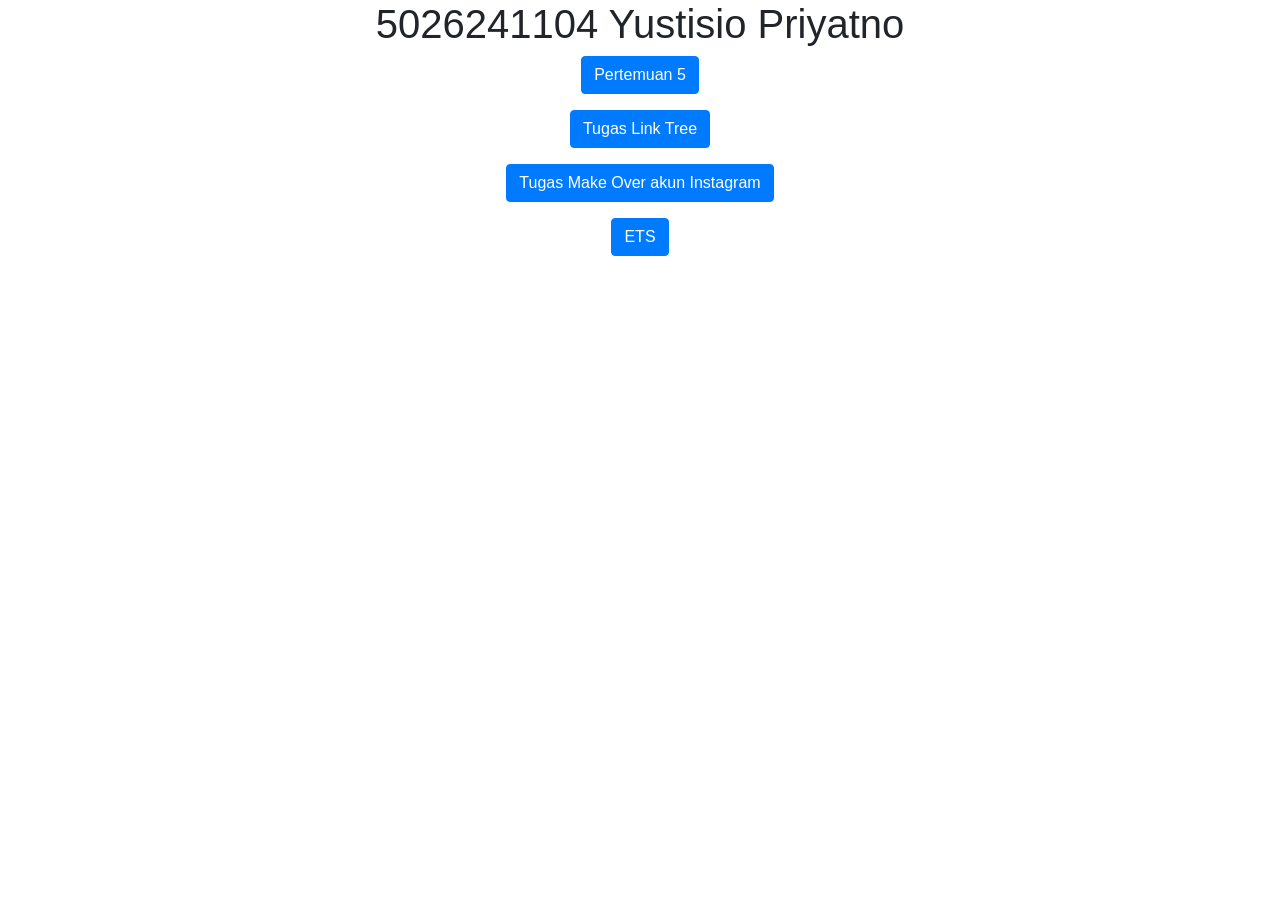
<file: index.html>
<!DOCTYPE html>
<html lang="en">

<head>
    <title>LinkTree PWeb</title>
    <meta charset="utf-8">
    <meta name="viewport" content="width=device-width, initial-scale=1">
    <link rel="stylesheet" href="https://cdn.jsdelivr.net/npm/bootstrap@4.6.2/dist/css/bootstrap.min.css">
    <script src="https://cdn.jsdelivr.net/npm/jquery@3.7.1/dist/jquery.slim.min.js"></script>
    <script src="https://cdn.jsdelivr.net/npm/popper.js@1.16.1/dist/umd/popper.min.js"></script>
    <script src="https://cdn.jsdelivr.net/npm/bootstrap@4.6.2/dist/js/bootstrap.bundle.min.js"></script>
</head>

<body>

    <div class="container">
        <center>
            <h1>5026241104 Yustisio Priyatno</h1>
            <p>
                <a href="pertemuan5.html" target="_blank" class="btn btn-primary">
                    Pertemuan 5
                </a>
            </p>
            <p>
                <a href="linktree.html" target="_blank" class="btn btn-primary">
                    Tugas Link Tree
                </a>
            </p>
            <p>
                <a href="tugas_ets.html" target="_blank" class="btn btn-primary">
                    Tugas Make Over akun Instagram
                </a>
            </p>
            <p>
                <a href="5026241104_YustisioPriyatno.html" target="_blank" class="btn btn-primary">
                    ETS
                </a>
            </p>
        </center>
    </div>

</body>

</html>
</file>
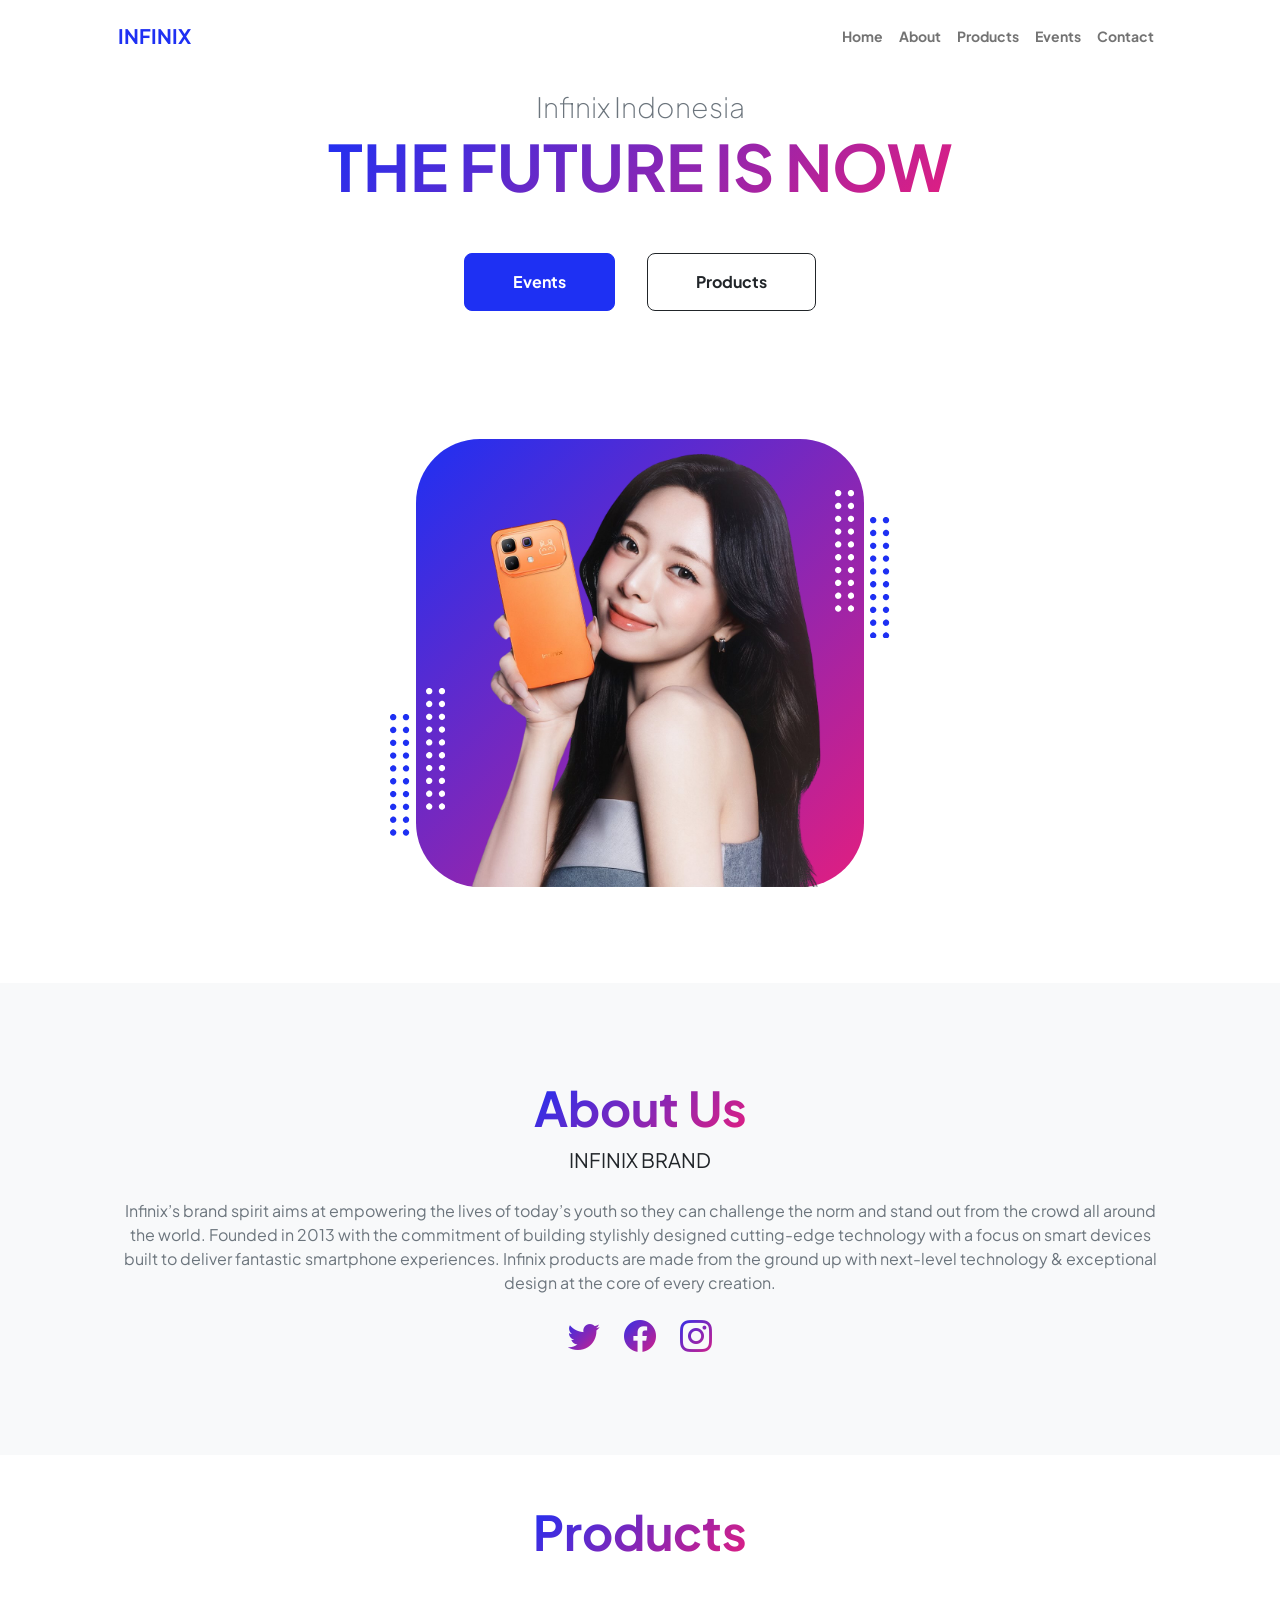
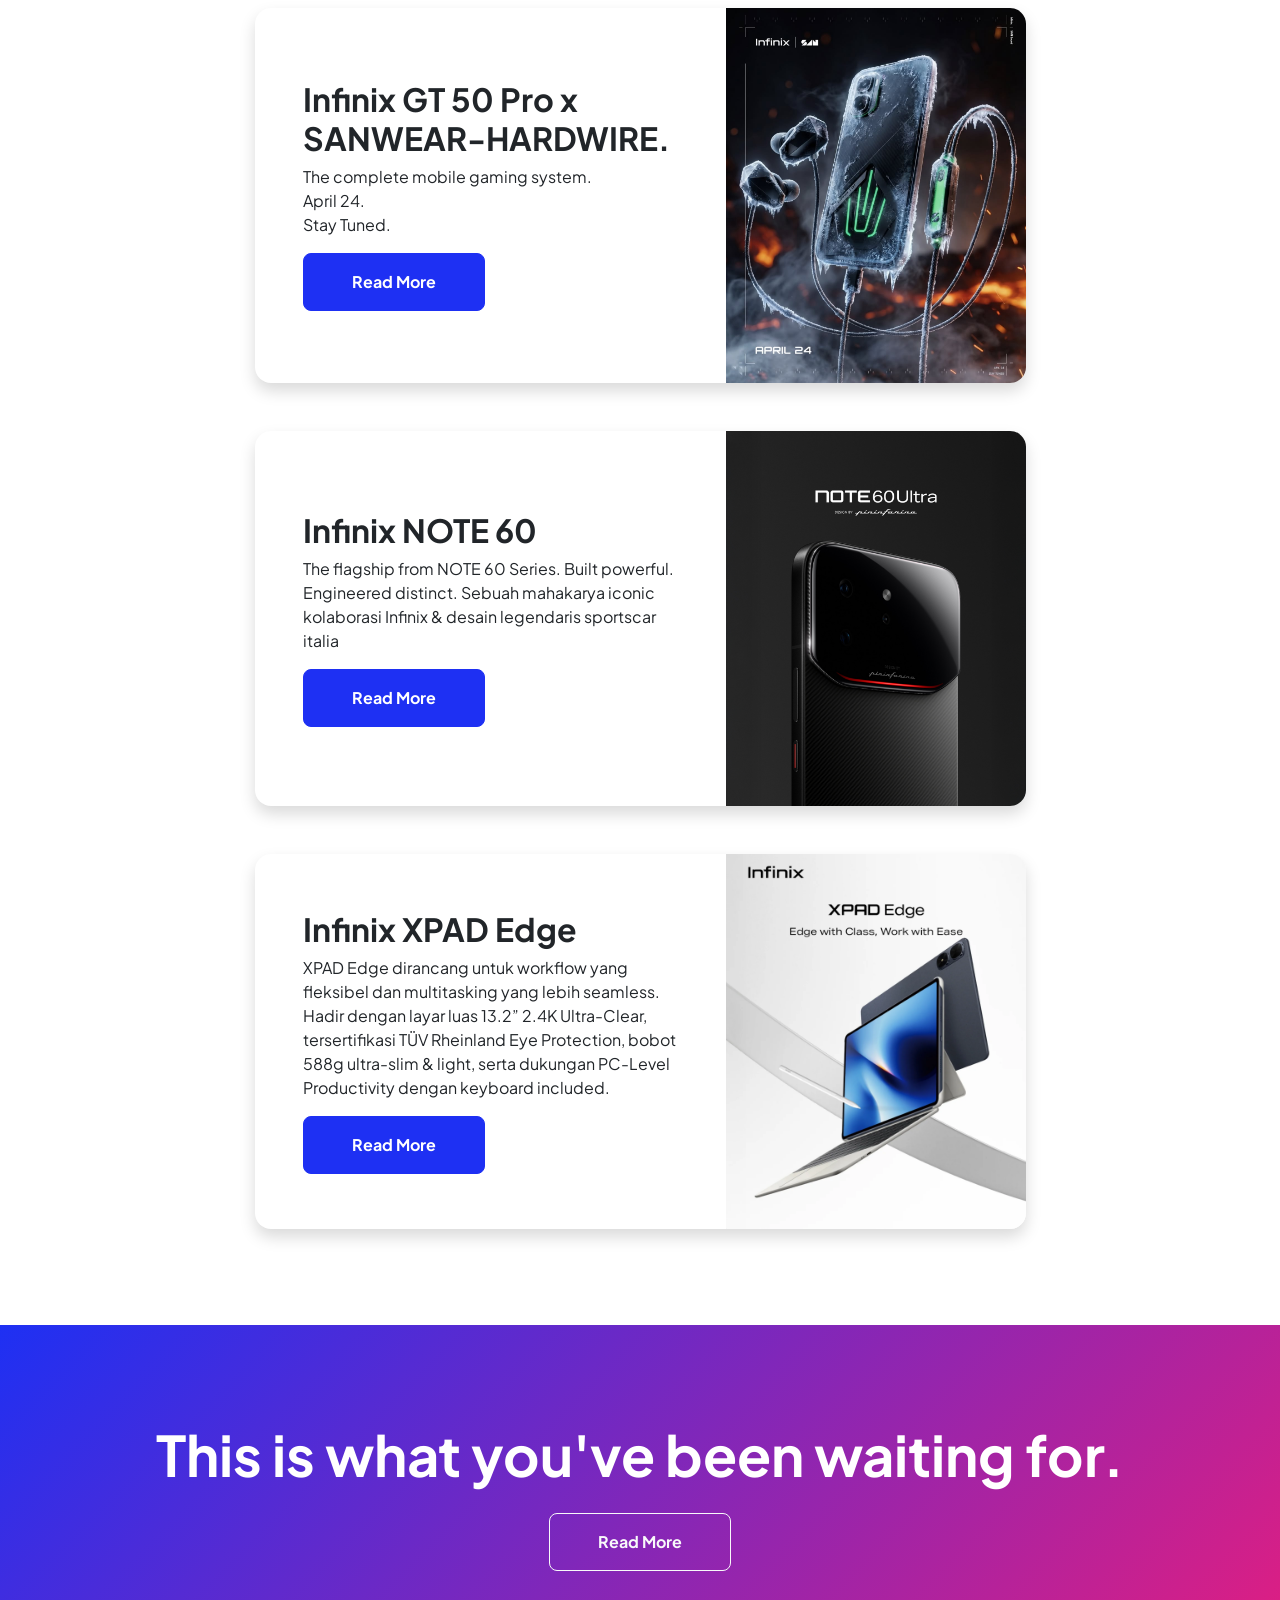
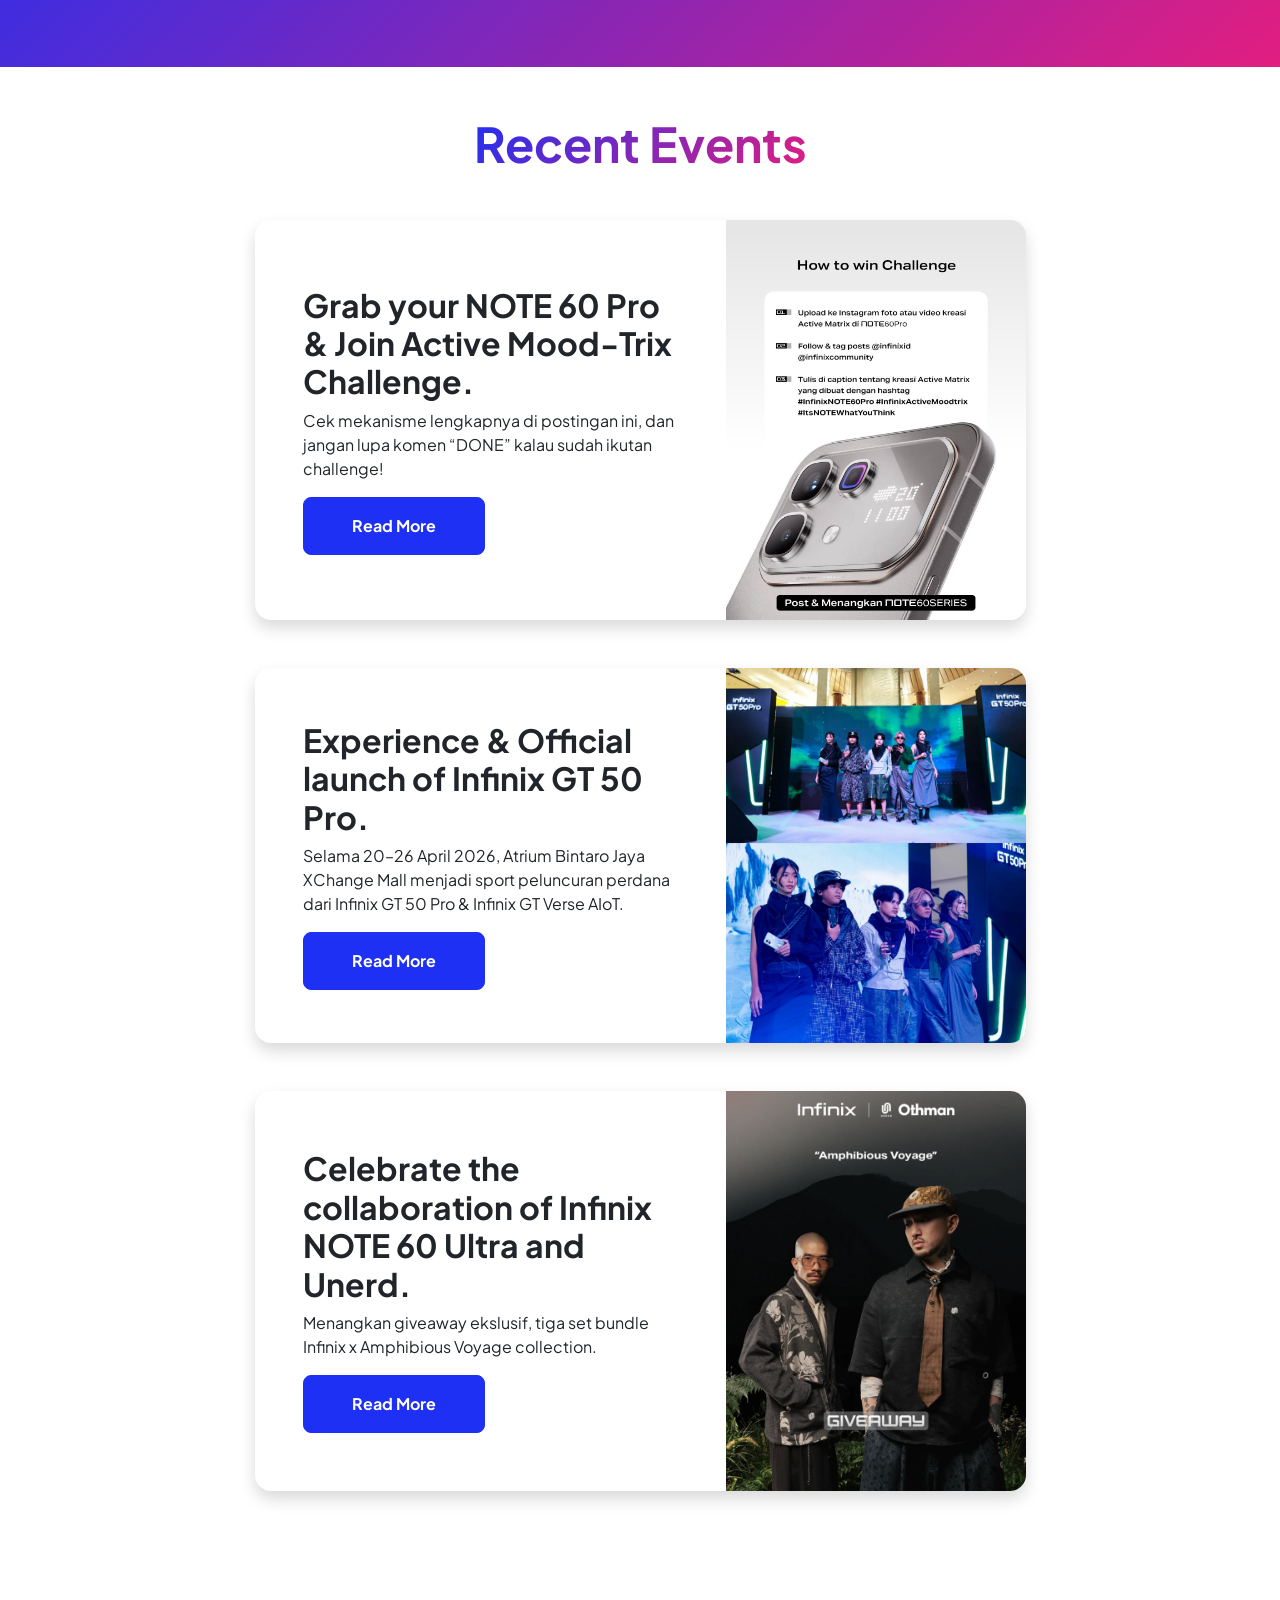
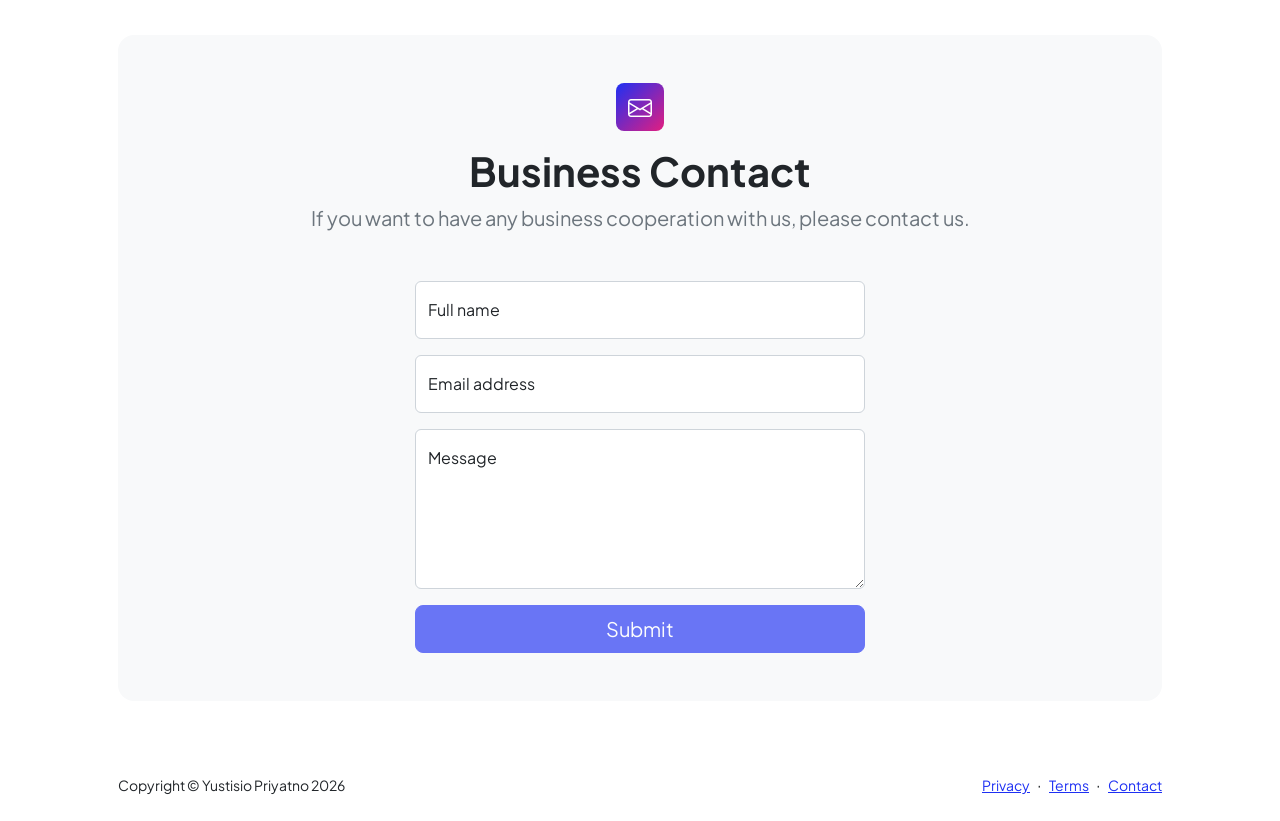
<file: 5026241104_Yustisio Priyatno.html>
<!DOCTYPE html>
<html lang="en">

<head>
    <meta charset="utf-8" />
    <meta name="viewport" content="width=device-width, initial-scale=1, shrink-to-fit=no" />
    <meta name="description" content="" />
    <meta name="author" content="" />
    <title>Infinix</title>
    <!-- Favicon-->
    <link rel="icon" type="image/x-icon" href="assets/img/infinix.webp" />
    <!-- Custom Google font-->
    <link rel="preconnect" href="https://fonts.googleapis.com" />
    <link rel="preconnect" href="https://fonts.gstatic.com" crossorigin />
    <link
        href="https://fonts.googleapis.com/css2?family=Plus+Jakarta+Sans:wght@100;200;300;400;500;600;700;800;900&amp;display=swap"
        rel="stylesheet" />
    <!-- Bootstrap icons-->
    <link href="https://cdn.jsdelivr.net/npm/bootstrap-icons@1.8.1/font/bootstrap-icons.css" rel="stylesheet" />
    <!-- Core theme CSS (includes Bootstrap)-->
    <link href="assets/css/styles_uts.css" rel="stylesheet" />
</head>

<body class="d-flex flex-column h-100 index-page">
    <main class="flex-shrink-0">
        <!-- Navigation-->
        <nav class="navbar navbar-expand-lg navbar-light bg-white py-3 fixed-top">
            <div class="container px-5">
                <a class="navbar-brand" href="https://id.infinixmobility.com/" target="_blank"><span
                        class="fw-bolder text-primary">INFINIX</span></a>
                <button class="navbar-toggler" type="button" data-bs-toggle="collapse"
                    data-bs-target="#navbarSupportedContent" aria-controls="navbarSupportedContent"
                    aria-expanded="false" aria-label="Toggle navigation"><span
                        class="navbar-toggler-icon"></span></button>
                <div class="collapse navbar-collapse" id="navbarSupportedContent">
                    <ul class="navbar-nav ms-auto mb-2 mb-lg-0 small fw-bolder">
                        <li class="nav-item"><a class="nav-link" href="#">Home</a></li>
                        <li class="nav-item"><a class="nav-link" href="#about">About</a></li>
                        <li class="nav-item"><a class="nav-link" href="#products">Products</a></li>
                        <li class="nav-item"><a class="nav-link" href="#events">Events</a></li>
                        <li class="nav-item"><a class="nav-link" href="#contact">Contact</a></li>
                    </ul>
                </div>
            </div>
        </nav>
        <!-- Header-->
        <header class="py-5">
            <div class="container px-5 pb-5">
                <div class="row gx-5 align-items-center">
                    <div class="col-xxl-5">
                        <!-- Header text content-->
                        <div class="text-center text-xxl-start">
                            <div class="badge bg-gradient-primary-to-secondary text-white mb-4">
                            </div>
                            <div class="fs-3 fw-light text-muted">Infinix Indonesia</div>
                            <h1 class="display-3 fw-bolder mb-5"><span class="text-gradient d-inline">THE FUTURE IS
                                    NOW</span></h1>
                            <div
                                class="d-grid gap-3 d-sm-flex justify-content-sm-center justify-content-xxl-start mb-3">
                                <a class="btn btn-primary btn-lg px-5 py-3 me-sm-3 fs-6 fw-bolder"
                                    href="#events">Events</a>
                                <a class="btn btn-outline-dark btn-lg px-5 py-3 fs-6 fw-bolder"
                                    href="#products">Products</a>
                            </div>
                        </div>
                    </div>
                    <div class="col-xxl-7">
                        <!-- Header profile picture-->
                        <div class="d-flex justify-content-center mt-5 mt-xxl-0">
                            <div class="profile bg-gradient-primary-to-secondary">
                                <!-- TIP: For best results, use a photo with a transparent background like the demo example below-->
                                <!-- Watch a tutorial on how to do this on YouTube (link)-->
                                <img class="profile-img" src="assets/img/profile-uts.png" alt="..." />
                                <div class="dots-1">
                                    <!-- SVG Dots-->
                                    <svg version="1.1" xmlns="http://www.w3.org/2000/svg"
                                        xmlns:xlink="http://www.w3.org/1999/xlink" x="0px" y="0px"
                                        viewBox="0 0 191.6 1215.4" style="enable-background: new 0 0 191.6 1215.4"
                                        xml:space="preserve">
                                        <g transform="translate(0.000000,1280.000000) scale(0.100000,-0.100000)">
                                            <path
                                                d="M227.7,12788.6c-105-35-200-141-222-248c-43-206,163-412,369-369c155,32,275,190,260,339c-11,105-90,213-190,262        C383.7,12801.6,289.7,12808.6,227.7,12788.6z">
                                            </path>
                                            <path
                                                d="M1507.7,12788.6c-151-50-253-216-222-362c25-119,136-230,254-255c194-41,395,142,375,339c-11,105-90,213-190,262        C1663.7,12801.6,1569.7,12808.6,1507.7,12788.6z">
                                            </path>
                                            <path
                                                d="M227.7,11508.6c-105-35-200-141-222-248c-43-206,163-412,369-369c155,32,275,190,260,339c-11,105-90,213-190,262        C383.7,11521.6,289.7,11528.6,227.7,11508.6z">
                                            </path>
                                            <path
                                                d="M1507.7,11508.6c-151-50-253-216-222-362c25-119,136-230,254-255c194-41,395,142,375,339c-11,105-90,213-190,262        C1663.7,11521.6,1569.7,11528.6,1507.7,11508.6z">
                                            </path>
                                            <path
                                                d="M227.7,10228.6c-105-35-200-141-222-248c-43-206,163-412,369-369c155,32,275,190,260,339c-11,105-90,213-190,262        C383.7,10241.6,289.7,10248.6,227.7,10228.6z">
                                            </path>
                                            <path
                                                d="M1507.7,10228.6c-105-35-200-141-222-248c-43-206,163-412,369-369c155,32,275,190,260,339c-11,105-90,213-190,262        C1663.7,10241.6,1569.7,10248.6,1507.7,10228.6z">
                                            </path>
                                            <path
                                                d="M227.7,8948.6c-105-35-200-141-222-248c-43-206,163-412,369-369c155,32,275,190,260,339c-11,105-90,213-190,262        C383.7,8961.6,289.7,8968.6,227.7,8948.6z">
                                            </path>
                                            <path
                                                d="M1507.7,8948.6c-105-35-200-141-222-248c-43-206,163-412,369-369c155,32,275,190,260,339c-11,105-90,213-190,262        C1663.7,8961.6,1569.7,8968.6,1507.7,8948.6z">
                                            </path>
                                            <path
                                                d="M227.7,7668.6c-105-35-200-141-222-248c-43-206,163-412,369-369c155,32,275,190,260,339c-11,105-90,213-190,262        C383.7,7681.6,289.7,7688.6,227.7,7668.6z">
                                            </path>
                                            <path
                                                d="M1507.7,7668.6c-105-35-200-141-222-248c-43-206,163-412,369-369c155,32,275,190,260,339c-11,105-90,213-190,262        C1663.7,7681.6,1569.7,7688.6,1507.7,7668.6z">
                                            </path>
                                            <path
                                                d="M227.7,6388.6c-105-35-200-141-222-248c-43-206,163-412,369-369c155,32,275,190,260,339c-11,105-90,213-190,262        C383.7,6401.6,289.7,6408.6,227.7,6388.6z">
                                            </path>
                                            <path
                                                d="M1507.7,6388.6c-105-35-200-141-222-248c-43-206,163-412,369-369c155,32,275,190,260,339c-11,105-90,213-190,262        C1663.7,6401.6,1569.7,6408.6,1507.7,6388.6z">
                                            </path>
                                            <path
                                                d="M227.7,5108.6c-105-35-200-141-222-248c-43-206,163-412,369-369c155,32,275,190,260,339c-11,105-90,213-190,262        C383.7,5121.6,289.7,5128.6,227.7,5108.6z">
                                            </path>
                                            <path
                                                d="M1507.7,5108.6c-105-35-200-141-222-248c-43-206,163-412,369-369c155,32,275,190,260,339c-11,105-90,213-190,262        C1663.7,5121.6,1569.7,5128.6,1507.7,5108.6z">
                                            </path>
                                            <path
                                                d="M227.7,3828.6c-105-35-200-141-222-248c-43-206,163-412,369-369c155,32,275,190,260,339c-11,105-90,213-190,262        C383.7,3841.6,289.7,3848.6,227.7,3828.6z">
                                            </path>
                                            <path
                                                d="M1507.7,3828.6c-105-35-200-141-222-248c-43-206,163-412,369-369c155,32,275,190,260,339c-11,105-90,213-190,262        C1663.7,3841.6,1569.7,3848.6,1507.7,3828.6z">
                                            </path>
                                            <path
                                                d="M227.7,2548.6c-105-35-200-141-222-248c-43-206,163-412,369-369c155,32,275,190,260,339c-11,105-90,213-190,262        C383.7,2561.6,289.7,2568.6,227.7,2548.6z">
                                            </path>
                                            <path
                                                d="M1507.7,2548.6c-105-35-200-141-222-248c-43-206,163-412,369-369c155,32,275,190,260,339c-11,105-90,213-190,262        C1663.7,2561.6,1569.7,2568.6,1507.7,2548.6z">
                                            </path>
                                            <path
                                                d="M227.7,1268.6c-105-35-200-141-222-248c-43-206,163-412,369-369c155,32,275,190,260,339c-11,105-90,213-190,262        C383.7,1281.6,289.7,1288.6,227.7,1268.6z">
                                            </path>
                                            <path
                                                d="M1507.7,1268.6c-105-35-200-141-222-248c-43-206,163-412,369-369c155,32,275,190,260,339c-11,105-90,213-190,262        C1663.7,1281.6,1569.7,1288.6,1507.7,1268.6z">
                                            </path>
                                        </g>
                                    </svg>
                                    <!-- END of SVG dots-->
                                </div>
                                <div class="dots-2">
                                    <!-- SVG Dots-->
                                    <svg version="1.1" xmlns="http://www.w3.org/2000/svg"
                                        xmlns:xlink="http://www.w3.org/1999/xlink" x="0px" y="0px"
                                        viewBox="0 0 191.6 1215.4" style="enable-background: new 0 0 191.6 1215.4"
                                        xml:space="preserve">
                                        <g transform="translate(0.000000,1280.000000) scale(0.100000,-0.100000)">
                                            <path
                                                d="M227.7,12788.6c-105-35-200-141-222-248c-43-206,163-412,369-369c155,32,275,190,260,339c-11,105-90,213-190,262        C383.7,12801.6,289.7,12808.6,227.7,12788.6z">
                                            </path>
                                            <path
                                                d="M1507.7,12788.6c-151-50-253-216-222-362c25-119,136-230,254-255c194-41,395,142,375,339c-11,105-90,213-190,262        C1663.7,12801.6,1569.7,12808.6,1507.7,12788.6z">
                                            </path>
                                            <path
                                                d="M227.7,11508.6c-105-35-200-141-222-248c-43-206,163-412,369-369c155,32,275,190,260,339c-11,105-90,213-190,262        C383.7,11521.6,289.7,11528.6,227.7,11508.6z">
                                            </path>
                                            <path
                                                d="M1507.7,11508.6c-151-50-253-216-222-362c25-119,136-230,254-255c194-41,395,142,375,339c-11,105-90,213-190,262        C1663.7,11521.6,1569.7,11528.6,1507.7,11508.6z">
                                            </path>
                                            <path
                                                d="M227.7,10228.6c-105-35-200-141-222-248c-43-206,163-412,369-369c155,32,275,190,260,339c-11,105-90,213-190,262        C383.7,10241.6,289.7,10248.6,227.7,10228.6z">
                                            </path>
                                            <path
                                                d="M1507.7,10228.6c-105-35-200-141-222-248c-43-206,163-412,369-369c155,32,275,190,260,339c-11,105-90,213-190,262        C1663.7,10241.6,1569.7,10248.6,1507.7,10228.6z">
                                            </path>
                                            <path
                                                d="M227.7,8948.6c-105-35-200-141-222-248c-43-206,163-412,369-369c155,32,275,190,260,339c-11,105-90,213-190,262        C383.7,8961.6,289.7,8968.6,227.7,8948.6z">
                                            </path>
                                            <path
                                                d="M1507.7,8948.6c-105-35-200-141-222-248c-43-206,163-412,369-369c155,32,275,190,260,339c-11,105-90,213-190,262        C1663.7,8961.6,1569.7,8968.6,1507.7,8948.6z">
                                            </path>
                                            <path
                                                d="M227.7,7668.6c-105-35-200-141-222-248c-43-206,163-412,369-369c155,32,275,190,260,339c-11,105-90,213-190,262        C383.7,7681.6,289.7,7688.6,227.7,7668.6z">
                                            </path>
                                            <path
                                                d="M1507.7,7668.6c-105-35-200-141-222-248c-43-206,163-412,369-369c155,32,275,190,260,339c-11,105-90,213-190,262        C1663.7,7681.6,1569.7,7688.6,1507.7,7668.6z">
                                            </path>
                                            <path
                                                d="M227.7,6388.6c-105-35-200-141-222-248c-43-206,163-412,369-369c155,32,275,190,260,339c-11,105-90,213-190,262        C383.7,6401.6,289.7,6408.6,227.7,6388.6z">
                                            </path>
                                            <path
                                                d="M1507.7,6388.6c-105-35-200-141-222-248c-43-206,163-412,369-369c155,32,275,190,260,339c-11,105-90,213-190,262        C1663.7,6401.6,1569.7,6408.6,1507.7,6388.6z">
                                            </path>
                                            <path
                                                d="M227.7,5108.6c-105-35-200-141-222-248c-43-206,163-412,369-369c155,32,275,190,260,339c-11,105-90,213-190,262        C383.7,5121.6,289.7,5128.6,227.7,5108.6z">
                                            </path>
                                            <path
                                                d="M1507.7,5108.6c-105-35-200-141-222-248c-43-206,163-412,369-369c155,32,275,190,260,339c-11,105-90,213-190,262        C1663.7,5121.6,1569.7,5128.6,1507.7,5108.6z">
                                            </path>
                                            <path
                                                d="M227.7,3828.6c-105-35-200-141-222-248c-43-206,163-412,369-369c155,32,275,190,260,339c-11,105-90,213-190,262        C383.7,3841.6,289.7,3848.6,227.7,3828.6z">
                                            </path>
                                            <path
                                                d="M1507.7,3828.6c-105-35-200-141-222-248c-43-206,163-412,369-369c155,32,275,190,260,339c-11,105-90,213-190,262        C1663.7,3841.6,1569.7,3848.6,1507.7,3828.6z">
                                            </path>
                                            <path
                                                d="M227.7,2548.6c-105-35-200-141-222-248c-43-206,163-412,369-369c155,32,275,190,260,339c-11,105-90,213-190,262        C383.7,2561.6,289.7,2568.6,227.7,2548.6z">
                                            </path>
                                            <path
                                                d="M1507.7,2548.6c-105-35-200-141-222-248c-43-206,163-412,369-369c155,32,275,190,260,339c-11,105-90,213-190,262        C1663.7,2561.6,1569.7,2568.6,1507.7,2548.6z">
                                            </path>
                                            <path
                                                d="M227.7,1268.6c-105-35-200-141-222-248c-43-206,163-412,369-369c155,32,275,190,260,339c-11,105-90,213-190,262        C383.7,1281.6,289.7,1288.6,227.7,1268.6z">
                                            </path>
                                            <path
                                                d="M1507.7,1268.6c-105-35-200-141-222-248c-43-206,163-412,369-369c155,32,275,190,260,339c-11,105-90,213-190,262        C1663.7,1281.6,1569.7,1288.6,1507.7,1268.6z">
                                            </path>
                                        </g>
                                    </svg>
                                    <!-- END of SVG dots-->
                                </div>
                                <div class="dots-3">
                                    <!-- SVG Dots-->
                                    <svg version="1.1" xmlns="http://www.w3.org/2000/svg"
                                        xmlns:xlink="http://www.w3.org/1999/xlink" x="0px" y="0px"
                                        viewBox="0 0 191.6 1215.4" style="enable-background: new 0 0 191.6 1215.4"
                                        xml:space="preserve">
                                        <g transform="translate(0.000000,1280.000000) scale(0.100000,-0.100000)">
                                            <path
                                                d="M227.7,12788.6c-105-35-200-141-222-248c-43-206,163-412,369-369c155,32,275,190,260,339c-11,105-90,213-190,262        C383.7,12801.6,289.7,12808.6,227.7,12788.6z">
                                            </path>
                                            <path
                                                d="M1507.7,12788.6c-151-50-253-216-222-362c25-119,136-230,254-255c194-41,395,142,375,339c-11,105-90,213-190,262        C1663.7,12801.6,1569.7,12808.6,1507.7,12788.6z">
                                            </path>
                                            <path
                                                d="M227.7,11508.6c-105-35-200-141-222-248c-43-206,163-412,369-369c155,32,275,190,260,339c-11,105-90,213-190,262        C383.7,11521.6,289.7,11528.6,227.7,11508.6z">
                                            </path>
                                            <path
                                                d="M1507.7,11508.6c-151-50-253-216-222-362c25-119,136-230,254-255c194-41,395,142,375,339c-11,105-90,213-190,262        C1663.7,11521.6,1569.7,11528.6,1507.7,11508.6z">
                                            </path>
                                            <path
                                                d="M227.7,10228.6c-105-35-200-141-222-248c-43-206,163-412,369-369c155,32,275,190,260,339c-11,105-90,213-190,262        C383.7,10241.6,289.7,10248.6,227.7,10228.6z">
                                            </path>
                                            <path
                                                d="M1507.7,10228.6c-105-35-200-141-222-248c-43-206,163-412,369-369c155,32,275,190,260,339c-11,105-90,213-190,262        C1663.7,10241.6,1569.7,10248.6,1507.7,10228.6z">
                                            </path>
                                            <path
                                                d="M227.7,8948.6c-105-35-200-141-222-248c-43-206,163-412,369-369c155,32,275,190,260,339c-11,105-90,213-190,262        C383.7,8961.6,289.7,8968.6,227.7,8948.6z">
                                            </path>
                                            <path
                                                d="M1507.7,8948.6c-105-35-200-141-222-248c-43-206,163-412,369-369c155,32,275,190,260,339c-11,105-90,213-190,262        C1663.7,8961.6,1569.7,8968.6,1507.7,8948.6z">
                                            </path>
                                            <path
                                                d="M227.7,7668.6c-105-35-200-141-222-248c-43-206,163-412,369-369c155,32,275,190,260,339c-11,105-90,213-190,262        C383.7,7681.6,289.7,7688.6,227.7,7668.6z">
                                            </path>
                                            <path
                                                d="M1507.7,7668.6c-105-35-200-141-222-248c-43-206,163-412,369-369c155,32,275,190,260,339c-11,105-90,213-190,262        C1663.7,7681.6,1569.7,7688.6,1507.7,7668.6z">
                                            </path>
                                            <path
                                                d="M227.7,6388.6c-105-35-200-141-222-248c-43-206,163-412,369-369c155,32,275,190,260,339c-11,105-90,213-190,262        C383.7,6401.6,289.7,6408.6,227.7,6388.6z">
                                            </path>
                                            <path
                                                d="M1507.7,6388.6c-105-35-200-141-222-248c-43-206,163-412,369-369c155,32,275,190,260,339c-11,105-90,213-190,262        C1663.7,6401.6,1569.7,6408.6,1507.7,6388.6z">
                                            </path>
                                            <path
                                                d="M227.7,5108.6c-105-35-200-141-222-248c-43-206,163-412,369-369c155,32,275,190,260,339c-11,105-90,213-190,262        C383.7,5121.6,289.7,5128.6,227.7,5108.6z">
                                            </path>
                                            <path
                                                d="M1507.7,5108.6c-105-35-200-141-222-248c-43-206,163-412,369-369c155,32,275,190,260,339c-11,105-90,213-190,262        C1663.7,5121.6,1569.7,5128.6,1507.7,5108.6z">
                                            </path>
                                            <path
                                                d="M227.7,3828.6c-105-35-200-141-222-248c-43-206,163-412,369-369c155,32,275,190,260,339c-11,105-90,213-190,262        C383.7,3841.6,289.7,3848.6,227.7,3828.6z">
                                            </path>
                                            <path
                                                d="M1507.7,3828.6c-105-35-200-141-222-248c-43-206,163-412,369-369c155,32,275,190,260,339c-11,105-90,213-190,262        C1663.7,3841.6,1569.7,3848.6,1507.7,3828.6z">
                                            </path>
                                            <path
                                                d="M227.7,2548.6c-105-35-200-141-222-248c-43-206,163-412,369-369c155,32,275,190,260,339c-11,105-90,213-190,262        C383.7,2561.6,289.7,2568.6,227.7,2548.6z">
                                            </path>
                                            <path
                                                d="M1507.7,2548.6c-105-35-200-141-222-248c-43-206,163-412,369-369c155,32,275,190,260,339c-11,105-90,213-190,262        C1663.7,2561.6,1569.7,2568.6,1507.7,2548.6z">
                                            </path>
                                            <path
                                                d="M227.7,1268.6c-105-35-200-141-222-248c-43-206,163-412,369-369c155,32,275,190,260,339c-11,105-90,213-190,262        C383.7,1281.6,289.7,1288.6,227.7,1268.6z">
                                            </path>
                                            <path
                                                d="M1507.7,1268.6c-105-35-200-141-222-248c-43-206,163-412,369-369c155,32,275,190,260,339c-11,105-90,213-190,262        C1663.7,1281.6,1569.7,1288.6,1507.7,1268.6z">
                                            </path>
                                        </g>
                                    </svg>
                                    <!-- END of SVG dots-->
                                </div>
                                <div class="dots-4">
                                    <!-- SVG Dots-->
                                    <svg version="1.1" xmlns="http://www.w3.org/2000/svg"
                                        xmlns:xlink="http://www.w3.org/1999/xlink" x="0px" y="0px"
                                        viewBox="0 0 191.6 1215.4" style="enable-background: new 0 0 191.6 1215.4"
                                        xml:space="preserve">
                                        <g transform="translate(0.000000,1280.000000) scale(0.100000,-0.100000)">
                                            <path
                                                d="M227.7,12788.6c-105-35-200-141-222-248c-43-206,163-412,369-369c155,32,275,190,260,339c-11,105-90,213-190,262        C383.7,12801.6,289.7,12808.6,227.7,12788.6z">
                                            </path>
                                            <path
                                                d="M1507.7,12788.6c-151-50-253-216-222-362c25-119,136-230,254-255c194-41,395,142,375,339c-11,105-90,213-190,262        C1663.7,12801.6,1569.7,12808.6,1507.7,12788.6z">
                                            </path>
                                            <path
                                                d="M227.7,11508.6c-105-35-200-141-222-248c-43-206,163-412,369-369c155,32,275,190,260,339c-11,105-90,213-190,262        C383.7,11521.6,289.7,11528.6,227.7,11508.6z">
                                            </path>
                                            <path
                                                d="M1507.7,11508.6c-151-50-253-216-222-362c25-119,136-230,254-255c194-41,395,142,375,339c-11,105-90,213-190,262        C1663.7,11521.6,1569.7,11528.6,1507.7,11508.6z">
                                            </path>
                                            <path
                                                d="M227.7,10228.6c-105-35-200-141-222-248c-43-206,163-412,369-369c155,32,275,190,260,339c-11,105-90,213-190,262        C383.7,10241.6,289.7,10248.6,227.7,10228.6z">
                                            </path>
                                            <path
                                                d="M1507.7,10228.6c-105-35-200-141-222-248c-43-206,163-412,369-369c155,32,275,190,260,339c-11,105-90,213-190,262        C1663.7,10241.6,1569.7,10248.6,1507.7,10228.6z">
                                            </path>
                                            <path
                                                d="M227.7,8948.6c-105-35-200-141-222-248c-43-206,163-412,369-369c155,32,275,190,260,339c-11,105-90,213-190,262        C383.7,8961.6,289.7,8968.6,227.7,8948.6z">
                                            </path>
                                            <path
                                                d="M1507.7,8948.6c-105-35-200-141-222-248c-43-206,163-412,369-369c155,32,275,190,260,339c-11,105-90,213-190,262        C1663.7,8961.6,1569.7,8968.6,1507.7,8948.6z">
                                            </path>
                                            <path
                                                d="M227.7,7668.6c-105-35-200-141-222-248c-43-206,163-412,369-369c155,32,275,190,260,339c-11,105-90,213-190,262        C383.7,7681.6,289.7,7688.6,227.7,7668.6z">
                                            </path>
                                            <path
                                                d="M1507.7,7668.6c-105-35-200-141-222-248c-43-206,163-412,369-369c155,32,275,190,260,339c-11,105-90,213-190,262        C1663.7,7681.6,1569.7,7688.6,1507.7,7668.6z">
                                            </path>
                                            <path
                                                d="M227.7,6388.6c-105-35-200-141-222-248c-43-206,163-412,369-369c155,32,275,190,260,339c-11,105-90,213-190,262        C383.7,6401.6,289.7,6408.6,227.7,6388.6z">
                                            </path>
                                            <path
                                                d="M1507.7,6388.6c-105-35-200-141-222-248c-43-206,163-412,369-369c155,32,275,190,260,339c-11,105-90,213-190,262        C1663.7,6401.6,1569.7,6408.6,1507.7,6388.6z">
                                            </path>
                                            <path
                                                d="M227.7,5108.6c-105-35-200-141-222-248c-43-206,163-412,369-369c155,32,275,190,260,339c-11,105-90,213-190,262        C383.7,5121.6,289.7,5128.6,227.7,5108.6z">
                                            </path>
                                            <path
                                                d="M1507.7,5108.6c-105-35-200-141-222-248c-43-206,163-412,369-369c155,32,275,190,260,339c-11,105-90,213-190,262        C1663.7,5121.6,1569.7,5128.6,1507.7,5108.6z">
                                            </path>
                                            <path
                                                d="M227.7,3828.6c-105-35-200-141-222-248c-43-206,163-412,369-369c155,32,275,190,260,339c-11,105-90,213-190,262        C383.7,3841.6,289.7,3848.6,227.7,3828.6z">
                                            </path>
                                            <path
                                                d="M1507.7,3828.6c-105-35-200-141-222-248c-43-206,163-412,369-369c155,32,275,190,260,339c-11,105-90,213-190,262        C1663.7,3841.6,1569.7,3848.6,1507.7,3828.6z">
                                            </path>
                                            <path
                                                d="M227.7,2548.6c-105-35-200-141-222-248c-43-206,163-412,369-369c155,32,275,190,260,339c-11,105-90,213-190,262        C383.7,2561.6,289.7,2568.6,227.7,2548.6z">
                                            </path>
                                            <path
                                                d="M1507.7,2548.6c-105-35-200-141-222-248c-43-206,163-412,369-369c155,32,275,190,260,339c-11,105-90,213-190,262        C1663.7,2561.6,1569.7,2568.6,1507.7,2548.6z">
                                            </path>
                                            <path
                                                d="M227.7,1268.6c-105-35-200-141-222-248c-43-206,163-412,369-369c155,32,275,190,260,339c-11,105-90,213-190,262        C383.7,1281.6,289.7,1288.6,227.7,1268.6z">
                                            </path>
                                            <path
                                                d="M1507.7,1268.6c-105-35-200-141-222-248c-43-206,163-412,369-369c155,32,275,190,260,339c-11,105-90,213-190,262        C1663.7,1281.6,1569.7,1288.6,1507.7,1268.6z">
                                            </path>
                                        </g>
                                    </svg>
                                    <!-- END of SVG dots-->
                                </div>
                            </div>
                        </div>
                    </div>
                </div>
            </div>
        </header>
        <!-- About Section-->
        <section class="bg-light py-5" id="about">
            <div class="container px-5">
                <div class="row gx-5 justify-content-center">
                    <div class="col-xxl-8">
                        <div class="text-center my-5">
                            <h2 class="display-5 fw-bolder"><span class="text-gradient d-inline">About Us</span></h2>
                            <p class="lead fw-light mb-4"><b>INFINIX BRAND</b></p>
                            <p class="text-muted">Infinix’s brand spirit aims at empowering the lives of today’s youth
                                so they can challenge the norm and stand out from the crowd all around the world.
                                Founded in 2013 with the commitment of building stylishly designed cutting-edge
                                technology with a focus on smart devices built to deliver fantastic smartphone
                                experiences. Infinix products are made from the ground up with next-level technology &
                                exceptional design at the core of every creation.</p>
                            <div class="d-flex justify-content-center fs-2 gap-4">
                                <a class="text-gradient" href="https://x.com/InfinixIndo" target="_blank"><i
                                        class="bi bi-twitter"></i></a>
                                <a class="text-gradient" href="https://web.facebook.com/InfinixIndonesia?_rdc=1&_rdr#"
                                    target="_blank"><i class="bi bi-facebook"></i></a>
                                <a class="text-gradient" href="https://www.instagram.com/infinixid/" target="_blank"><i
                                        class="bi bi-instagram"></i></a>
                            </div>
                        </div>
                    </div>
                </div>
            </div>
        </section>
        <!-- Products Section-->
        <section class="py-5" id="products">
            <div class="container px-5 mb-5">
                <div class="text-center mb-5">
                    <h1 class="display-5 fw-bolder mb-0"><span class="text-gradient d-inline">Products</span></h1>
                </div>
                <div class="row gx-5 justify-content-center">
                    <div class="col-lg-11 col-xl-9 col-xxl-8">
                        <!-- Project Card 1-->
                        <div class="card overflow-hidden shadow rounded-4 border-0 mb-5">
                            <div class="card-body p-0">
                                <div class="d-flex align-items-center">
                                    <div class="p-5">
                                        <h2 class="fw-bolder">Infinix GT 50 Pro x SANWEAR-HARDWIRE.</h2>
                                        <p>The complete mobile gaming system. <br>April 24.<br>
                                            Stay Tuned.
                                        </p>
                                        <a class="btn btn-primary btn-lg px-5 py-3 me-sm-3 fs-6 fw-bolder"
                                            href="https://www.instagram.com/p/DXbMA6LCJrT/"
                                            target="_blank">Read More</a>
                                    </div>
                                    <img class="img-fluid" src="assets/img/portfolio/hp1.jpg" alt="..." width="300px"
                                        height="400px" />
                                </div>
                            </div>
                        </div>
                        <!-- Project Card 2-->
                        <div class="card overflow-hidden shadow rounded-4 border-0 mb-5">
                            <div class="card-body p-0">
                                <div class="d-flex align-items-center">
                                    <div class="p-5">
                                        <h2 class="fw-bolder">Infinix NOTE 60</h2>
                                        <p>The flagship from NOTE 60 Series. Built powerful. Engineered distinct. Sebuah
                                            mahakarya iconic kolaborasi Infinix & desain legendaris sportscar italia</p>
                                        <a class="btn btn-primary btn-lg px-5 py-3 me-sm-3 fs-6 fw-bolder"
                                            href="https://www.instagram.com/p/DXJM1EQGdS8/?img_index=1"
                                            target="_blank">Read
                                            More</a>
                                    </div>
                                    <img class="img-fluid" src="assets/img/portfolio/hp3.jpg" alt="..." width="300px"
                                        height="400px" />
                                </div>
                            </div>
                        </div>
                        <!-- Project Card 3-->
                        <div class="card overflow-hidden shadow rounded-4 border-0">
                            <div class="card-body p-0">
                                <div class="d-flex align-items-center">
                                    <div class="p-5">
                                        <h2 class="fw-bolder">Infinix XPAD Edge</h2>
                                        <p>XPAD Edge dirancang untuk workflow yang fleksibel dan multitasking yang lebih
                                            seamless. Hadir dengan layar luas 13.2” 2.4K Ultra-Clear, tersertifikasi TÜV
                                            Rheinland Eye Protection, bobot 588g ultra-slim & light, serta dukungan
                                            PC-Level Productivity dengan keyboard included.</p>
                                        <a class="btn btn-primary btn-lg px-5 py-3 me-sm-3 fs-6 fw-bolder"
                                            href="http://instagram.com/p/DTrqxPwkpGa/?img_index=1"
                                            target="_blank">Read More</a>
                                    </div>
                                    <img class="img-fluid" src="assets/img/portfolio/hp4.webp" alt="..." width="300px"
                                        height="400px" />
                                </div>
                            </div>
                        </div>
                    </div>
                </div>
            </div>
        </section>
        <!-- Call to action section-->
        <section class="py-5 bg-gradient-primary-to-secondary text-white">
            <div class="container px-5 my-5">
                <div class="text-center">
                    <h2 class="display-4 fw-bolder mb-4">This is what you've been waiting for.</h2>
                    <a class="btn btn-outline-light btn-lg px-5 py-3 fs-6 fw-bolder"
                        href="https://www.instagram.com/p/DXGfca_D7J2/" target="_blank">Read More</a>
                </div>
            </div>
        </section>
        <!-- Events Section-->
        <section class="py-5" id="events">
            <div class="container px-5 mb-5">
                <div class="text-center mb-5">
                    <h1 class="display-5 fw-bolder mb-0"><span class="text-gradient d-inline">Recent Events</span></h1>
                </div>
                <div class="row gx-5 justify-content-center">
                    <div class="col-lg-11 col-xl-9 col-xxl-8">
                        <!-- Events Card 1-->
                        <div class="card overflow-hidden shadow rounded-4 border-0 mb-5">
                            <div class="card-body p-0">
                                <div class="d-flex align-items-center">
                                    <div class="p-5">
                                        <h2 class="fw-bolder">Grab your NOTE 60 Pro & Join Active Mood-Trix Challenge.
                                        </h2>
                                        <p>
                                            Cek mekanisme lengkapnya di postingan ini, dan jangan lupa komen “DONE”
                                            kalau sudah ikutan challenge!
                                        </p>
                                        <a class="btn btn-primary btn-lg px-5 py-3 me-sm-3 fs-6 fw-bolder"
                                            href="https://www.instagram.com/p/DWjMcyxlNQJ/?img_index=3"
                                            target="_blank">Read More</a>
                                    </div>
                                    <img class="img-fluid" src="assets/img/blog/blog1.jpg" alt="..." width="300px"
                                        height="400px" />
                                </div>
                            </div>
                        </div>
                        <!-- Events Card 2-->
                        <div class="card overflow-hidden shadow rounded-4 border-0 mb-5">
                            <div class="card-body p-0">
                                <div class="d-flex align-items-center">
                                    <div class="p-5">
                                        <h2 class="fw-bolder">Experience & Official
                                            launch of Infinix GT 50 Pro.
                                        </h2>
                                        <p>Selama 20–26 April 2026, Atrium Bintaro Jaya XChange Mall menjadi sport
                                            peluncuran perdana dari Infinix GT 50 Pro & Infinix GT Verse AIoT.
                                        </p>
                                        <a class="btn btn-primary btn-lg px-5 py-3 me-sm-3 fs-6 fw-bolder"
                                            href="https://www.instagram.com/p/DXvfO6tFLLe/?img_index=9"
                                            target="_blank">Read More</a>
                                    </div>
                                    <img class="img-fluid" src="assets/img/blog/blog2.webp" alt="..." width="300px"
                                        height="400px" />
                                </div>
                            </div>
                        </div>
                        <!-- Events Card 3-->
                        <div class="card overflow-hidden shadow rounded-4 border-0">
                            <div class="card-body p-0">
                                <div class="d-flex align-items-center">
                                    <div class="p-5">
                                        <h2 class="fw-bolder">Celebrate the collaboration of Infinix NOTE 60 Ultra and
                                            Unerd.
                                        </h2>
                                        <p>Menangkan giveaway ekslusif, tiga set bundle Infinix x Amphibious Voyage
                                            collection.
                                        </p>
                                        <a class="btn btn-primary btn-lg px-5 py-3 me-sm-3 fs-6 fw-bolder"
                                            href="https://www.instagram.com/p/DVvOeg_lFXD/?img_index=3"
                                            target="_blank">Read More</a>
                                    </div>
                                    <img class="img-fluid" src="assets/img/blog/blog3.webp" alt="..." width="300px"
                                        height="400px" />
                                </div>
                            </div>
                        </div>

                    </div>
                </div>
            </div>
        </section>
    </main>
    <!-- Page content-->
    <section class="py-5" id="contact">
        <div class="container px-5">
            <!-- Contact form-->
            <div class="bg-light rounded-4 py-5 px-4 px-md-5">
                <div class="text-center mb-5">
                    <div class="feature bg-primary bg-gradient-primary-to-secondary text-white rounded-3 mb-3"><i
                            class="bi bi-envelope"></i></div>
                    <h1 class="fw-bolder">Business Contact</h1>
                    <p class="lead fw-normal text-muted mb-0">If you want to have any business cooperation with us,
                        please contact us.</p>
                </div>
                <div class="row gx-5 justify-content-center">
                    <div class="col-lg-8 col-xl-6">
                        <!-- * * * * * * * * * * * * * * *-->
                        <!-- * * SB Forms Contact Form * *-->
                        <!-- * * * * * * * * * * * * * * *-->
                        <!-- This form is pre-integrated with SB Forms.-->
                        <!-- To make this form functional, sign up at-->
                        <!-- https://startbootstrap.com/solution/contact-forms-->
                        <!-- to get an API token!-->
                        <form id="contactForm" data-sb-form-api-token="API_TOKEN">
                            <!-- Name input-->
                            <div class="form-floating mb-3">
                                <input class="form-control" id="name" type="text" placeholder="Enter your name..."
                                    data-sb-validations="required" />
                                <label for="name">Full name</label>
                                <div class="invalid-feedback" data-sb-feedback="name:required">A name is required.</div>
                            </div>
                            <!-- Email address input-->
                            <div class="form-floating mb-3">
                                <input class="form-control" id="email" type="email" placeholder="name@example.com"
                                    data-sb-validations="required,email" />
                                <label for="email">Email address</label>
                                <div class="invalid-feedback" data-sb-feedback="email:required">An email is required.
                                </div>
                                <div class="invalid-feedback" data-sb-feedback="email:email">Email is not valid.</div>
                            </div>
                            <!-- Message input-->
                            <div class="form-floating mb-3">
                                <textarea class="form-control" id="message" type="text"
                                    placeholder="Enter your message here..." style="height: 10rem"
                                    data-sb-validations="required"></textarea>
                                <label for="message">Message</label>
                                <div class="invalid-feedback" data-sb-feedback="message:required">A message is required.
                                </div>
                            </div>
                            <!-- Submit success message-->
                            <!---->
                            <!-- This is what your users will see when the form-->
                            <!-- has successfully submitted-->
                            <div class="d-none" id="submitSuccessMessage">
                                <div class="text-center mb-3">
                                    <div class="fw-bolder">Form submission successful!</div>
                                    To activate this form, sign up at
                                    <br />
                                    <a
                                        href="https://startbootstrap.com/solution/contact-forms">https://startbootstrap.com/solution/contact-forms</a>
                                </div>
                            </div>
                            <!-- Submit error message-->
                            <!---->
                            <!-- This is what your users will see when there is-->
                            <!-- an error submitting the form-->
                            <div class="d-none" id="submitErrorMessage">
                                <div class="text-center text-danger mb-3">Error sending message!</div>
                            </div>
                            <!-- Submit Button-->
                            <div class="d-grid"><button class="btn btn-primary btn-lg disabled" id="submitButton"
                                    type="submit">Submit</button></div>
                        </form>
                    </div>
                </div>
            </div>
        </div>
    </section>
    <!-- Footer-->
    <footer class="bg-white py-4 mt-auto">
        <div class="container px-5">
            <div class="row align-items-center justify-content-between flex-column flex-sm-row">
                <div class="col-auto">
                    <div class="small m-0">Copyright &copy; Yustisio Priyatno 2026</div>
                </div>
                <div class="col-auto">
                    <a class="small" href="https://id.infinixmobility.com/privacypolicy" target="_blank">Privacy</a>
                    <span class="mx-1">&middot;</span>
                    <a class="small" href="https://id.infinixmobility.com/termsuse" target="_blank">Terms</a>
                    <span class="mx-1">&middot;</span>
                    <a class="small" href="#contact">Contact</a>
                </div>
            </div>
        </div>
    </footer>
    <!-- Bootstrap core JS-->
    <script src="https://cdn.jsdelivr.net/npm/bootstrap@5.2.3/dist/js/bootstrap.bundle.min.js"></script>
    <!-- Core theme JS-->
    <script src="assets/js/scripts.js"></script>
</body>

</html>
</file>
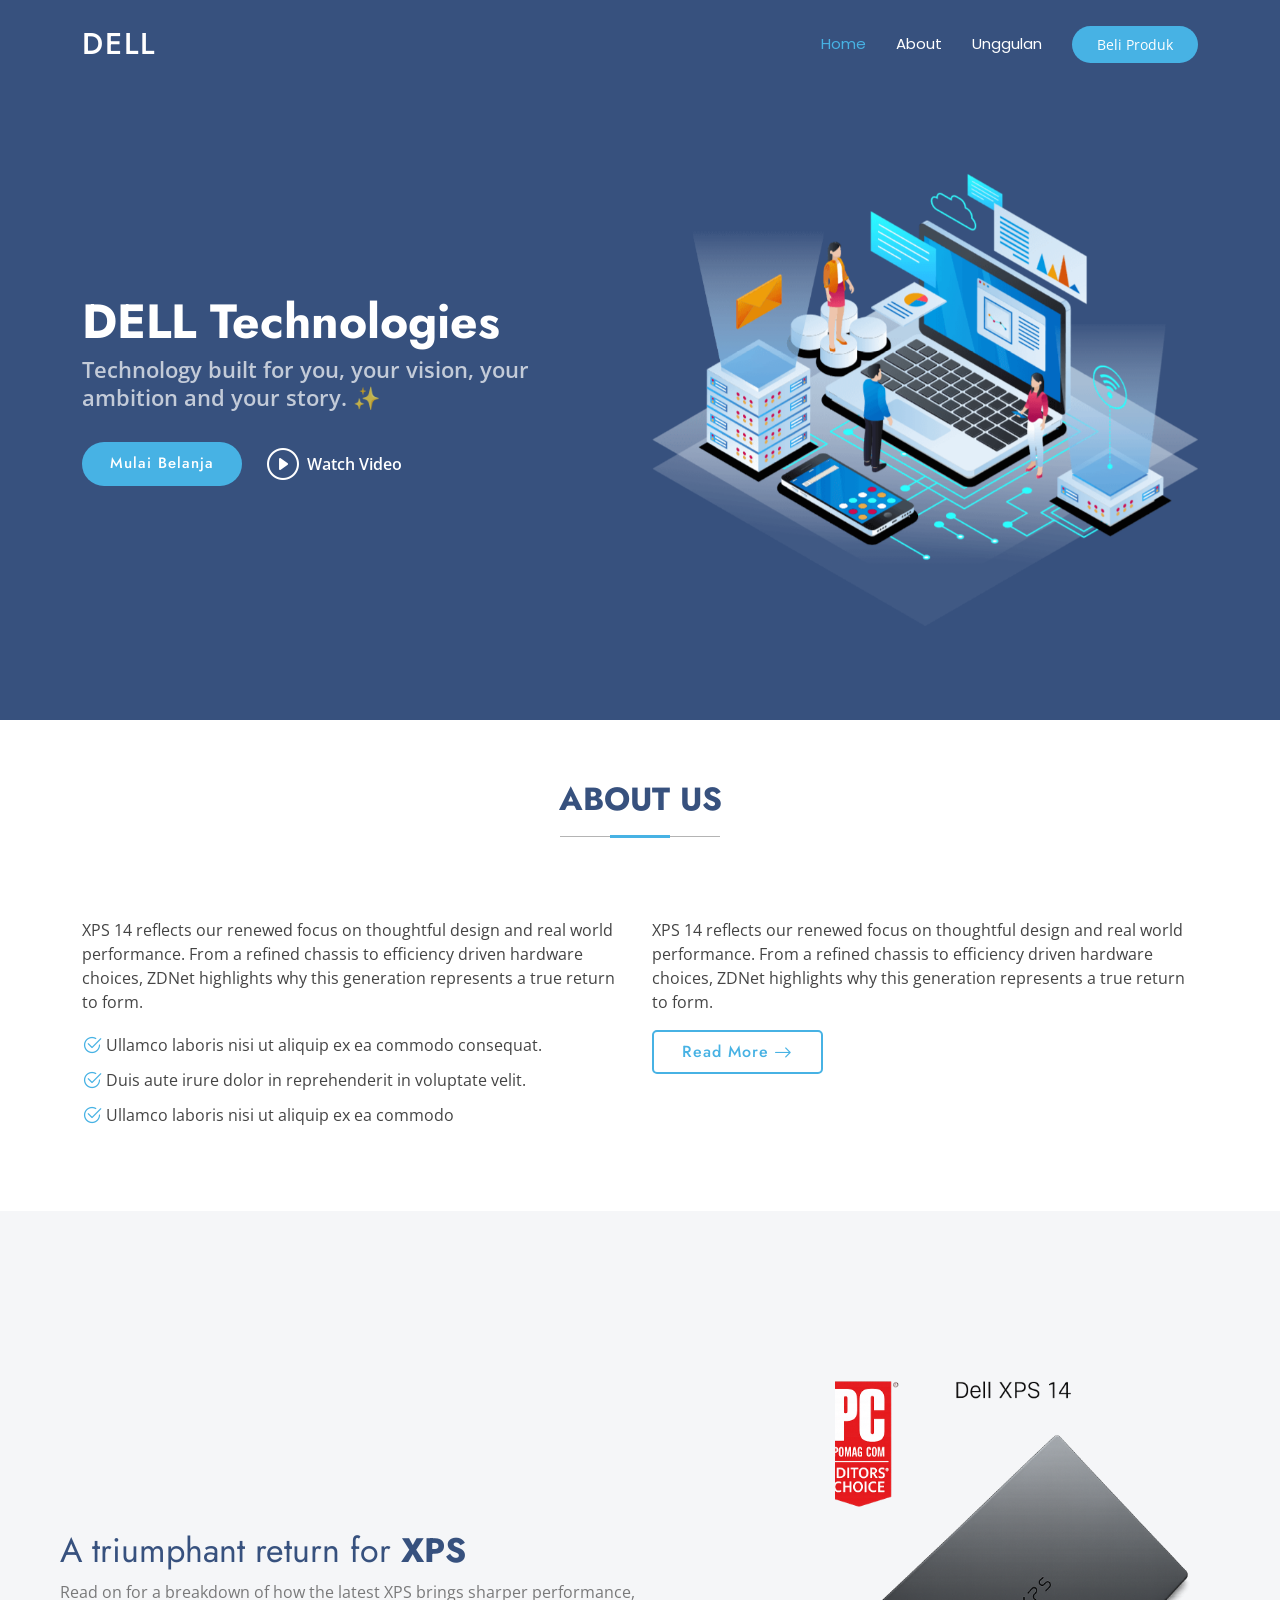
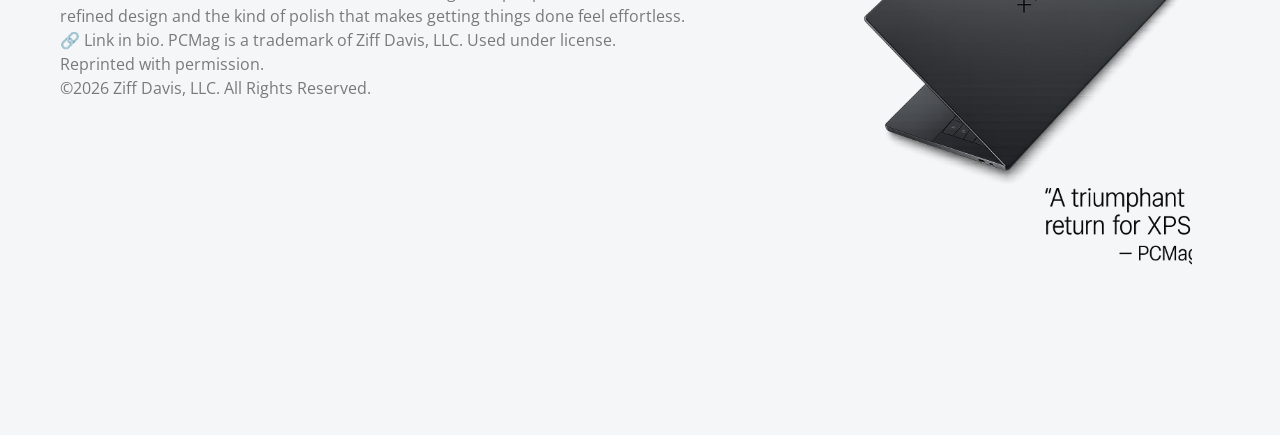
<file: pertemuan5.html>
<!DOCTYPE html>
<html lang="en">

<head>
    <meta charset="utf-8">
    <meta content="width=device-width, initial-scale=1.0" name="viewport">
    <title>DELL Technologies</title>
    <meta name="description" content="">
    <meta name="keywords" content="">

    <!-- Favicons -->
    <link href="assets/img/favicon.png" rel="icon">
    <link href="assets/img/apple-touch-icon.png" rel="apple-touch-icon">

    <!-- Fonts -->
    <link href="https://fonts.googleapis.com" rel="preconnect">
    <link href="https://fonts.gstatic.com" rel="preconnect" crossorigin>
    <link
        href="https://fonts.googleapis.com/css2?family=Open+Sans:ital,wght@0,300;0,400;0,500;0,600;0,700;0,800;1,300;1,400;1,500;1,600;1,700;1,800&family=Poppins:ital,wght@0,100;0,200;0,300;0,400;0,500;0,600;0,700;0,800;0,900;1,100;1,200;1,300;1,400;1,500;1,600;1,700;1,800;1,900&family=Jost:ital,wght@0,100;0,200;0,300;0,400;0,500;0,600;0,700;0,800;0,900;1,100;1,200;1,300;1,400;1,500;1,600;1,700;1,800;1,900&display=swap"
        rel="stylesheet">

    <!-- Vendor CSS Files -->
    <link href="assets/vendor/bootstrap/css/bootstrap.min.css" rel="stylesheet">
    <link href="assets/vendor/bootstrap-icons/bootstrap-icons.css" rel="stylesheet">
    <link href="assets/vendor/aos/aos.css" rel="stylesheet">
    <link href="assets/vendor/glightbox/css/glightbox.min.css" rel="stylesheet">
    <link href="assets/vendor/swiper/swiper-bundle.min.css" rel="stylesheet">

    <!-- Main CSS File -->
    <link href="assets/css/main.css" rel="stylesheet">

    <!-- =======================================================
  * Template Name: Arsha
  * Template URL: https://bootstrapmade.com/arsha-free-bootstrap-html-template-corporate/
  * Updated: Feb 22 2025 with Bootstrap v5.3.3
  * Author: BootstrapMade.com
  * License: https://bootstrapmade.com/license/
  ======================================================== -->
</head>

<body class="index-page">
    <header id="header" class="header d-flex align-items-center fixed-top">
        <div class="container-fluid container-xl position-relative d-flex align-items-center">

            <a href="index.html" class="logo d-flex align-items-center me-auto">
                <!-- Uncomment the line below if you also wish to use an image logo -->
                <!-- <img src="assets/img/logo.webp" alt=""> -->
                <h1 class="sitename">DELL</h1>
            </a>

            <nav id="navmenu" class="navmenu">
                <ul>
                    <li><a href="#hero" class="active">Home</a></li>
                    <li><a href="#about">About</a></li>
                    <li><a href="#unggulan">Unggulan</a></li>
                </ul>
                <i class="mobile-nav-toggle d-xl-none bi bi-list"></i>
            </nav>

            <a class="btn-getstarted" href="#about">Beli Produk</a>

        </div>
    </header>

    <main class="main">
        <!-- Hero Section -->
        <section id="hero" class="hero section dark-background">

            <div class="container">
                <div class="row gy-4">
                    <div class="col-lg-6 order-2 order-lg-1 d-flex flex-column justify-content-center"
                        data-aos="zoom-out">
                        <h1>DELL Technologies</h1>
                        <p>Technology built for you, your vision, your ambition and your story. ✨</p>
                        <div class="d-flex">
                            <a href="#about" class="btn-get-started">Mulai Belanja</a>
                            <a href="https://www.youtube.com/watch?v=XXSUFVsfFEI"
                                class="glightbox btn-watch-video d-flex align-items-center"><i
                                    class="bi bi-play-circle"></i><span>Watch Video</span></a>
                        </div>
                    </div>
                    <div class="col-lg-6 order-1 order-lg-2 hero-img" data-aos="zoom-out" data-aos-delay="200">
                        <img src="assets/img/hero-img.png" class="img-fluid animated" alt="">
                    </div>
                </div>
            </div>

        </section>
        <!-- /Hero Section -->

        <!-- About Section -->
        <section id="about" class="about section">

            <!-- Section Title -->
            <div class="container section-title" data-aos="fade-up">
                <h2>About Us</h2>
            </div><!-- End Section Title -->

            <div class="container">

                <div class="row gy-4">

                    <div class="col-lg-6 content" data-aos="fade-up" data-aos-delay="100">
                        <p>
                            XPS 14 reflects our renewed focus on thoughtful design and real world performance. From a
                            refined chassis to efficiency driven hardware choices, ZDNet highlights why this generation
                            represents a true return to form.
                        </p>
                        <ul>
                            <li><i class="bi bi-check2-circle"></i> <span>Ullamco laboris nisi ut aliquip ex ea commodo
                                    consequat.</span></li>
                            <li><i class="bi bi-check2-circle"></i> <span>Duis aute irure dolor in reprehenderit in
                                    voluptate velit.</span></li>
                            <li><i class="bi bi-check2-circle"></i> <span>Ullamco laboris nisi ut aliquip ex ea
                                    commodo</span></li>
                        </ul>
                    </div>

                    <div class="col-lg-6" data-aos="fade-up" data-aos-delay="200">
                        <p>
                            XPS 14 reflects our renewed focus on thoughtful design and real world performance. From a
                            refined chassis to efficiency driven hardware choices, ZDNet highlights why this generation
                            represents a true return to form.
                        </p>
                        <a href="#" class="read-more"><span>Read More</span><i class="bi bi-arrow-right"></i></a>
                    </div>

                </div>

            </div>

        </section>
        <!-- /About Section -->
        <!-- unggulan Section -->
        <section id="unggulan" class="section why-us light-background" data-builder="section">

            <div class="container-fluid">

                <div class="row gy-4">

                    <div class="col-lg-7 d-flex flex-column justify-content-center order-2 order-lg-1">

                        <div class="content px-xl-5" data-aos="fade-up" data-aos-delay="100">
                            <h3><span>A triumphant return for </span><strong>XPS</strong></h3>
                            <p>
                                Read on for a breakdown of how the latest XPS brings sharper performance, refined design
                                and the kind of polish that makes getting things done feel effortless. 🔗 Link in bio.

                                PCMag is a trademark of Ziff Davis, LLC. Used under license. Reprinted with permission.
                                <br>©️2026 Ziff Davis, LLC. All Rights Reserved.
                            </p>
                        </div>

                    </div>

                    <div class="col-lg-5 order-1 order-lg-2 why-us-img">
                        <img src="assets/img/Dell.png" class="img-fluid" alt="" data-aos="zoom-in"
                            data-aos-delay="100">
                    </div>
                </div>

            </div>

        </section>
        <!-- /unggulan Section -->
    </main>
    <!-- Scroll Top -->
    <a href="#" id="scroll-top" class="scroll-top d-flex align-items-center justify-content-center"><i
            class="bi bi-arrow-up-short"></i></a>

    <!-- Preloader -->
    <div id="preloader"></div>

    <!-- Vendor JS Files -->
    <script src="assets/vendor/bootstrap/js/bootstrap.bundle.min.js"></script>
    <script src="assets/vendor/php-email-form/validate.js"></script>
    <script src="assets/vendor/aos/aos.js"></script>
    <script src="assets/vendor/glightbox/js/glightbox.min.js"></script>
    <script src="assets/vendor/swiper/swiper-bundle.min.js"></script>
    <script src="assets/vendor/waypoints/noframework.waypoints.js"></script>
    <script src="assets/vendor/imagesloaded/imagesloaded.pkgd.min.js"></script>
    <script src="assets/vendor/isotope-layout/isotope.pkgd.min.js"></script>

    <!-- Main JS File -->
    <script src="assets/js/main.js"></script>

</body>

</html>
</file>
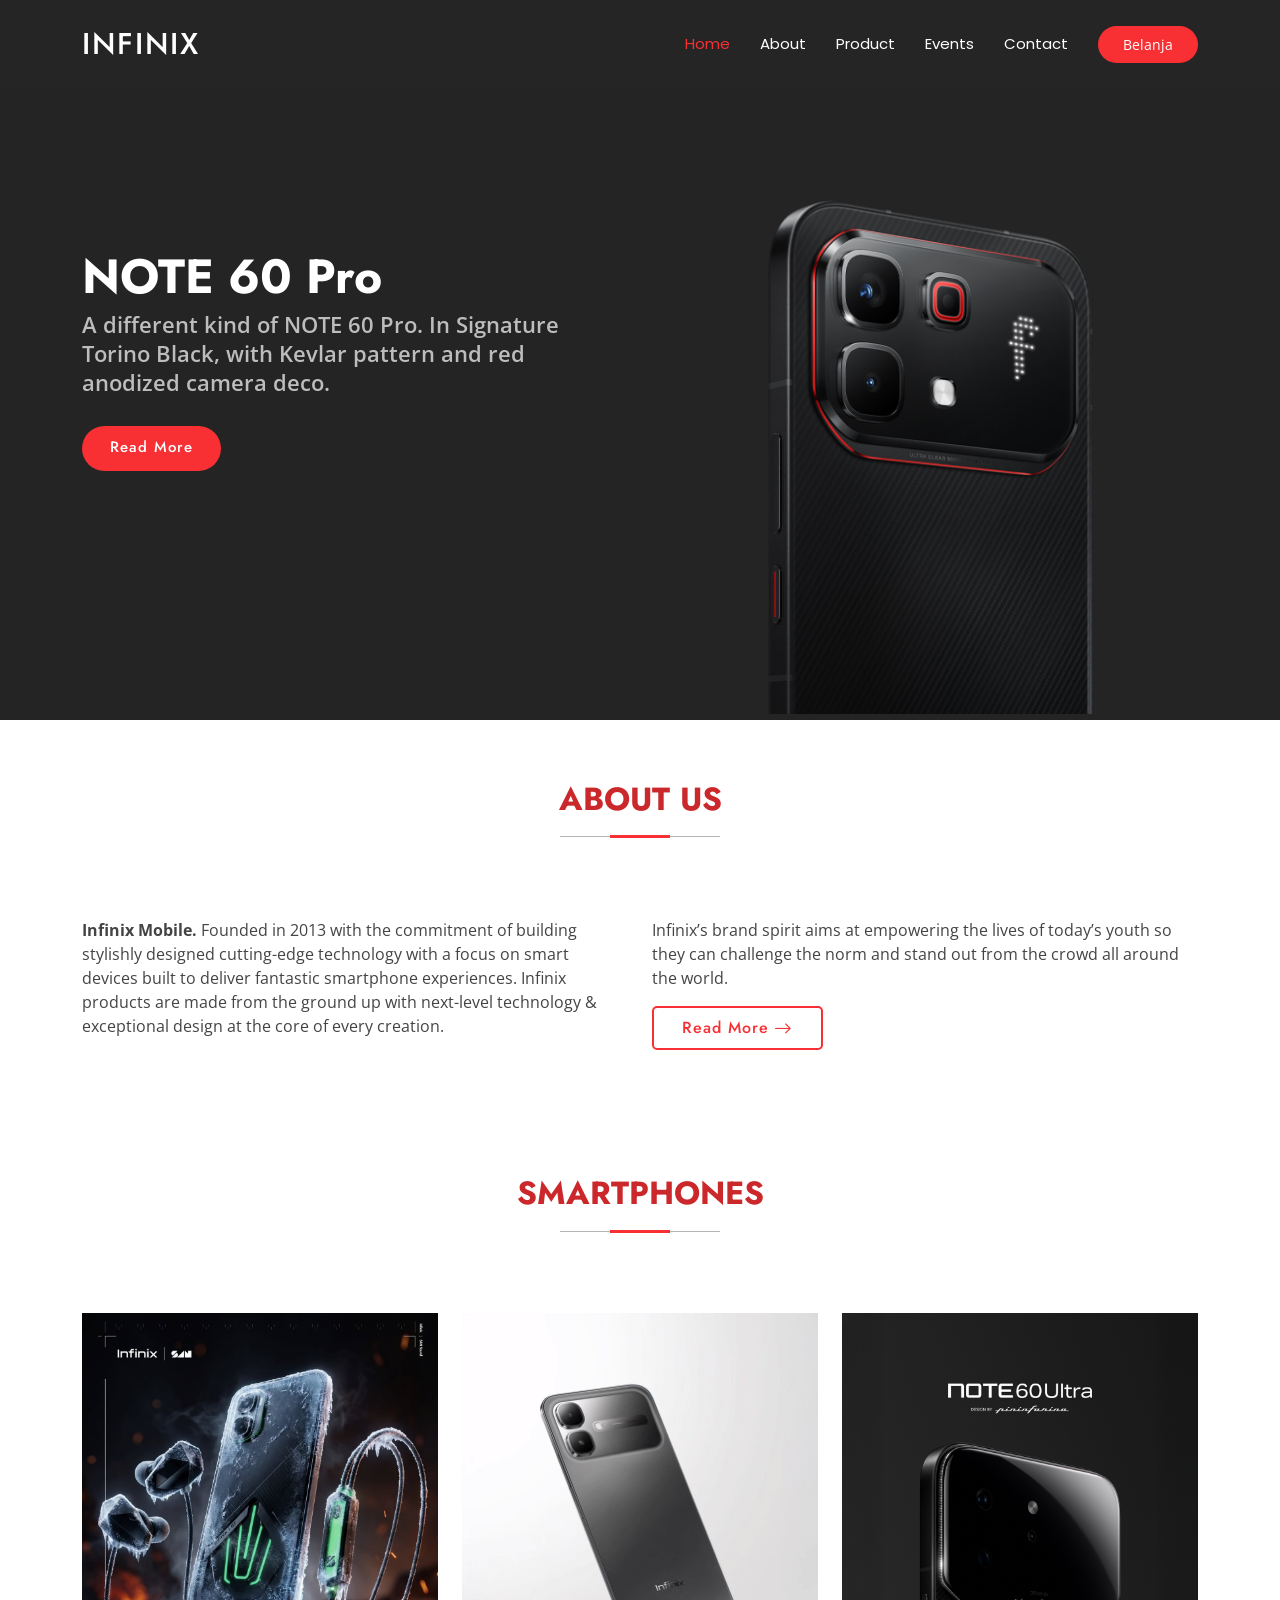
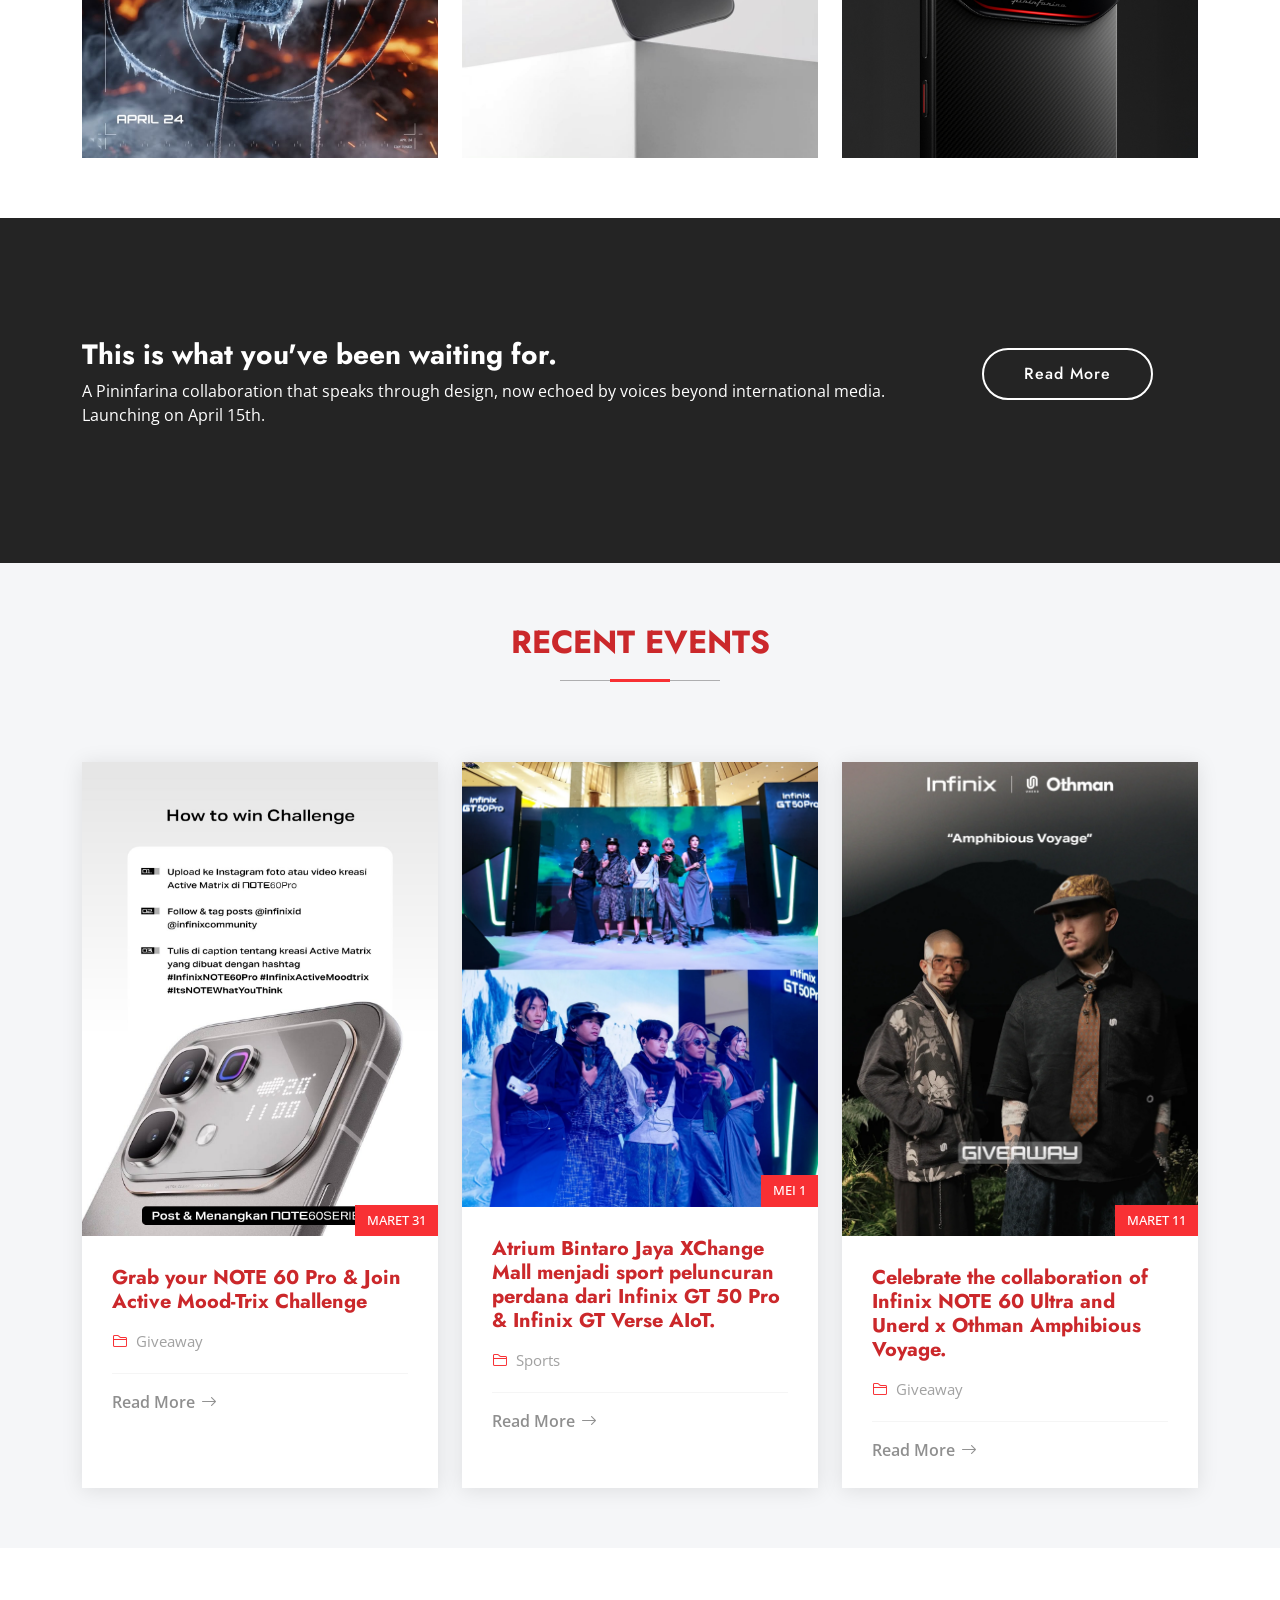
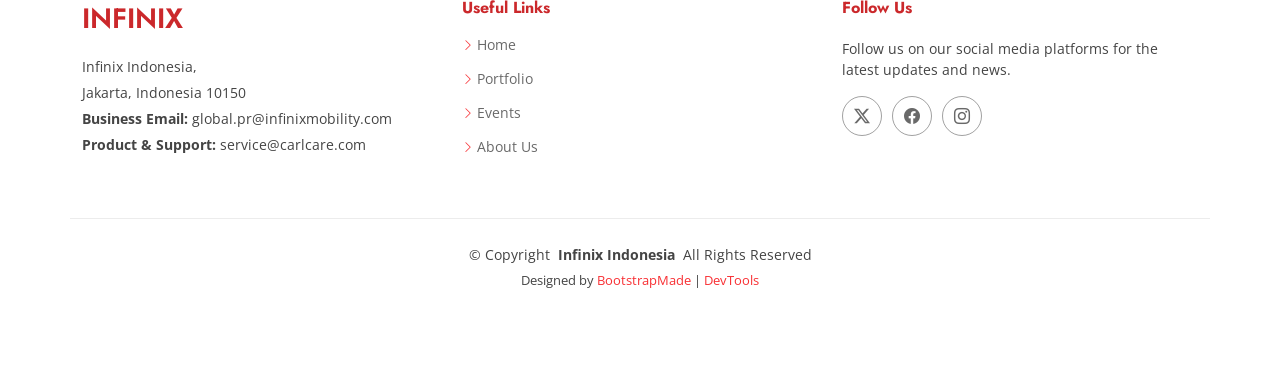
<file: tugas_ets.html>
<!DOCTYPE html>
<html lang="en">

<head>
  <meta charset="utf-8">
  <meta content="width=device-width, initial-scale=1.0" name="viewport">
  <title>Infinix Indonesia</title>
  <meta name="description" content="">
  <meta name="keywords" content="">

  <!-- Favicons -->
  <link href="assets/img/infinix.webp" rel="icon">
  <link href="assets/img/apple-touch-icon.png" rel="apple-touch-icon">

  <!-- Fonts -->
  <link href="https://fonts.googleapis.com" rel="preconnect">
  <link href="https://fonts.gstatic.com" rel="preconnect" crossorigin>
  <link
    href="https://fonts.googleapis.com/css2?family=Open+Sans:ital,wght@0,300;0,400;0,500;0,600;0,700;0,800;1,300;1,400;1,500;1,600;1,700;1,800&family=Poppins:ital,wght@0,100;0,200;0,300;0,400;0,500;0,600;0,700;0,800;0,900;1,100;1,200;1,300;1,400;1,500;1,600;1,700;1,800;1,900&family=Jost:ital,wght@0,100;0,200;0,300;0,400;0,500;0,600;0,700;0,800;0,900;1,100;1,200;1,300;1,400;1,500;1,600;1,700;1,800;1,900&display=swap"
    rel="stylesheet">

  <!-- Vendor CSS Files -->
  <link href="assets/vendor/bootstrap/css/bootstrap.min.css" rel="stylesheet">
  <link href="assets/vendor/bootstrap-icons/bootstrap-icons.css" rel="stylesheet">
  <link href="assets/vendor/aos/aos.css" rel="stylesheet">
  <link href="assets/vendor/glightbox/css/glightbox.min.css" rel="stylesheet">
  <link href="assets/vendor/swiper/swiper-bundle.min.css" rel="stylesheet">

  <!-- Main CSS File -->
  <link href="assets/css/style.css" rel="stylesheet">

  <!-- =======================================================
  * Template Name: Arsha
  * Template URL: https://bootstrapmade.com/arsha-free-bootstrap-html-template-corporate/
  * Updated: Feb 22 2025 with Bootstrap v5.3.3
  * Author: BootstrapMade.com
  * License: https://bootstrapmade.com/license/
  ======================================================== -->
</head>

<body class="index-page">

  <header id="header" class="header d-flex align-items-center fixed-top">
    <div class="container-fluid container-xl position-relative d-flex align-items-center">

      <a href="index.html" class="logo d-flex align-items-center me-auto">
        <!-- Uncomment the line below if you also wish to use an image logo -->
        <!-- <img src="assets/img/logo.webp" alt=""> -->
        <h1 class="sitename">Infinix</h1>
      </a>

      <nav id="navmenu" class="navmenu">
        <ul>
          <li><a href="#hero" class="active">Home</a></li>
          <li><a href="#about">About</a></li>
          <li><a href="#portfolio">Product</a></li>
          <li><a href="#event">Events</a></li>
          <li><a href="#footer">Contact</a></li>
        </ul>
        <i class="mobile-nav-toggle d-xl-none bi bi-list"></i>
      </nav>

      <a class="btn-getstarted" href="https://linktr.ee/infinixindo" target="_blank">Belanja</a>

    </div>
  </header>

  <main class="main">

    <!-- Hero Section -->
    <section id="hero" class="hero section dark-background">

      <div class="container">
        <div class="row gy-4">
          <div class="col-lg-6 order-2 order-lg-1 d-flex flex-column justify-content-center" data-aos="zoom-out">
            <h1>NOTE 60 Pro</h1>
            <p>A different kind of NOTE 60 Pro.
              In Signature Torino Black, with Kevlar pattern and red anodized camera deco.</p>
            <div class="d-flex">
              <a href="https://www.instagram.com/p/DXJDTZnGbRA/?img_index=1" target="_blank"
                class="btn-get-started">Read More</a>
            </div>
          </div>
          <div class="col-lg-6 order-1 order-lg-2 hero-img" data-aos="zoom-out" data-aos-delay="200">
            <img src="assets/img/hero4-img.png" class="img-fluid" alt="">
          </div>
        </div>
      </div>

    </section><!-- /Hero Section -->

    <!-- About Section -->
    <section id="about" class="about section">

      <!-- Section Title -->
      <div class="container section-title" data-aos="fade-up">
        <h2>About Us</h2>
      </div><!-- End Section Title -->

      <div class="container">

        <div class="row gy-4">

          <div class="col-lg-6 content" data-aos="fade-up" data-aos-delay="100">
            <p>
              <b>Infinix Mobile. </b>Founded in 2013 with the commitment of building stylishly
              designed cutting-edge technology with a focus on
              smart devices built to deliver fantastic smartphone experiences. Infinix products are made from the ground
              up with next-level technology & exceptional design at the core of every creation.
            </p>
          </div>

          <div class="col-lg-6" data-aos="fade-up" data-aos-delay="200">
            <p>Infinix’s brand spirit aims at empowering the lives of today’s youth so they can challenge the norm and
              stand out from the crowd all around the world. </p>
            <a href="https://id.infinixmobility.com/about/story" target="_blank" class="read-more"><span>Read
                More</span><i class="bi bi-arrow-right"></i></a>
          </div>

        </div>

      </div>

    </section><!-- /About Section -->

    <!-- Portfolio Section -->
    <section id="portfolio" class="portfolio section">

      <!-- Section Title -->
      <div class="container section-title" data-aos="fade-up">
        <h2>Smartphones</h2>
      </div><!-- End Section Title -->

      <div class="container">

        <div class="isotope-layout" data-default-filter="*" data-layout="masonry" data-sort="original-order">

          <div class="row gy-4 isotope-container" data-aos="fade-up" data-aos-delay="200">

            <div class="col-lg-4 col-md-6 portfolio-item isotope-item filter-app">
              <img src="assets/img/portfolio/hp1.jpg" class="img-fluid" alt="">
              <div class="portfolio-info">
                <h4>Infinix GT 50 Pro</h4>
                <p>Stay cool. Never lag. The complete mobile gaming system.</p>
                <a href="assets/img/portfolio/hp1.jpg" title="Infinix GT 50 Pro" data-gallery="portfolio-gallery-app"
                  class="glightbox preview-link"><i class="bi bi-zoom-in"></i></a>
                <a href="https://www.instagram.com/p/DXbMA6LCJrT/" target="_blank" title="More Details"
                  class="details-link"><i class="bi bi-link-45deg"></i></a>
              </div>
            </div><!-- End Portfolio Item -->

            <div class="col-lg-4 col-md-6 portfolio-item isotope-item filter-app">
              <img src="assets/img/portfolio/hp2.jpg" class="img-fluid" alt="">
              <div class="portfolio-info">
                <h4>Infinix SMART 20</h4>
                <p>Bebas beraktivitas setiap hari dengan baterai besar 5200mAh.</p>
                <a href="assets/img/portfolio/hp2.jpg" title="Infinix SMART 20" data-gallery="portfolio-gallery-app"
                  class="glightbox preview-link"><i class="bi bi-zoom-in"></i></a>
                <a href="https://www.instagram.com/p/DV0GcU7lNZR/?img_index=1" target="_blank" title="More Details"
                  class="details-link"><i class="bi bi-link-45deg"></i></a>
              </div>
            </div><!-- End Portfolio Item -->

            <div class="col-lg-4 col-md-6 portfolio-item isotope-item filter-app">
              <img src="assets/img/portfolio/hp3.jpg" class="img-fluid" alt="">
              <div class="portfolio-info">
                <h4>Infinix NOTE 60 Ultra</h4>
                <p>The flagship from NOTE 60 Series. Built powerful. Engineered distinct.</p>
                <a href="assets/img/portfolio/hp3.jpg" title="Infinix NOTE 60 Ultra"
                  data-gallery="portfolio-gallery-app" class="glightbox preview-link"><i class="bi bi-zoom-in"></i></a>
                <a href="https://www.instagram.com/p/DXJM1EQGdS8/?img_index=1" target="_blank" title="More Details"
                  class="details-link"><i class="bi bi-link-45deg"></i></a>
              </div>
            </div><!-- End Portfolio Item -->


          </div><!-- End Portfolio Container -->

        </div>

      </div>

    </section><!-- /Portfolio Section -->

    <!-- Call To Action Section -->
    <section id="call-to-action" class="call-to-action section dark-background">

      <img src="assets/img/bg/bg.jpg" alt="">

      <div class="container">

        <div class="row" data-aos="zoom-in" data-aos-delay="100">
          <div class="col-xl-9 text-center text-xl-start">
            <h3>This is what you've been waiting for.</h3>
            <p>A Pininfarina collaboration that speaks through design, now echoed by voices beyond international media.
              Launching on April 15th.</p>
          </div>
          <div class="col-xl-3 cta-btn-container text-center">
            <a class="cta-btn align-middle" href="https://www.instagram.com/p/DXJM1EQGdS8/?img_index=1"
              target="_blank">Read More</a>
          </div>
        </div>

      </div>

    </section><!-- /Call To Action Section -->

    <!-- Recent Blog Postst Section -->
    <section id="recent-blog-postst" class="recent-blog-postst section light-background">

      <!-- Section Title -->
      <div class="container section-title" data-aos="fade-up">
        <h2 id="event">Recent Events</h2>
      </div><!-- End Section Title -->

      <div class="container">

        <div class="row gy-5">

          <div class="col-xl-4 col-md-6">
            <div class="post-item position-relative h-100" data-aos="fade-up" data-aos-delay="100">

              <div class="post-img position-relative overflow-hidden">
                <img src="assets/img/blog/blog1.jpg" class="img-fluid" alt="">
                <span class="post-date">Maret 31</span>
              </div>

              <div class="post-content d-flex flex-column">

                <h3 class="post-title">Grab your NOTE 60 Pro & Join Active Mood-Trix Challenge</h3>

                <div class="meta d-flex align-items-center">
                  <div class="d-flex align-items-center">
                    <i class="bi bi-folder2"></i> <span class="ps-2">Giveaway</span>
                  </div>
                </div>

                <hr>

                <a href="https://www.instagram.com/p/DWjMcyxlNQJ/?img_index=3" target="_blank"
                  class="readmore stretched-link"><span>Read More</span><i class="bi bi-arrow-right"></i></a>

              </div>

            </div>
          </div><!-- End post item -->

          <div class="col-xl-4 col-md-6">
            <div class="post-item position-relative h-100" data-aos="fade-up" data-aos-delay="200">

              <div class="post-img position-relative overflow-hidden">
                <img src="assets/img/blog/blog2.webp" class="img-fluid" alt="">
                <span class="post-date">Mei 1</span>
              </div>

              <div class="post-content d-flex flex-column">

                <h3 class="post-title">Atrium Bintaro Jaya XChange Mall menjadi sport peluncuran perdana dari Infinix GT
                  50 Pro & Infinix GT Verse AIoT.</h3>
                <div class="meta d-flex align-items-center">
                  <div class="d-flex align-items-center">
                    <i class="bi bi-folder2"></i> <span class="ps-2">Sports</span>
                  </div>
                </div>

                <hr>

                <a href="https://www.instagram.com/p/DXvfO6tFLLe/?img_index=3" target="_blank"
                  class="readmore stretched-link"><span>Read More</span><i class="bi bi-arrow-right"></i></a>

              </div>

            </div>
          </div><!-- End post item -->

          <div class="col-xl-4 col-md-6" data-aos="fade-up" data-aos-delay="300">
            <div class="post-item position-relative h-100">

              <div class="post-img position-relative overflow-hidden">
                <img src="assets/img/blog/blog3.webp" class="img-fluid" alt="">
                <span class="post-date">Maret 11</span>
              </div>

              <div class="post-content d-flex flex-column">

                <h3 class="post-title">Celebrate the collaboration of Infinix NOTE 60 Ultra and Unerd x Othman
                  Amphibious Voyage.</h3>

                <div class="meta d-flex align-items-center">
                  <div class="d-flex align-items-center">
                    <i class="bi bi-folder2"></i> <span class="ps-2">Giveaway</span>
                  </div>
                </div>

                <hr>

                <a href="https://www.instagram.com/p/DVvOeg_lFXD/?img_index=3" target="_blank"
                  class="readmore stretched-link"><span>Read More</span><i class="bi bi-arrow-right"></i></a>

              </div>

            </div>
          </div><!-- End post item -->

        </div>

      </div>

    </section><!-- /Recent Blog Postst Section -->


  </main>

  <footer id="footer" class="footer">

    <div class="container footer-top">
      <div class="row gy-4">
        <div class="col-lg-4 col-md-6 footer-about">
          <a href="index.html" class="d-flex align-items-center">
            <span class="sitename">Infinix</span>
          </a>
          <div class="footer-contact pt-3">
            <p>Infinix Indonesia,</p>
            <p>Jakarta, Indonesia 10150</p>
            <p><strong>Business Email:</strong> <span>global.pr@infinixmobility.com</span></p>
            <p><strong>Product & Support:</strong> <span>service@carlcare.com</span></p>
          </div>
        </div>

        <div class="col-lg-4 col-md-3 footer-links">
          <h4>Useful Links</h4>
          <ul>
            <li><i class="bi bi-chevron-right"></i> <a href="#">Home</a></li>
            <li><i class="bi bi-chevron-right"></i> <a href="#portfolio">Portfolio</a></li>
            <li><i class="bi bi-chevron-right"></i> <a href="#event">Events</a></li>
            <li><i class="bi bi-chevron-right"></i> <a href="#about">About Us</a></li>
          </ul>
        </div>

        <div class="col-lg-4 col-md-12">
          <h4>Follow Us</h4>
          <p>Follow us on our social media platforms for the latest updates and news.</p>
          <div class="social-links d-flex">
            <a href="https://x.com/InfinixIndo" target="_blank"><i class="bi bi-twitter-x"></i></a>
            <a href="https://web.facebook.com/InfinixIndonesia?_rdc=1&_rdr#" target="_blank"><i
                class="bi bi-facebook"></i></a>
            <a href="https://www.instagram.com/infinixid/" target="_blank"><i class="bi bi-instagram"></i></a>
          </div>
        </div>

      </div>
    </div>

    <div class="container copyright text-center mt-4">
      <p>© <span>Copyright</span> <strong class="px-1 sitename">Infinix Indonesia</strong> <span>All Rights
          Reserved</span></p>
      <div class="credits">
        <!-- All the links in the footer should remain intact. -->
        <!-- You can delete the links only if you've purchased the pro version. -->
        <!-- Licensing information: https://bootstrapmade.com/license/ -->
        <!-- Purchase the pro version with working PHP/AJAX contact form: [buy-url] -->
        Designed by <a href="https://bootstrapmade.com/">BootstrapMade</a> | <a
          href="https://bootstrapmade.com/tools/">DevTools</a>
      </div>
    </div>

  </footer>

  <!-- Scroll Top -->
  <a href="#" id="scroll-top" class="scroll-top d-flex align-items-center justify-content-center"><i
      class="bi bi-arrow-up-short"></i></a>

  <!-- Preloader -->
  <div id="preloader"></div>

  <!-- Vendor JS Files -->
  <script src="assets/vendor/bootstrap/js/bootstrap.bundle.min.js"></script>
  <script src="assets/vendor/php-email-form/validate.js"></script>
  <script src="assets/vendor/aos/aos.js"></script>
  <script src="assets/vendor/glightbox/js/glightbox.min.js"></script>
  <script src="assets/vendor/swiper/swiper-bundle.min.js"></script>
  <script src="assets/vendor/waypoints/noframework.waypoints.js"></script>
  <script src="assets/vendor/imagesloaded/imagesloaded.pkgd.min.js"></script>
  <script src="assets/vendor/isotope-layout/isotope.pkgd.min.js"></script>

  <!-- Main JS File -->
  <script src="assets/js/main.js"></script>

</body>

</html>
</file>
<file: assets/css/main.css>
/**
* Template Name: Arsha
* Template URL: https://bootstrapmade.com/arsha-free-bootstrap-html-template-corporate/
* Updated: Feb 22 2025 with Bootstrap v5.3.3
* Author: BootstrapMade.com
* License: https://bootstrapmade.com/license/
*/

/*--------------------------------------------------------------
# Font & Color Variables
# Help: https://bootstrapmade.com/color-system/
--------------------------------------------------------------*/
/* Fonts */
:root {
  --default-font: "Open Sans",  system-ui, -apple-system, "Segoe UI", Roboto, "Helvetica Neue", Arial, "Noto Sans", "Liberation Sans", sans-serif, "Apple Color Emoji", "Segoe UI Emoji", "Segoe UI Symbol", "Noto Color Emoji";
  --heading-font: "Jost",  sans-serif;
  --nav-font: "Poppins",  sans-serif;
}

/* Global Colors - The following color variables are used throughout the website. Updating them here will change the color scheme of the entire website */
:root { 
  --background-color: #ffffff; /* Background color for the entire website, including individual sections */
  --default-color: #444444; /* Default color used for the majority of the text content across the entire website */
  --heading-color: #37517e; /* Color for headings, subheadings and title throughout the website */
  --accent-color: #47b2e4; /* Accent color that represents your brand on the website. It's used for buttons, links, and other elements that need to stand out */
  --surface-color: #ffffff; /* The surface color is used as a background of boxed elements within sections, such as cards, icon boxes, or other elements that require a visual separation from the global background. */
  --contrast-color: #ffffff; /* Contrast color for text, ensuring readability against backgrounds of accent, heading, or default colors. */
}

/* Nav Menu Colors - The following color variables are used specifically for the navigation menu. They are separate from the global colors to allow for more customization options */
:root {
  --nav-color: #ffffff;  /* The default color of the main navmenu links */
  --nav-hover-color: #47b2e4; /* Applied to main navmenu links when they are hovered over or active */
  --nav-mobile-background-color: #ffffff; /* Used as the background color for mobile navigation menu */
  --nav-dropdown-background-color: #ffffff; /* Used as the background color for dropdown items that appear when hovering over primary navigation items */
  --nav-dropdown-color: #444444; /* Used for navigation links of the dropdown items in the navigation menu. */
  --nav-dropdown-hover-color: #47b2e4; /* Similar to --nav-hover-color, this color is applied to dropdown navigation links when they are hovered over. */
}

/* Color Presets - These classes override global colors when applied to any section or element, providing reuse of the sam color scheme. */

.light-background {
  --background-color: #f5f6f8;
  --surface-color: #ffffff;
}

.dark-background {
  --background-color: #37517e;
  --default-color: #ffffff;
  --heading-color: #ffffff;
  --surface-color: #4668a2;
  --contrast-color: #ffffff;
}

/* Smooth scroll */
:root {
  scroll-behavior: smooth;
}

/*--------------------------------------------------------------
# General Styling & Shared Classes
--------------------------------------------------------------*/
body {
  color: var(--default-color);
  background-color: var(--background-color);
  font-family: var(--default-font);
}

a {
  color: var(--accent-color);
  text-decoration: none;
  transition: 0.3s;
}

a:hover {
  color: color-mix(in srgb, var(--accent-color), transparent 25%);
  text-decoration: none;
}

h1,
h2,
h3,
h4,
h5,
h6 {
  color: var(--heading-color);
  font-family: var(--heading-font);
}

/* PHP Email Form Messages
------------------------------*/
.php-email-form .error-message {
  display: none;
  background: #df1529;
  color: #ffffff;
  text-align: left;
  padding: 15px;
  margin-bottom: 24px;
  font-weight: 600;
}

.php-email-form .sent-message {
  display: none;
  color: #ffffff;
  background: #059652;
  text-align: center;
  padding: 15px;
  margin-bottom: 24px;
  font-weight: 600;
}

.php-email-form .loading {
  display: none;
  background: var(--surface-color);
  text-align: center;
  padding: 15px;
  margin-bottom: 24px;
}

.php-email-form .loading:before {
  content: "";
  display: inline-block;
  border-radius: 50%;
  width: 24px;
  height: 24px;
  margin: 0 10px -6px 0;
  border: 3px solid var(--accent-color);
  border-top-color: var(--surface-color);
  animation: php-email-form-loading 1s linear infinite;
}

@keyframes php-email-form-loading {
  0% {
    transform: rotate(0deg);
  }

  100% {
    transform: rotate(360deg);
  }
}

/*--------------------------------------------------------------
# Global Header
--------------------------------------------------------------*/
.header {
  --background-color: #3d4d6a;
  --heading-color: #ffffff;
  color: var(--default-color);
  background-color: var(--background-color);
  padding: 15px 0;
  transition: all 0.5s;
  z-index: 997;
}

.header .logo {
  line-height: 1;
}

.header .logo img {
  max-height: 36px;
  margin-right: 8px;
}

.header .logo h1 {
  font-size: 30px;
  margin: 0;
  font-weight: 500;
  color: var(--heading-color);
  letter-spacing: 2px;
  text-transform: uppercase;
}

.header .btn-getstarted,
.header .btn-getstarted:focus {
  color: var(--contrast-color);
  background: var(--accent-color);
  font-size: 14px;
  padding: 8px 25px;
  margin: 0 0 0 30px;
  border-radius: 50px;
  transition: 0.3s;
}

.header .btn-getstarted:hover,
.header .btn-getstarted:focus:hover {
  color: var(--contrast-color);
  background: color-mix(in srgb, var(--accent-color), transparent 15%);
}

@media (max-width: 1200px) {
  .header .logo {
    order: 1;
  }

  .header .btn-getstarted {
    order: 2;
    margin: 0 15px 0 0;
    padding: 6px 15px;
  }

  .header .navmenu {
    order: 3;
  }
}

/* Index Page Header
------------------------------*/
.index-page .header {
  --background-color: rgba(255, 255, 255, 0);
  --heading-color: #ffffff;
  --nav-color: #ffffff;
}

/* Index Page Header on Scroll
------------------------------*/
.index-page.scrolled .header {
  --background-color: rgba(40, 58, 90, 0.9);
}

/*--------------------------------------------------------------
# Navigation Menu
--------------------------------------------------------------*/
/* Desktop Navigation */
@media (min-width: 1200px) {
  .navmenu {
    padding: 0;
  }

  .navmenu ul {
    margin: 0;
    padding: 0;
    display: flex;
    list-style: none;
    align-items: center;
  }

  .navmenu li {
    position: relative;
  }

  .navmenu a,
  .navmenu a:focus {
    color: var(--nav-color);
    padding: 18px 15px;
    font-size: 15px;
    font-family: var(--nav-font);
    font-weight: 400;
    display: flex;
    align-items: center;
    justify-content: space-between;
    white-space: nowrap;
    transition: 0.3s;
  }

  .navmenu a i,
  .navmenu a:focus i {
    font-size: 12px;
    line-height: 0;
    margin-left: 5px;
    transition: 0.3s;
  }

  .navmenu li:last-child a {
    padding-right: 0;
  }

  .navmenu li:hover>a,
  .navmenu .active,
  .navmenu .active:focus {
    color: var(--nav-hover-color);
  }

  .navmenu .dropdown ul {
    margin: 0;
    padding: 10px 0;
    background: var(--nav-dropdown-background-color);
    display: block;
    position: absolute;
    visibility: hidden;
    left: 14px;
    top: 130%;
    opacity: 0;
    transition: 0.3s;
    border-radius: 4px;
    z-index: 99;
    box-shadow: 0px 0px 30px rgba(0, 0, 0, 0.1);
  }

  .navmenu .dropdown ul li {
    min-width: 200px;
  }

  .navmenu .dropdown ul a {
    padding: 10px 20px;
    font-size: 15px;
    text-transform: none;
    color: var(--nav-dropdown-color);
  }

  .navmenu .dropdown ul a i {
    font-size: 12px;
  }

  .navmenu .dropdown ul a:hover,
  .navmenu .dropdown ul .active:hover,
  .navmenu .dropdown ul li:hover>a {
    color: var(--nav-dropdown-hover-color);
  }

  .navmenu .dropdown:hover>ul {
    opacity: 1;
    top: 100%;
    visibility: visible;
  }

  .navmenu .dropdown .dropdown ul {
    top: 0;
    left: -90%;
    visibility: hidden;
  }

  .navmenu .dropdown .dropdown:hover>ul {
    opacity: 1;
    top: 0;
    left: -100%;
    visibility: visible;
  }

  .navmenu .megamenu {
    position: static;
  }

  .navmenu .megamenu ul {
    margin: 0;
    padding: 10px;
    background: var(--nav-dropdown-background-color);
    box-shadow: 0px 0px 20px rgba(0, 0, 0, 0.1);
    position: absolute;
    top: 130%;
    left: 0;
    right: 0;
    visibility: hidden;
    opacity: 0;
    display: flex;
    transition: 0.3s;
    border-radius: 4px;
    z-index: 99;
  }

  .navmenu .megamenu ul li {
    flex: 1;
  }

  .navmenu .megamenu ul li a,
  .navmenu .megamenu ul li:hover>a {
    padding: 10px 20px;
    font-size: 15px;
    color: var(--nav-dropdown-color);
  }

  .navmenu .megamenu ul li a:hover,
  .navmenu .megamenu ul li .active,
  .navmenu .megamenu ul li .active:hover {
    color: var(--nav-dropdown-hover-color);
  }

  .navmenu .megamenu:hover>ul {
    opacity: 1;
    top: 100%;
    visibility: visible;
  }

  .navmenu .dd-box-shadow {
    box-shadow: 0px 0px 30px rgba(0, 0, 0, 0.1);
  }
}

/* Mobile Navigation */
@media (max-width: 1199px) {
  .mobile-nav-toggle {
    color: var(--nav-color);
    font-size: 28px;
    line-height: 0;
    margin-right: 10px;
    cursor: pointer;
    transition: color 0.3s;
  }

  .navmenu {
    padding: 0;
    z-index: 9997;
  }

  .navmenu ul {
    display: none;
    list-style: none;
    position: absolute;
    inset: 60px 20px 20px 20px;
    padding: 10px 0;
    margin: 0;
    border-radius: 6px;
    background-color: var(--nav-mobile-background-color);
    overflow-y: auto;
    transition: 0.3s;
    z-index: 9998;
    box-shadow: 0px 0px 30px rgba(0, 0, 0, 0.1);
  }

  .navmenu a,
  .navmenu a:focus {
    color: var(--nav-dropdown-color);
    padding: 10px 20px;
    font-family: var(--nav-font);
    font-size: 17px;
    font-weight: 500;
    display: flex;
    align-items: center;
    justify-content: space-between;
    white-space: nowrap;
    transition: 0.3s;
  }

  .navmenu a i,
  .navmenu a:focus i {
    font-size: 12px;
    line-height: 0;
    margin-left: 5px;
    width: 30px;
    height: 30px;
    display: flex;
    align-items: center;
    justify-content: center;
    border-radius: 50%;
    transition: 0.3s;
    background-color: color-mix(in srgb, var(--accent-color), transparent 90%);
  }

  .navmenu a i:hover,
  .navmenu a:focus i:hover {
    background-color: var(--accent-color);
    color: var(--contrast-color);
  }

  .navmenu a:hover,
  .navmenu .active,
  .navmenu .active:focus {
    color: var(--nav-dropdown-hover-color);
  }

  .navmenu .active i,
  .navmenu .active:focus i {
    background-color: var(--accent-color);
    color: var(--contrast-color);
    transform: rotate(180deg);
  }

  .navmenu .dropdown ul {
    position: static;
    display: none;
    z-index: 99;
    padding: 10px 0;
    margin: 10px 20px;
    background-color: var(--nav-dropdown-background-color);
    border: 1px solid color-mix(in srgb, var(--default-color), transparent 90%);
    box-shadow: none;
    transition: all 0.5s ease-in-out;
  }

  .navmenu .dropdown ul ul {
    background-color: rgba(33, 37, 41, 0.1);
  }

  .navmenu .dropdown>.dropdown-active {
    display: block;
    background-color: rgba(33, 37, 41, 0.03);
  }

  .mobile-nav-active {
    overflow: hidden;
  }

  .mobile-nav-active .mobile-nav-toggle {
    color: #fff;
    position: absolute;
    font-size: 32px;
    top: 15px;
    right: 15px;
    margin-right: 0;
    z-index: 9999;
  }

  .mobile-nav-active .navmenu {
    position: fixed;
    overflow: hidden;
    inset: 0;
    background: rgba(33, 37, 41, 0.8);
    transition: 0.3s;
  }

  .mobile-nav-active .navmenu>ul {
    display: block;
  }
}

/*--------------------------------------------------------------
# Global Footer
--------------------------------------------------------------*/
.footer {
  color: var(--default-color);
  background-color: var(--background-color);
  font-size: 14px;
  padding-bottom: 50px;
  position: relative;
}

.footer .footer-newsletter {
  background-color: color-mix(in srgb, var(--heading-color), transparent 95%);
  padding: 50px 0;
}

.footer .footer-newsletter h4 {
  font-size: 24px;
}

.footer .footer-newsletter .newsletter-form {
  margin-top: 30px;
  margin-bottom: 15px;
  padding: 6px 8px;
  position: relative;
  background-color: color-mix(in srgb, var(--background-color), transparent 50%);
  border: 1px solid color-mix(in srgb, var(--default-color), transparent 90%);
  box-shadow: 0px 2px 25px rgba(0, 0, 0, 0.1);
  display: flex;
  transition: 0.3s;
  border-radius: 50px;
}

.footer .footer-newsletter .newsletter-form:focus-within {
  border-color: var(--accent-color);
}

.footer .footer-newsletter .newsletter-form input[type=email] {
  border: 0;
  padding: 4px;
  width: 100%;
  background-color: color-mix(in srgb, var(--background-color), transparent 50%);
  color: var(--default-color);
}

.footer .footer-newsletter .newsletter-form input[type=email]:focus-visible {
  outline: none;
}

.footer .footer-newsletter .newsletter-form input[type=submit] {
  border: 0;
  font-size: 16px;
  padding: 0 20px;
  margin: -7px -8px -7px 0;
  background: var(--accent-color);
  color: var(--contrast-color);
  transition: 0.3s;
  border-radius: 50px;
}

.footer .footer-newsletter .newsletter-form input[type=submit]:hover {
  background: color-mix(in srgb, var(--accent-color), transparent 20%);
}

.footer .footer-top {
  padding-top: 50px;
}

.footer .social-links a {
  display: flex;
  align-items: center;
  justify-content: center;
  width: 40px;
  height: 40px;
  border-radius: 50%;
  border: 1px solid color-mix(in srgb, var(--default-color), transparent 50%);
  font-size: 16px;
  color: color-mix(in srgb, var(--default-color), transparent 20%);
  margin-right: 10px;
  transition: 0.3s;
}

.footer .social-links a:hover {
  color: var(--accent-color);
  border-color: var(--accent-color);
}

.footer h4 {
  font-size: 16px;
  font-weight: bold;
  position: relative;
  padding-bottom: 12px;
}

.footer .footer-links {
  margin-bottom: 30px;
}

.footer .footer-links ul {
  list-style: none;
  padding: 0;
  margin: 0;
}

.footer .footer-links ul i {
  margin-right: 3px;
  font-size: 12px;
  line-height: 0;
  color: var(--accent-color);
}

.footer .footer-links ul li {
  padding: 10px 0;
  display: flex;
  align-items: center;
}

.footer .footer-links ul li:first-child {
  padding-top: 0;
}

.footer .footer-links ul a {
  display: inline-block;
  color: color-mix(in srgb, var(--default-color), transparent 20%);
  line-height: 1;
}

.footer .footer-links ul a:hover {
  color: var(--accent-color);
}

.footer .footer-about a {
  color: var(--heading-color);
  font-size: 28px;
  font-weight: 600;
  text-transform: uppercase;
  font-family: var(--heading-font);
}

.footer .footer-contact p {
  margin-bottom: 5px;
}

.footer .copyright {
  padding-top: 25px;
  padding-bottom: 25px;
  border-top: 1px solid color-mix(in srgb, var(--default-color), transparent 90%);
}

.footer .copyright p {
  margin-bottom: 0;
}

.footer .credits {
  margin-top: 6px;
  font-size: 13px;
}

/*--------------------------------------------------------------
# Preloader
--------------------------------------------------------------*/
#preloader {
  position: fixed;
  inset: 0;
  z-index: 999999;
  overflow: hidden;
  background: var(--background-color);
  transition: all 0.6s ease-out;
}

#preloader:before {
  content: "";
  position: fixed;
  top: calc(50% - 30px);
  left: calc(50% - 30px);
  border: 6px solid #ffffff;
  border-color: var(--accent-color) transparent var(--accent-color) transparent;
  border-radius: 50%;
  width: 60px;
  height: 60px;
  animation: animate-preloader 1.5s linear infinite;
}

@keyframes animate-preloader {
  0% {
    transform: rotate(0deg);
  }

  100% {
    transform: rotate(360deg);
  }
}

/*--------------------------------------------------------------
# Scroll Top Button
--------------------------------------------------------------*/
.scroll-top {
  position: fixed;
  visibility: hidden;
  opacity: 0;
  right: 15px;
  bottom: -15px;
  z-index: 99999;
  background-color: var(--accent-color);
  width: 44px;
  height: 44px;
  border-radius: 50px;
  transition: all 0.4s;
}

.scroll-top i {
  font-size: 24px;
  color: var(--contrast-color);
  line-height: 0;
}

.scroll-top:hover {
  background-color: color-mix(in srgb, var(--accent-color), transparent 20%);
  color: var(--contrast-color);
}

.scroll-top.active {
  visibility: visible;
  opacity: 1;
  bottom: 15px;
}

/*--------------------------------------------------------------
# Disable aos animation delay on mobile devices
--------------------------------------------------------------*/
@media screen and (max-width: 768px) {
  [data-aos-delay] {
    transition-delay: 0 !important;
  }
}

/*--------------------------------------------------------------
# Global Page Titles & Breadcrumbs
--------------------------------------------------------------*/
.page-title {
  --background-color: color-mix(in srgb, var(--default-color), transparent 96%);
  color: var(--default-color);
  background-color: var(--background-color);
  padding: 20px 0;
  position: relative;
}

.page-title h1 {
  font-size: 28px;
  font-weight: 700;
  margin: 0;
}

.page-title .breadcrumbs ol {
  display: flex;
  flex-wrap: wrap;
  list-style: none;
  padding: 0 0 10px 0;
  margin: 0;
  font-size: 14px;
}

.page-title .breadcrumbs ol li+li {
  padding-left: 10px;
}

.page-title .breadcrumbs ol li+li::before {
  content: "/";
  display: inline-block;
  padding-right: 10px;
  color: color-mix(in srgb, var(--default-color), transparent 70%);
}

/*--------------------------------------------------------------
# Global Sections
--------------------------------------------------------------*/
section,
.section {
  color: var(--default-color);
  background-color: var(--background-color);
  padding: 60px 0;
  scroll-margin-top: 88px;
  overflow: clip;
}

@media (max-width: 1199px) {

  section,
  .section {
    scroll-margin-top: 66px;
  }
}

/*--------------------------------------------------------------
# Global Section Titles
--------------------------------------------------------------*/
.section-title {
  text-align: center;
  padding-bottom: 60px;
  position: relative;
}

.section-title h2 {
  font-size: 32px;
  font-weight: 700;
  margin-bottom: 20px;
  padding-bottom: 20px;
  text-transform: uppercase;
  position: relative;
}

.section-title h2:before {
  content: "";
  position: absolute;
  display: block;
  width: 160px;
  height: 1px;
  background: color-mix(in srgb, var(--default-color), transparent 60%);
  left: 0;
  right: 0;
  bottom: 1px;
  margin: auto;
}

.section-title h2::after {
  content: "";
  position: absolute;
  display: block;
  width: 60px;
  height: 3px;
  background: var(--accent-color);
  left: 0;
  right: 0;
  bottom: 0;
  margin: auto;
}

.section-title p {
  margin-bottom: 0;
}

/*--------------------------------------------------------------
# Hero Section
--------------------------------------------------------------*/
.hero {
  width: 100%;
  min-height: 80vh;
  position: relative;
  padding: 120px 0 60px 0;
  display: flex;
  align-items: center;
}

.hero h1 {
  margin: 0;
  font-size: 48px;
  font-weight: 700;
  line-height: 56px;
}

.hero p {
  color: color-mix(in srgb, var(--default-color), transparent 30%);
  margin: 5px 0 30px 0;
  font-size: 22px;
  line-height: 1.3;
  font-weight: 600;
}

.hero .btn-get-started {
  color: var(--contrast-color);
  background: var(--accent-color);
  font-family: var(--heading-font);
  font-weight: 500;
  font-size: 15px;
  letter-spacing: 1px;
  display: inline-block;
  padding: 10px 28px 12px 28px;
  border-radius: 50px;
  transition: 0.5s;
}

.hero .btn-get-started:hover {
  color: var(--contrast-color);
  background: color-mix(in srgb, var(--accent-color), transparent 15%);
}

.hero .btn-watch-video {
  font-size: 16px;
  transition: 0.5s;
  margin-left: 25px;
  color: var(--default-color);
  font-weight: 600;
}

.hero .btn-watch-video i {
  color: var(--contrast-color);
  font-size: 32px;
  transition: 0.3s;
  line-height: 0;
  margin-right: 8px;
}

.hero .btn-watch-video:hover {
  color: var(--accent-color);
}

.hero .btn-watch-video:hover i {
  color: color-mix(in srgb, var(--accent-color), transparent 15%);
}

.hero .animated {
  animation: up-down 2s ease-in-out infinite alternate-reverse both;
}

@media (max-width: 640px) {
  .hero h1 {
    font-size: 28px;
    line-height: 36px;
  }

  .hero p {
    font-size: 18px;
    line-height: 24px;
    margin-bottom: 30px;
  }

  .hero .btn-get-started,
  .hero .btn-watch-video {
    font-size: 13px;
  }
}

@keyframes up-down {
  0% {
    transform: translateY(10px);
  }

  100% {
    transform: translateY(-10px);
  }
}

/*--------------------------------------------------------------
# Clients Section
--------------------------------------------------------------*/
.clients {
  padding: 12px 0;
}

.clients .swiper {
  padding: 10px 0;
}

.clients .swiper-wrapper {
  height: auto;
}

.clients .swiper-slide img {
  transition: 0.3s;
  padding: 0 10px;
}

.clients .swiper-slide img:hover {
  transform: scale(1.1);
}

/*--------------------------------------------------------------
# About Section
--------------------------------------------------------------*/
.about ul {
  list-style: none;
  padding: 0;
}

.about ul li {
  padding-bottom: 5px;
  display: flex;
  align-items: center;
}

.about ul i {
  font-size: 20px;
  padding-right: 4px;
  color: var(--accent-color);
}

.about .read-more {
  color: var(--accent-color);
  font-family: var(--heading-font);
  font-weight: 500;
  font-size: 16px;
  letter-spacing: 1px;
  padding: 8px 28px;
  border-radius: 5px;
  transition: 0.3s;
  display: inline-flex;
  align-items: center;
  justify-content: center;
  border: 2px solid var(--accent-color);
}

.about .read-more i {
  font-size: 18px;
  margin-left: 5px;
  line-height: 0;
  transition: 0.3s;
}

.about .read-more:hover {
  background: var(--accent-color);
  color: var(--contrast-color);
}

.about .read-more:hover i {
  transform: translate(5px, 0);
}

/*--------------------------------------------------------------
# Why Us Section
--------------------------------------------------------------*/
.why-us {
  padding: 30px 0;
}

.why-us .content h3 {
  font-weight: 400;
  font-size: 34px;
}

.why-us .content p {
  color: color-mix(in srgb, var(--default-color), transparent 30%);
}

.why-us .faq-container .faq-item {
  background-color: var(--surface-color);
  position: relative;
  padding: 20px;
  margin-bottom: 20px;
  box-shadow: 0px 5px 25px 0px rgba(0, 0, 0, 0.1);
  overflow: hidden;
}

.why-us .faq-container .faq-item:last-child {
  margin-bottom: 0;
}

.why-us .faq-container .faq-item h3 {
  font-weight: 500;
  font-size: 17px;
  line-height: 24px;
  margin: 0 30px 0 0;
  transition: 0.3s;
  cursor: pointer;
}

.why-us .faq-container .faq-item h3 span {
  color: var(--accent-color);
  padding-right: 5px;
  font-weight: 600;
}

.why-us .faq-container .faq-item h3:hover {
  color: var(--accent-color);
}

.why-us .faq-container .faq-item .faq-content {
  display: grid;
  grid-template-rows: 0fr;
  transition: 0.3s ease-in-out;
  visibility: hidden;
  opacity: 0;
}

.why-us .faq-container .faq-item .faq-content p {
  margin-bottom: 0;
  overflow: hidden;
}

.why-us .faq-container .faq-item .faq-icon {
  position: absolute;
  top: 22px;
  left: 20px;
  font-size: 22px;
  line-height: 0;
  transition: 0.3s;
  color: var(--accent-color);
}

.why-us .faq-container .faq-item .faq-toggle {
  position: absolute;
  top: 20px;
  right: 20px;
  font-size: 16px;
  line-height: 0;
  transition: 0.3s;
  cursor: pointer;
}

.why-us .faq-container .faq-item .faq-toggle:hover {
  color: var(--accent-color);
}

.why-us .faq-container .faq-active h3 {
  color: var(--accent-color);
}

.why-us .faq-container .faq-active .faq-content {
  grid-template-rows: 1fr;
  visibility: visible;
  opacity: 1;
  padding-top: 10px;
}

.why-us .faq-container .faq-active .faq-toggle {
  transform: rotate(90deg);
  color: var(--accent-color);
}

.why-us .why-us-img {
  display: flex;
  align-items: center;
  justify-content: center;
}

.why-us .why-us-img img {
  max-height: 70%;
}

/*--------------------------------------------------------------
# Skills Section
--------------------------------------------------------------*/
.skills .content h3 {
  font-size: 2rem;
  font-weight: 700;
}

.skills .content p {
  color: color-mix(in srgb, var(--default-color), transparent 30%);
}

.skills .content p:last-child {
  margin-bottom: 0;
}

.skills .content ul {
  list-style: none;
  padding: 0;
}

.skills .content ul li {
  padding-bottom: 10px;
}

.skills .progress {
  height: 60px;
  display: block;
  background: none;
  border-radius: 0;
}

.skills .progress .skill {
  color: var(--default-color);
  padding: 0;
  margin: 0 0 6px 0;
  text-transform: uppercase;
  display: block;
  font-weight: 600;
  font-family: var(--heading-font);
}

.skills .progress .skill .val {
  float: right;
  font-style: normal;
}

.skills .progress-bar-wrap {
  background: color-mix(in srgb, var(--heading-color), transparent 90%);
  height: 10px;
}

.skills .progress-bar {
  width: 1px;
  height: 10px;
  transition: 0.9s;
  background-color: var(--heading-color);
}

/*--------------------------------------------------------------
# Services Section
--------------------------------------------------------------*/
.services .service-item {
  background-color: var(--surface-color);
  box-shadow: 0px 5px 90px 0px rgba(0, 0, 0, 0.1);
  padding: 50px 30px;
  transition: all ease-in-out 0.4s;
  height: 100%;
}

.services .service-item .icon {
  margin-bottom: 10px;
}

.services .service-item .icon i {
  color: var(--accent-color);
  font-size: 36px;
  transition: 0.3s;
}

.services .service-item h4 {
  font-weight: 700;
  margin-bottom: 15px;
  font-size: 20px;
}

.services .service-item h4 a {
  color: var(--heading-color);
  transition: ease-in-out 0.3s;
}

.services .service-item p {
  line-height: 24px;
  font-size: 14px;
  margin-bottom: 0;
}

.services .service-item:hover {
  transform: translateY(-10px);
}

.services .service-item:hover h4 a {
  color: var(--accent-color);
}

/*--------------------------------------------------------------
# Work Process Section
--------------------------------------------------------------*/
.work-process .steps-item {
  background: var(--surface-color);
  border-radius: 20px;
  height: 100%;
  transition: all 0.3s ease-in-out;
  box-shadow: 0 5px 20px color-mix(in srgb, var(--default-color), transparent 92%);
}

.work-process .steps-item .steps-image {
  border-radius: 20px 20px 0 0;
  overflow: hidden;
}

.work-process .steps-item:hover {
  transform: translateY(-10px);
  box-shadow: 0 15px 30px color-mix(in srgb, var(--accent-color), transparent 85%);
}

.work-process .steps-item:hover .steps-number {
  background: var(--accent-color);
  color: var(--contrast-color);
}

.work-process .steps-item:hover .steps-image img {
  transform: scale(1.1);
}

.work-process .steps-image {
  position: relative;
  height: 280px;
}

.work-process .steps-image img {
  width: 100%;
  height: 100%;
  object-fit: cover;
  transition: transform 0.6s ease;
}

.work-process .steps-content {
  position: relative;
  padding: 40px 30px 30px;
}

.work-process .steps-content .steps-number {
  position: absolute;
  left: 30px;
  top: -30px;
  width: 60px;
  height: 60px;
  background: var(--accent-color);
  color: var(--contrast-color);
  border-radius: 50%;
  font-family: var(--heading-font);
  font-size: 24px;
  font-weight: 700;
  display: flex;
  align-items: center;
  justify-content: center;
  transition: all 0.3s ease-in-out;
}

.work-process .steps-content h3 {
  font-size: 24px;
  font-weight: 700;
  margin-bottom: 15px;
}

.work-process .steps-content p {
  font-size: 15px;
  color: color-mix(in srgb, var(--default-color), transparent 20%);
  margin-bottom: 25px;
}

.work-process .steps-features .feature-item {
  display: flex;
  align-items: center;
  margin-bottom: 12px;
}

.work-process .steps-features .feature-item:last-child {
  margin-bottom: 0;
}

.work-process .steps-features .feature-item i {
  color: var(--accent-color);
  font-size: 18px;
  margin-right: 10px;
}

.work-process .steps-features .feature-item span {
  font-size: 14px;
  color: color-mix(in srgb, var(--default-color), transparent 15%);
}

@media (max-width: 1199px) {
  .work-process .steps-image {
    height: 240px;
  }

  .work-process .steps-content {
    padding: 35px 25px 25px;
  }

  .work-process .steps-content h3 {
    font-size: 22px;
  }
}

@media (max-width: 991px) {
  .work-process .steps-item {
    margin-bottom: 30px;
  }

  .work-process .steps-image {
    height: 220px;
  }

  .work-process .steps-content {
    padding: 30px 20px 20px;
  }

  .work-process .steps-content .steps-number {
    width: 50px;
    height: 50px;
    font-size: 20px;
    left: 25px;
    top: -25px;
  }

  .work-process .steps-content h3 {
    font-size: 20px;
    margin-bottom: 12px;
  }

  .work-process .steps-content p {
    font-size: 14px;
    margin-bottom: 20px;
  }
}

/*--------------------------------------------------------------
# Call To Action Section
--------------------------------------------------------------*/
.call-to-action {
  padding: 120px 0;
  position: relative;
  clip-path: inset(0);
}

.call-to-action img {
  position: fixed;
  top: 0;
  left: 0;
  display: block;
  width: 100%;
  height: 100%;
  object-fit: cover;
  z-index: 1;
}

.call-to-action:before {
  content: "";
  background: color-mix(in srgb, var(--background-color), transparent 35%);
  position: absolute;
  inset: 0;
  z-index: 2;
}

.call-to-action .container {
  position: relative;
  z-index: 3;
}

.call-to-action h3 {
  color: var(--default-color);
  font-size: 28px;
  font-weight: 700;
}

.call-to-action p {
  color: var(--default-color);
}

.call-to-action .cta-btn {
  font-family: var(--heading-font);
  font-weight: 500;
  font-size: 16px;
  letter-spacing: 1px;
  display: inline-block;
  padding: 12px 40px;
  border-radius: 50px;
  transition: 0.5s;
  margin: 10px;
  border: 2px solid var(--contrast-color);
  color: var(--contrast-color);
}

.call-to-action .cta-btn:hover {
  background: var(--accent-color);
  border: 2px solid var(--accent-color);
}

/*--------------------------------------------------------------
# Portfolio Section
--------------------------------------------------------------*/
.portfolio .portfolio-filters {
  padding: 0;
  margin: 0 auto 20px auto;
  list-style: none;
  text-align: center;
}

.portfolio .portfolio-filters li {
  cursor: pointer;
  display: inline-block;
  padding: 8px 20px 10px 20px;
  margin: 0;
  font-size: 15px;
  font-weight: 500;
  line-height: 1;
  margin-bottom: 5px;
  border-radius: 50px;
  transition: all 0.3s ease-in-out;
  font-family: var(--heading-font);
}

.portfolio .portfolio-filters li:hover,
.portfolio .portfolio-filters li.filter-active {
  color: var(--contrast-color);
  background-color: var(--accent-color);
}

.portfolio .portfolio-filters li:first-child {
  margin-left: 0;
}

.portfolio .portfolio-filters li:last-child {
  margin-right: 0;
}

@media (max-width: 575px) {
  .portfolio .portfolio-filters li {
    font-size: 14px;
    margin: 0 0 10px 0;
  }
}

.portfolio .portfolio-item {
  position: relative;
  overflow: hidden;
}

.portfolio .portfolio-item .portfolio-info {
  opacity: 0;
  position: absolute;
  left: 12px;
  right: 12px;
  bottom: -100%;
  z-index: 3;
  transition: all ease-in-out 0.5s;
  background: color-mix(in srgb, var(--background-color), transparent 10%);
  padding: 15px;
}

.portfolio .portfolio-item .portfolio-info h4 {
  font-size: 18px;
  font-weight: 600;
  padding-right: 50px;
}

.portfolio .portfolio-item .portfolio-info p {
  color: color-mix(in srgb, var(--default-color), transparent 30%);
  font-size: 14px;
  margin-bottom: 0;
  padding-right: 50px;
}

.portfolio .portfolio-item .portfolio-info .preview-link,
.portfolio .portfolio-item .portfolio-info .details-link {
  position: absolute;
  right: 50px;
  font-size: 24px;
  top: calc(50% - 14px);
  color: color-mix(in srgb, var(--default-color), transparent 30%);
  transition: 0.3s;
  line-height: 0;
}

.portfolio .portfolio-item .portfolio-info .preview-link:hover,
.portfolio .portfolio-item .portfolio-info .details-link:hover {
  color: var(--accent-color);
}

.portfolio .portfolio-item .portfolio-info .details-link {
  right: 14px;
  font-size: 28px;
}

.portfolio .portfolio-item:hover .portfolio-info {
  opacity: 1;
  bottom: 0;
}

/*--------------------------------------------------------------
# Team Section
--------------------------------------------------------------*/
.team .team-member {
  background-color: var(--surface-color);
  box-shadow: 0px 2px 15px rgba(0, 0, 0, 0.1);
  position: relative;
  border-radius: 5px;
  transition: 0.5s;
  padding: 30px;
  height: 100%;
}

@media (max-width: 468px) {
  .team .team-member {
    flex-direction: column;
    justify-content: center !important;
    align-items: center !important;
  }
}

.team .team-member .pic {
  overflow: hidden;
  width: 150px;
  border-radius: 50%;
  flex-shrink: 0;
}

.team .team-member .pic img {
  transition: ease-in-out 0.3s;
}

.team .team-member:hover {
  transform: translateY(-10px);
}

.team .team-member .member-info {
  padding-left: 30px;
}

@media (max-width: 468px) {
  .team .team-member .member-info {
    padding: 30px 0 0 0;
    text-align: center;
  }
}

.team .team-member h4 {
  font-weight: 700;
  margin-bottom: 5px;
  font-size: 20px;
}

.team .team-member span {
  display: block;
  font-size: 15px;
  padding-bottom: 10px;
  position: relative;
  font-weight: 500;
}

.team .team-member span::after {
  content: "";
  position: absolute;
  display: block;
  width: 50px;
  height: 1px;
  background: color-mix(in srgb, var(--default-color), transparent 85%);
  bottom: 0;
  left: 0;
}

@media (max-width: 468px) {
  .team .team-member span::after {
    left: calc(50% - 25px);
  }
}

.team .team-member p {
  margin: 10px 0 0 0;
  font-size: 14px;
}

.team .team-member .social {
  margin-top: 12px;
  display: flex;
  align-items: center;
  justify-content: start;
  width: 100%;
}

@media (max-width: 468px) {
  .team .team-member .social {
    justify-content: center;
  }
}

.team .team-member .social a {
  background: color-mix(in srgb, var(--default-color), transparent 94%);
  transition: ease-in-out 0.3s;
  display: flex;
  align-items: center;
  justify-content: center;
  border-radius: 50px;
  width: 36px;
  height: 36px;
}

.team .team-member .social a i {
  color: color-mix(in srgb, var(--default-color), transparent 20%);
  font-size: 16px;
  margin: 0 2px;
}

.team .team-member .social a:hover {
  background: var(--accent-color);
}

.team .team-member .social a:hover i {
  color: var(--contrast-color);
}

.team .team-member .social a+a {
  margin-left: 8px;
}

/*--------------------------------------------------------------
# Pricing Section
--------------------------------------------------------------*/
.pricing .pricing-item {
  background-color: var(--surface-color);
  box-shadow: 0 3px 20px -2px rgba(0, 0, 0, 0.1);
  border-top: 4px solid var(--background-color);
  padding: 60px 40px;
  height: 100%;
  border-radius: 5px;
}

.pricing h3 {
  font-weight: 600;
  margin-bottom: 15px;
  font-size: 20px;
}

.pricing h4 {
  color: var(--accent-color);
  font-size: 48px;
  font-weight: 400;
  font-family: var(--heading-font);
  margin-bottom: 0;
}

.pricing h4 sup {
  font-size: 28px;
}

.pricing h4 span {
  color: color-mix(in srgb, var(--default-color), transparent 50%);
  font-size: 18px;
}

.pricing ul {
  padding: 20px 0;
  list-style: none;
  color: color-mix(in srgb, var(--default-color), transparent 30%);
  text-align: left;
  line-height: 20px;
}

.pricing ul li {
  padding: 10px 0;
  display: flex;
  align-items: center;
}

.pricing ul i {
  color: #059652;
  font-size: 24px;
  padding-right: 3px;
}

.pricing ul .na {
  color: color-mix(in srgb, var(--default-color), transparent 60%);
}

.pricing ul .na i {
  color: color-mix(in srgb, var(--default-color), transparent 60%);
}

.pricing ul .na span {
  text-decoration: line-through;
}

.pricing .buy-btn {
  color: var(--accent-color);
  display: inline-block;
  padding: 8px 35px 10px 35px;
  border-radius: 50px;
  transition: none;
  font-size: 16px;
  font-weight: 500;
  font-family: var(--heading-font);
  transition: 0.3s;
  border: 1px solid var(--accent-color);
}

.pricing .buy-btn:hover {
  background: var(--accent-color);
  color: var(--contrast-color);
}

.pricing .featured {
  border-top-color: var(--accent-color);
}

.pricing .featured .buy-btn {
  background: var(--accent-color);
  color: var(--contrast-color);
}

@media (max-width: 992px) {
  .pricing .box {
    max-width: 60%;
    margin: 0 auto 30px auto;
  }
}

@media (max-width: 767px) {
  .pricing .box {
    max-width: 80%;
    margin: 0 auto 30px auto;
  }
}

@media (max-width: 420px) {
  .pricing .box {
    max-width: 100%;
    margin: 0 auto 30px auto;
  }
}

/*--------------------------------------------------------------
# Testimonials Section
--------------------------------------------------------------*/
.testimonials .section-header {
  margin-bottom: 40px;
}

.testimonials .testimonials-carousel,
.testimonials .testimonials-slider {
  overflow: hidden;
}

.testimonials .testimonial-item {
  text-align: center;
}

.testimonials .testimonial-item .testimonial-img {
  width: 120px;
  border-radius: 50%;
  border: 4px solid var(--background-color);
  margin: 0 auto;
}

.testimonials .testimonial-item h3 {
  font-size: 20px;
  font-weight: bold;
  margin: 10px 0 5px 0;
}

.testimonials .testimonial-item h4 {
  font-size: 14px;
  color: color-mix(in srgb, var(--default-color), transparent 40%);
  margin: 0 0 15px 0;
}

.testimonials .testimonial-item .stars {
  margin-bottom: 15px;
}

.testimonials .testimonial-item .stars i {
  color: #ffc107;
  margin: 0 1px;
}

.testimonials .testimonial-item .quote-icon-left,
.testimonials .testimonial-item .quote-icon-right {
  color: color-mix(in srgb, var(--accent-color), transparent 50%);
  font-size: 26px;
  line-height: 0;
}

.testimonials .testimonial-item .quote-icon-left {
  display: inline-block;
  left: -5px;
  position: relative;
}

.testimonials .testimonial-item .quote-icon-right {
  display: inline-block;
  right: -5px;
  position: relative;
  top: 10px;
  transform: scale(-1, -1);
}

.testimonials .testimonial-item p {
  font-style: italic;
  margin: 0 auto 15px auto;
}

.testimonials .swiper-wrapper {
  height: auto;
}

.testimonials .swiper-pagination {
  margin-top: 20px;
  position: relative;
}

.testimonials .swiper-pagination .swiper-pagination-bullet {
  width: 12px;
  height: 12px;
  opacity: 1;
  background-color: color-mix(in srgb, var(--default-color), transparent 85%);
}

.testimonials .swiper-pagination .swiper-pagination-bullet-active {
  background-color: var(--accent-color);
}

@media (min-width: 992px) {
  .testimonials .testimonial-item p {
    width: 80%;
  }
}

/*--------------------------------------------------------------
# Faq 2 Section
--------------------------------------------------------------*/
.faq-2 .faq-container {
  margin-top: 15px;
}

.faq-2 .faq-container .faq-item {
  background-color: var(--surface-color);
  position: relative;
  padding: 20px;
  margin-bottom: 20px;
  overflow: hidden;
}

.faq-2 .faq-container .faq-item:last-child {
  margin-bottom: 0;
}

.faq-2 .faq-container .faq-item h3 {
  font-weight: 600;
  font-size: 18px;
  line-height: 24px;
  margin: 0 30px 0 32px;
  transition: 0.3s;
  cursor: pointer;
}

.faq-2 .faq-container .faq-item h3 span {
  color: var(--accent-color);
  padding-right: 5px;
}

.faq-2 .faq-container .faq-item h3:hover {
  color: var(--accent-color);
}

.faq-2 .faq-container .faq-item .faq-content {
  display: grid;
  grid-template-rows: 0fr;
  transition: 0.3s ease-in-out;
  visibility: hidden;
  opacity: 0;
}

.faq-2 .faq-container .faq-item .faq-content p {
  margin-bottom: 0;
  overflow: hidden;
}

.faq-2 .faq-container .faq-item .faq-icon {
  position: absolute;
  top: 22px;
  left: 20px;
  font-size: 20px;
  line-height: 0;
  transition: 0.3s;
  color: var(--accent-color);
}

.faq-2 .faq-container .faq-item .faq-toggle {
  position: absolute;
  top: 20px;
  right: 20px;
  font-size: 16px;
  line-height: 0;
  transition: 0.3s;
  cursor: pointer;
}

.faq-2 .faq-container .faq-item .faq-toggle:hover {
  color: var(--accent-color);
}

.faq-2 .faq-container .faq-active h3 {
  color: var(--accent-color);
}

.faq-2 .faq-container .faq-active .faq-content {
  grid-template-rows: 1fr;
  visibility: visible;
  opacity: 1;
  padding-top: 10px;
}

.faq-2 .faq-container .faq-active .faq-toggle {
  transform: rotate(90deg);
  color: var(--accent-color);
}

/*--------------------------------------------------------------
# Subscribe Section
--------------------------------------------------------------*/
.subscribe .container {
  padding: 80px 80px 0 80px;
  background: color-mix(in srgb, var(--default-color), transparent 96%);
  border-radius: 15px;
}

@media (max-width: 992px) {
  .subscribe .container {
    padding: 60px 60px 0 60px;
  }
}

@media (max-width: 575px) {
  .subscribe .container {
    padding: 25px 15px 0 15px;
    border-radius: 0;
  }
}

.subscribe .cta-content h2 {
  font-size: 2.5rem;
  font-weight: 700;
  margin-bottom: 1rem;
}

.subscribe .cta-content p {
  font-size: 1.1rem;
  margin-bottom: 2rem;
}

.subscribe .cta-form .form-control {
  height: 50px;
  border-radius: 25px 0 0 25px;
  border: 1px solid var(--accent-color);
  padding-left: 20px;
}

.subscribe .cta-form .form-control:focus {
  box-shadow: none;
  border-color: var(--accent-color);
}

.subscribe .cta-form .btn {
  height: 50px;
  border-radius: 0 25px 25px 0;
  background-color: var(--accent-color);
  border-color: var(--accent-color);
  color: var(--contrast-color);
  padding: 0 30px;
  font-weight: 600;
  transition: all 0.3s ease;
}

.subscribe .cta-form .btn:hover {
  background-color: color-mix(in srgb, var(--accent-color), black 10%);
  border-color: color-mix(in srgb, var(--accent-color), black 10%);
}

@media (max-width: 575px) {
  .subscribe .cta-form .btn {
    padding: 0 15px;
  }
}

@media (max-width: 991px) {
  .subscribe .cta-content {
    text-align: center;
    margin-bottom: 2rem;
  }

  .subscribe .cta-image {
    text-align: center;
  }
}

/*--------------------------------------------------------------
# Recent Blog Postst Section
--------------------------------------------------------------*/
.recent-blog-postst .post-item {
  background: var(--surface-color);
  box-shadow: 0px 2px 20px rgba(0, 0, 0, 0.1);
  transition: 0.3s;
}

.recent-blog-postst .post-item .post-img img {
  transition: 0.5s;
}

.recent-blog-postst .post-item .post-date {
  position: absolute;
  right: 0;
  bottom: 0;
  background-color: var(--accent-color);
  color: var(--contrast-color);
  text-transform: uppercase;
  font-size: 13px;
  padding: 6px 12px;
  font-weight: 500;
}

.recent-blog-postst .post-item .post-content {
  padding: 30px;
}

.recent-blog-postst .post-item .post-title {
  color: var(--heading-color);
  font-size: 20px;
  font-weight: 700;
  transition: 0.3s;
  margin-bottom: 15px;
}

.recent-blog-postst .post-item .meta i {
  font-size: 16px;
  color: var(--accent-color);
}

.recent-blog-postst .post-item .meta span {
  font-size: 15px;
  color: color-mix(in srgb, var(--default-color), transparent 50%);
}

.recent-blog-postst .post-item hr {
  color: color-mix(in srgb, var(--default-color), transparent 80%);
  margin: 20px 0;
}

.recent-blog-postst .post-item .readmore {
  display: flex;
  align-items: center;
  font-weight: 600;
  line-height: 1;
  transition: 0.3s;
  color: color-mix(in srgb, var(--default-color), transparent 40%);
}

.recent-blog-postst .post-item .readmore i {
  line-height: 0;
  margin-left: 6px;
  font-size: 16px;
}

.recent-blog-postst .post-item:hover .post-title,
.recent-blog-postst .post-item:hover .readmore {
  color: var(--accent-color);
}

.recent-blog-postst .post-item:hover .post-img img {
  transform: scale(1.1);
}

/*--------------------------------------------------------------
# Contact Section
--------------------------------------------------------------*/
.contact .info-wrap {
  background-color: var(--surface-color);
  box-shadow: 0px 0px 20px rgba(0, 0, 0, 0.1);
  border-top: 3px solid var(--accent-color);
  border-bottom: 3px solid var(--accent-color);
  padding: 30px;
  height: 100%;
}

@media (max-width: 575px) {
  .contact .info-wrap {
    padding: 20px;
  }
}

.contact .info-item {
  margin-bottom: 40px;
}

.contact .info-item i {
  font-size: 20px;
  color: var(--accent-color);
  background: color-mix(in srgb, var(--accent-color), transparent 92%);
  width: 44px;
  height: 44px;
  display: flex;
  justify-content: center;
  align-items: center;
  border-radius: 50px;
  transition: all 0.3s ease-in-out;
  margin-right: 15px;
}

.contact .info-item h3 {
  padding: 0;
  font-size: 18px;
  font-weight: 700;
  margin-bottom: 5px;
}

.contact .info-item p {
  padding: 0;
  margin-bottom: 0;
  font-size: 14px;
}

.contact .info-item:hover i {
  background: var(--accent-color);
  color: var(--contrast-color);
}

.contact .php-email-form {
  background-color: var(--surface-color);
  height: 100%;
  padding: 30px;
  border-top: 3px solid var(--accent-color);
  border-bottom: 3px solid var(--accent-color);
  box-shadow: 0px 0px 20px rgba(0, 0, 0, 0.1);
}

@media (max-width: 575px) {
  .contact .php-email-form {
    padding: 20px;
  }
}

.contact .php-email-form input[type=text],
.contact .php-email-form input[type=email],
.contact .php-email-form textarea {
  font-size: 14px;
  padding: 10px 15px;
  box-shadow: none;
  border-radius: 0;
  color: var(--default-color);
  background-color: color-mix(in srgb, var(--background-color), transparent 50%);
  border-color: color-mix(in srgb, var(--default-color), transparent 80%);
}

.contact .php-email-form input[type=text]:focus,
.contact .php-email-form input[type=email]:focus,
.contact .php-email-form textarea:focus {
  border-color: var(--accent-color);
}

.contact .php-email-form input[type=text]::placeholder,
.contact .php-email-form input[type=email]::placeholder,
.contact .php-email-form textarea::placeholder {
  color: color-mix(in srgb, var(--default-color), transparent 70%);
}

.contact .php-email-form button[type=submit] {
  color: var(--contrast-color);
  background: var(--accent-color);
  border: 0;
  padding: 10px 30px;
  transition: 0.4s;
  border-radius: 50px;
}

.contact .php-email-form button[type=submit]:hover {
  background: color-mix(in srgb, var(--accent-color), transparent 25%);
}

/*--------------------------------------------------------------
# Portfolio Details Section
--------------------------------------------------------------*/
.portfolio-details .portfolio-details-slider img {
  width: 100%;
}

.portfolio-details .portfolio-details-slider .swiper-pagination {
  margin-top: 20px;
  position: relative;
}

.portfolio-details .portfolio-details-slider .swiper-pagination .swiper-pagination-bullet {
  width: 12px;
  height: 12px;
  background-color: color-mix(in srgb, var(--default-color), transparent 85%);
  opacity: 1;
}

.portfolio-details .portfolio-details-slider .swiper-pagination .swiper-pagination-bullet-active {
  background-color: var(--accent-color);
}

.portfolio-details .portfolio-info {
  background-color: var(--surface-color);
  padding: 30px;
  box-shadow: 0px 0 30px rgba(0, 0, 0, 0.1);
}

.portfolio-details .portfolio-info h3 {
  font-size: 22px;
  font-weight: 700;
  margin-bottom: 20px;
  padding-bottom: 20px;
  border-bottom: 1px solid color-mix(in srgb, var(--default-color), transparent 85%);
}

.portfolio-details .portfolio-info ul {
  list-style: none;
  padding: 0;
  font-size: 15px;
}

.portfolio-details .portfolio-info ul li+li {
  margin-top: 10px;
}

.portfolio-details .portfolio-description {
  padding-top: 30px;
}

.portfolio-details .portfolio-description h2 {
  font-size: 26px;
  font-weight: 700;
  margin-bottom: 20px;
}

.portfolio-details .portfolio-description p {
  padding: 0;
  color: color-mix(in srgb, var(--default-color), transparent 30%);
}

/*--------------------------------------------------------------
# Service Details Section
--------------------------------------------------------------*/
.service-details .services-list {
  background-color: var(--surface-color);
  padding: 10px 30px;
  border: 1px solid color-mix(in srgb, var(--default-color), transparent 90%);
  margin-bottom: 20px;
}

.service-details .services-list a {
  display: block;
  line-height: 1;
  padding: 8px 0 8px 15px;
  border-left: 3px solid color-mix(in srgb, var(--default-color), transparent 70%);
  margin: 20px 0;
  color: color-mix(in srgb, var(--default-color), transparent 20%);
  transition: 0.3s;
}

.service-details .services-list a.active {
  color: var(--heading-color);
  font-weight: 700;
  border-color: var(--accent-color);
}

.service-details .services-list a:hover {
  border-color: var(--accent-color);
}

.service-details .services-img {
  margin-bottom: 20px;
}

.service-details h3 {
  font-size: 26px;
  font-weight: 700;
}

.service-details h4 {
  font-size: 20px;
  font-weight: 700;
}

.service-details p {
  font-size: 15px;
}

.service-details ul {
  list-style: none;
  padding: 0;
  font-size: 15px;
}

.service-details ul li {
  padding: 5px 0;
  display: flex;
  align-items: center;
}

.service-details ul i {
  font-size: 20px;
  margin-right: 8px;
  color: var(--accent-color);
}

/*--------------------------------------------------------------
# Blog Posts Section
--------------------------------------------------------------*/
.blog-posts article {
  background-color: var(--surface-color);
  box-shadow: 0 4px 16px rgba(0, 0, 0, 0.1);
  padding: 30px;
  height: 100%;
}

.blog-posts .post-img {
  max-height: 440px;
  margin: -30px -30px 0 -30px;
  overflow: hidden;
}

.blog-posts .title {
  font-size: 24px;
  font-weight: 700;
  padding: 0;
  margin: 30px 0;
}

.blog-posts .title a {
  color: var(--heading-color);
  transition: 0.3s;
}

.blog-posts .title a:hover {
  color: var(--accent-color);
}

.blog-posts .meta-top {
  margin-top: 20px;
  color: color-mix(in srgb, var(--default-color), transparent 40%);
}

.blog-posts .meta-top ul {
  display: flex;
  flex-wrap: wrap;
  list-style: none;
  align-items: center;
  padding: 0;
  margin: 0;
}

.blog-posts .meta-top ul li+li {
  padding-left: 20px;
}

.blog-posts .meta-top i {
  font-size: 16px;
  margin-right: 8px;
  line-height: 0;
  color: color-mix(in srgb, var(--default-color), transparent 20%);
}

.blog-posts .meta-top a {
  color: color-mix(in srgb, var(--default-color), transparent 40%);
  font-size: 14px;
  display: inline-block;
  line-height: 1;
}

.blog-posts .content {
  margin-top: 20px;
}

.blog-posts .content .read-more {
  text-align: right;
}

.blog-posts .content .read-more a {
  background: var(--accent-color);
  color: var(--contrast-color);
  display: inline-block;
  padding: 8px 30px;
  transition: 0.3s;
  font-size: 14px;
  border-radius: 4px;
}

.blog-posts .content .read-more a:hover {
  background: color-mix(in srgb, var(--accent-color), transparent 20%);
}

/*--------------------------------------------------------------
# Pagination 2 Section
--------------------------------------------------------------*/
.pagination-2 {
  padding-top: 0;
  color: color-mix(in srgb, var(--default-color), transparent 40%);
}

.pagination-2 ul {
  display: flex;
  padding: 0;
  margin: 0;
  list-style: none;
}

.pagination-2 li {
  margin: 0 5px;
  transition: 0.3s;
}

.pagination-2 li a {
  color: color-mix(in srgb, var(--default-color), transparent 40%);
  padding: 7px 16px;
  display: flex;
  align-items: center;
  justify-content: center;
}

.pagination-2 li a.active,
.pagination-2 li a:hover {
  background: var(--accent-color);
  color: var(--contrast-color);
}

.pagination-2 li a.active a,
.pagination-2 li a:hover a {
  color: var(--contrast-color);
}

/*--------------------------------------------------------------
# Blog Details Section
--------------------------------------------------------------*/
.blog-details {
  max-width: 1000px;
  margin: 0 auto;
}

.blog-details .hero-img {
  position: relative;
  width: 100%;
  height: 500px;
  margin: 0 auto 3rem;
  border-radius: 16px;
  overflow: hidden;
}

.blog-details .hero-img img {
  width: 100%;
  height: 100%;
  object-fit: cover;
}

.blog-details .hero-img .meta-overlay {
  position: absolute;
  bottom: 0;
  left: 0;
  right: 0;
  padding: 2rem;
  background: linear-gradient(to top, rgba(0, 0, 0, 0.7), transparent);
}

.blog-details .hero-img .meta-overlay .meta-categories .category {
  color: var(--contrast-color);
  background-color: var(--accent-color);
  padding: 0.4rem 1rem;
  border-radius: 30px;
  font-size: 0.9rem;
  text-decoration: none;
  transition: all 0.3s ease;
}

.blog-details .hero-img .meta-overlay .meta-categories .category:hover {
  background-color: color-mix(in srgb, var(--accent-color), transparent 15%);
}

.blog-details .hero-img .meta-overlay .meta-categories .divider {
  color: var(--contrast-color);
  margin: 0 0.75rem;
}

.blog-details .hero-img .meta-overlay .meta-categories .reading-time {
  color: var(--contrast-color);
  font-size: 0.9rem;
}

.blog-details .hero-img .meta-overlay .meta-categories .reading-time i {
  margin-right: 0.3rem;
}

@media (max-width: 768px) {
  .blog-details .hero-img {
    height: 350px;
    margin-top: -30px;
    margin-bottom: 2rem;
  }
}

.blog-details .article-content {
  padding: 0 1rem;
}

.blog-details .article-content .content-header {
  margin-bottom: 3rem;
}

.blog-details .article-content .content-header .title {
  font-size: 2.8rem;
  line-height: 1.2;
  margin-bottom: 2rem;
  font-weight: 700;
  color: var(--heading-color);
}

@media (max-width: 768px) {
  .blog-details .article-content .content-header .title {
    font-size: 2rem;
  }
}

.blog-details .article-content .content-header .author-info {
  display: flex;
  justify-content: space-between;
  align-items: center;
  flex-wrap: wrap;
  gap: 1rem;
  padding-bottom: 2rem;
  border-bottom: 1px solid color-mix(in srgb, var(--default-color), transparent 90%);
}

.blog-details .article-content .content-header .author-info .author-details {
  display: flex;
  align-items: center;
  gap: 1rem;
}

.blog-details .article-content .content-header .author-info .author-details .author-img {
  width: 50px;
  height: 50px;
  border-radius: 50%;
  object-fit: cover;
}

.blog-details .article-content .content-header .author-info .author-details .info h4 {
  margin: 0;
  font-size: 1.1rem;
  color: var(--heading-color);
}

.blog-details .article-content .content-header .author-info .author-details .info .role {
  font-size: 0.9rem;
  color: color-mix(in srgb, var(--default-color), transparent 30%);
}

.blog-details .article-content .content-header .author-info .post-meta {
  color: color-mix(in srgb, var(--default-color), transparent 30%);
  font-size: 0.95rem;
}

.blog-details .article-content .content-header .author-info .post-meta i {
  margin-right: 0.3rem;
}

.blog-details .article-content .content-header .author-info .post-meta .divider {
  margin: 0 0.75rem;
}

.blog-details .article-content .content {
  font-size: 1.15rem;
  line-height: 1.8;
  color: color-mix(in srgb, var(--default-color), transparent 10%);
}

.blog-details .article-content .content .lead {
  font-size: 1.3rem;
  color: var(--heading-color);
  margin-bottom: 2rem;
  font-weight: 500;
}

.blog-details .article-content .content h2 {
  font-size: 2rem;
  color: var(--heading-color);
  margin: 3rem 0 1.5rem;
}

.blog-details .article-content .content p {
  margin-bottom: 1.5rem;
}

.blog-details .article-content .content ul {
  margin-bottom: 2rem;
  padding-left: 1.2rem;
}

.blog-details .article-content .content ul li {
  margin-bottom: 0.75rem;
  position: relative;
}

.blog-details .article-content .content .content-image {
  margin: 2.5rem 0;
  border-radius: 12px;
  overflow: hidden;
  box-shadow: 0 5px 15px rgba(0, 0, 0, 0.08);
}

.blog-details .article-content .content .content-image.right-aligned {
  float: right;
  max-width: 450px;
  margin: 1rem 0 2rem 2rem;
}

@media (max-width: 768px) {
  .blog-details .article-content .content .content-image.right-aligned {
    float: none;
    max-width: 100%;
    margin: 2rem 0;
  }
}

.blog-details .article-content .content .content-image img {
  width: 100%;
  height: auto;
}

.blog-details .article-content .content .content-image figcaption {
  padding: 1rem;
  text-align: center;
  font-size: 0.9rem;
  color: color-mix(in srgb, var(--default-color), transparent 30%);
  background-color: color-mix(in srgb, var(--surface-color), transparent 50%);
}

.blog-details .article-content .content .highlight-box {
  background: color-mix(in srgb, var(--accent-color), transparent 95%);
  border-radius: 12px;
  padding: 2rem;
  margin: 2.5rem 0;
}

.blog-details .article-content .content .highlight-box h3 {
  color: var(--heading-color);
  margin-bottom: 1.5rem;
  font-size: 1.5rem;
}

.blog-details .article-content .content .highlight-box .trend-list {
  list-style: none;
  padding: 0;
  margin: 0;
}

.blog-details .article-content .content .highlight-box .trend-list li {
  display: flex;
  align-items: center;
  margin-bottom: 1rem;
  padding: 0.5rem 0;
}

.blog-details .article-content .content .highlight-box .trend-list li i {
  color: var(--accent-color);
  font-size: 1.5rem;
  margin-right: 1rem;
}

.blog-details .article-content .content .highlight-box .trend-list li span {
  color: var(--heading-color);
  font-weight: 500;
}

.blog-details .article-content .content .content-grid {
  margin: 3rem 0;
}

.blog-details .article-content .content .content-grid .info-card {
  background: var(--surface-color);
  border-radius: 12px;
  padding: 2rem;
  height: 100%;
  box-shadow: 0 3px 10px rgba(0, 0, 0, 0.05);
  transition: transform 0.3s ease;
}

.blog-details .article-content .content .content-grid .info-card:hover {
  transform: translateY(-5px);
}

.blog-details .article-content .content .content-grid .info-card i {
  font-size: 2rem;
  color: var(--accent-color);
  margin-bottom: 1rem;
}

.blog-details .article-content .content .content-grid .info-card h4 {
  color: var(--heading-color);
  margin-bottom: 1rem;
  font-size: 1.3rem;
}

.blog-details .article-content .content .content-grid .info-card p {
  margin: 0;
  font-size: 1rem;
  line-height: 1.6;
}

.blog-details .article-content .content blockquote {
  position: relative;
  margin: 3rem 0;
  padding: 2rem 3rem;
  background: var(--surface-color);
  border-radius: 12px;
  box-shadow: 0 3px 15px rgba(0, 0, 0, 0.05);
}

.blog-details .article-content .content blockquote::before {
  content: '"';
  position: absolute;
  top: -20px;
  left: 20px;
  font-size: 8rem;
  color: color-mix(in srgb, var(--accent-color), transparent 85%);
  font-family: serif;
  line-height: 1;
}

.blog-details .article-content .content blockquote p {
  font-size: 1.3rem;
  font-style: italic;
  color: var(--heading-color);
  margin: 0 0 1rem;
  position: relative;
}

.blog-details .article-content .content blockquote cite {
  font-style: normal;
  color: color-mix(in srgb, var(--default-color), transparent 30%);
  font-size: 0.95rem;
  display: block;
}

.blog-details .article-content .meta-bottom {
  margin-top: 4rem;
  padding-top: 2rem;
  border-top: 1px solid color-mix(in srgb, var(--default-color), transparent 90%);
  display: grid;
  gap: 2rem;
}

.blog-details .article-content .meta-bottom h4 {
  color: var(--heading-color);
  font-size: 1.1rem;
  margin-bottom: 1rem;
}

.blog-details .article-content .meta-bottom .tags {
  display: flex;
  flex-wrap: wrap;
  gap: 0.5rem;
}

.blog-details .article-content .meta-bottom .tags .tag {
  background: color-mix(in srgb, var(--accent-color), transparent 90%);
  color: var(--accent-color);
  padding: 0.5rem 1rem;
  border-radius: 30px;
  font-size: 0.9rem;
  text-decoration: none;
  transition: all 0.3s ease;
}

.blog-details .article-content .meta-bottom .tags .tag:hover {
  background: var(--accent-color);
  color: var(--contrast-color);
}

.blog-details .article-content .meta-bottom .social-links {
  display: flex;
  gap: 1rem;
}

.blog-details .article-content .meta-bottom .social-links a {
  display: flex;
  align-items: center;
  justify-content: center;
  width: 40px;
  height: 40px;
  border-radius: 50%;
  background: color-mix(in srgb, var(--accent-color), transparent 90%);
  color: var(--accent-color);
  transition: all 0.3s ease;
}

.blog-details .article-content .meta-bottom .social-links a:hover {
  background: var(--accent-color);
  color: var(--contrast-color);
  transform: translateY(-2px);
}

.blog-details .article-content .meta-bottom .social-links a i {
  font-size: 1.2rem;
}

/*--------------------------------------------------------------
# Blog Comments Section
--------------------------------------------------------------*/
.blog-comments {
  padding: 20px 0;
}

.blog-comments .comments-header {
  display: flex;
  align-items: center;
  justify-content: space-between;
  margin-bottom: 40px;
  padding-bottom: 20px;
  border-bottom: 1px solid color-mix(in srgb, var(--default-color), transparent 92%);
}

.blog-comments .comments-header .title {
  color: var(--heading-color);
  font-size: 32px;
  font-weight: 700;
  font-family: var(--heading-font);
  margin: 0;
}

.blog-comments .comments-header .comments-stats {
  background: color-mix(in srgb, var(--default-color), transparent 95%);
  padding: 8px 20px;
  border-radius: 30px;
  display: flex;
  align-items: center;
  gap: 8px;
}

.blog-comments .comments-header .comments-stats .count {
  font-size: 18px;
  font-weight: 700;
}

.blog-comments .comments-header .comments-stats .label {
  font-size: 14px;
  text-transform: uppercase;
  letter-spacing: 0.5px;
}

.blog-comments .comments-container {
  display: flex;
  flex-direction: column;
  gap: 40px;
}

.blog-comments .comment-thread {
  position: relative;
}

.blog-comments .comment-thread:not(:last-child)::after {
  content: "";
  position: absolute;
  left: 25px;
  top: 80px;
  bottom: 0;
  width: 2px;
  background: linear-gradient(to bottom, color-mix(in srgb, var(--accent-color), transparent 40%), color-mix(in srgb, var(--accent-color), transparent 90%));
  z-index: 0;
}

@media (min-width: 768px) {
  .blog-comments .comment-thread:not(:last-child)::after {
    left: 35px;
  }
}

.blog-comments .comment-box {
  position: relative;
  transition: all 0.3s ease;
}

.blog-comments .comment-box.reply {
  margin-left: 50px;
  margin-top: 25px;
}

@media (min-width: 768px) {
  .blog-comments .comment-box.reply {
    margin-left: 70px;
  }
}

.blog-comments .comment-wrapper {
  display: flex;
  gap: 20px;
  position: relative;
}

.blog-comments .avatar-wrapper {
  position: relative;
  flex-shrink: 0;
}

.blog-comments .avatar-wrapper img {
  width: 50px;
  height: 50px;
  border-radius: 15px;
  object-fit: cover;
  border: 3px solid var(--surface-color);
  box-shadow: 0 3px 15px rgba(0, 0, 0, 0.05);
  transition: transform 0.3s ease;
}

@media (min-width: 768px) {
  .blog-comments .avatar-wrapper img {
    width: 70px;
    height: 70px;
  }
}

.blog-comments .avatar-wrapper img:hover {
  transform: scale(1.05);
}

.blog-comments .avatar-wrapper .status-indicator {
  position: absolute;
  bottom: -2px;
  right: -2px;
  width: 12px;
  height: 12px;
  border-radius: 50%;
  background-color: #4CAF50;
  border: 2px solid var(--surface-color);
  z-index: 1;
}

.blog-comments .comment-content {
  flex: 1;
  background-color: var(--surface-color);
  border-radius: 20px;
  padding: 25px;
  box-shadow: 0 3px 15px rgba(0, 0, 0, 0.03);
  transition: all 0.3s ease;
}

.blog-comments .comment-content:hover {
  transform: translateY(-2px);
  box-shadow: 0 5px 25px rgba(0, 0, 0, 0.05);
}

.blog-comments .comment-header {
  display: flex;
  justify-content: space-between;
  align-items: flex-start;
  margin-bottom: 15px;
}

.blog-comments .comment-header .user-info h4 {
  color: var(--heading-color);
  font-size: 18px;
  font-weight: 600;
  margin: 0 0 5px;
}

.blog-comments .comment-header .user-info .time-badge {
  display: flex;
  align-items: center;
  gap: 5px;
  font-size: 14px;
  color: color-mix(in srgb, var(--default-color), transparent 40%);
}

.blog-comments .comment-header .user-info .time-badge i {
  font-size: 13px;
}

.blog-comments .comment-header .engagement .likes {
  display: flex;
  align-items: center;
  gap: 5px;
  padding: 6px 12px;
  background-color: color-mix(in srgb, var(--accent-color), transparent 92%);
  border-radius: 20px;
  color: var(--accent-color);
  font-size: 14px;
  font-weight: 500;
}

.blog-comments .comment-header .engagement .likes i {
  font-size: 13px;
}

.blog-comments .comment-body p {
  color: var(--default-color);
  font-size: 15px;
  line-height: 1.6;
  margin-bottom: 20px;
}

.blog-comments .comment-actions {
  display: flex;
  gap: 15px;
}

.blog-comments .comment-actions .action-btn {
  background: none;
  border: none;
  padding: 8px 15px;
  border-radius: 20px;
  color: color-mix(in srgb, var(--default-color), transparent 40%);
  font-size: 14px;
  font-weight: 500;
  display: flex;
  align-items: center;
  gap: 6px;
  cursor: pointer;
  transition: all 0.3s ease;
}

.blog-comments .comment-actions .action-btn i {
  font-size: 15px;
  transition: all 0.3s ease;
}

.blog-comments .comment-actions .action-btn:hover {
  color: var(--accent-color);
  background-color: color-mix(in srgb, var(--accent-color), transparent 92%);
}

.blog-comments .comment-actions .action-btn:hover.like-btn i {
  transform: scale(1.2);
  color: #ff4b6e;
}

.blog-comments .comment-actions .action-btn:hover.reply-btn i {
  transform: translateX(-3px);
}

.blog-comments .comment-actions .action-btn:hover.share-btn i {
  transform: translateY(-2px);
}

.blog-comments .comment-actions .action-btn.like-btn.active {
  color: #ff4b6e;
}

.blog-comments .replies-container {
  margin-top: 25px;
  display: flex;
  flex-direction: column;
  gap: 25px;
}

@media (max-width: 768px) {
  .blog-comments .comments-header {
    margin-bottom: 30px;
  }

  .blog-comments .comments-header .title {
    font-size: 24px;
  }

  .blog-comments .comments-header .comments-stats {
    padding: 6px 15px;
  }

  .blog-comments .comments-header .comments-stats .count {
    font-size: 20px;
  }

  .blog-comments .comments-header .comments-stats .label {
    font-size: 12px;
  }

  .blog-comments .comment-content {
    padding: 20px;
  }

  .blog-comments .comment-header .user-info h4 {
    font-size: 16px;
  }

  .blog-comments .comment-header .user-info .time-badge {
    font-size: 13px;
  }

  .blog-comments .comment-body p {
    font-size: 14px;
  }

  .blog-comments .comment-actions .action-btn {
    padding: 6px 12px;
    font-size: 13px;
  }
}

/*--------------------------------------------------------------
# Blog Comment Form Section
--------------------------------------------------------------*/
.blog-comment-form {
  max-width: 900px;
  margin: 30px auto 0 auto;
  padding-top: 10px;
}

.blog-comment-form form {
  padding: 2rem;
  background-color: var(--surface-color);
  border-radius: 12px;
  box-shadow: 0 4px 16px rgba(0, 0, 0, 0.1);
}

.blog-comment-form .form-header {
  text-align: center;
  margin-bottom: 2rem;
}

.blog-comment-form .form-header h3 {
  color: var(--heading-color);
  font-size: 1.75rem;
  margin-bottom: 0.5rem;
}

.blog-comment-form .form-header p {
  color: color-mix(in srgb, var(--default-color), transparent 30%);
  font-size: 0.9375rem;
}

.blog-comment-form .input-group {
  margin-bottom: 1rem;
  position: relative;
}

.blog-comment-form .input-group label {
  display: block;
  margin-bottom: 0.5rem;
  color: var(--heading-color);
  font-weight: 500;
  font-size: 0.875rem;
}

.blog-comment-form .input-group input,
.blog-comment-form .input-group textarea {
  width: 100%;
  padding: 0.875rem 1rem;
  border: 2px solid color-mix(in srgb, var(--default-color), transparent 85%);
  border-radius: 8px;
  background-color: var(--surface-color);
  color: var(--default-color);
  font-size: 0.9375rem;
  transition: all 0.2s ease;
}

.blog-comment-form .input-group input::placeholder,
.blog-comment-form .input-group textarea::placeholder {
  color: color-mix(in srgb, var(--default-color), transparent 60%);
}

.blog-comment-form .input-group input:hover,
.blog-comment-form .input-group textarea:hover {
  border-color: color-mix(in srgb, var(--default-color), transparent 70%);
}

.blog-comment-form .input-group input:focus,
.blog-comment-form .input-group textarea:focus {
  outline: none;
  border-color: var(--accent-color);
  box-shadow: 0 0 0 4px color-mix(in srgb, var(--accent-color), transparent 90%);
}

.blog-comment-form .input-group input:invalid:not(:placeholder-shown),
.blog-comment-form .input-group textarea:invalid:not(:placeholder-shown) {
  border-color: #dc3545;
}

.blog-comment-form .input-group input:invalid:not(:placeholder-shown)+.error-text,
.blog-comment-form .input-group textarea:invalid:not(:placeholder-shown)+.error-text {
  opacity: 1;
  transform: translateY(0);
}

.blog-comment-form .input-group textarea {
  min-height: 120px;
  resize: vertical;
}

.blog-comment-form .input-group .error-text {
  position: absolute;
  bottom: -20px;
  left: 0;
  color: #dc3545;
  font-size: 0.75rem;
  opacity: 0;
  transform: translateY(-10px);
  transition: all 0.2s ease;
}

.blog-comment-form button[type=submit] {
  background: var(--accent-color);
  color: var(--contrast-color);
  padding: 0.875rem 2.5rem;
  border: none;
  border-radius: 8px;
  font-size: 1rem;
  font-weight: 500;
  cursor: pointer;
  transition: all 0.3s ease;
}

.blog-comment-form button[type=submit]:hover {
  background: color-mix(in srgb, var(--accent-color), transparent 15%);
  transform: translateY(-2px);
}

.blog-comment-form button[type=submit]:active {
  transform: translateY(0);
}

@media (max-width: 768px) {
  .blog-comment-form {
    padding: 1.5rem;
  }

  .blog-comment-form .form-header h3 {
    font-size: 1.5rem;
  }

  .blog-comment-form button[type=submit] {
    width: 100%;
    padding: 0.875rem 1rem;
  }
}

/*--------------------------------------------------------------
# Starter Section Section
--------------------------------------------------------------*/
.starter-section {
  /* Add your styles here */
}

/*--------------------------------------------------------------
# Error 404 Section
--------------------------------------------------------------*/
.error-404 {
  padding: 80px 0;
  margin: 0 auto;
}

.error-404 .error-icon {
  font-size: 5rem;
  color: color-mix(in srgb, var(--accent-color), transparent 15%);
}

.error-404 .error-code {
  font-size: clamp(6rem, 15vw, 12rem);
  font-weight: 800;
  color: color-mix(in srgb, var(--heading-color), transparent 10%);
  font-family: var(--heading-font);
  line-height: 1;
}

.error-404 .error-title {
  font-size: 2rem;
  color: var(--heading-color);
  font-weight: 600;
}

.error-404 .error-text {
  font-size: 1.1rem;
  color: color-mix(in srgb, var(--default-color), transparent 20%);
  max-width: 600px;
  margin: 0 auto;
}

.error-404 .search-box {
  max-width: 500px;
  margin: 0 auto;
}

.error-404 .search-box .input-group {
  border-radius: 50px;
  overflow: hidden;
  box-shadow: 0 5px 15px rgba(0, 0, 0, 0.05);
}

.error-404 .search-box .form-control {
  border: 1px solid color-mix(in srgb, var(--default-color), transparent 90%);
  padding: 0.75rem 1.5rem;
  font-size: 1rem;
  color: var(--default-color);
  background-color: var(--surface-color);
  border-radius: 50px;
}

.error-404 .search-box .form-control:focus {
  box-shadow: none;
  border-color: var(--accent-color);
}

.error-404 .search-box .form-control::placeholder {
  color: color-mix(in srgb, var(--default-color), transparent 60%);
}

.error-404 .search-box .search-btn {
  background-color: var(--accent-color);
  color: var(--contrast-color);
  border: none;
  padding: 0.75rem 1.5rem;
  transition: all 0.3s ease;
}

.error-404 .search-box .search-btn:hover {
  background-color: color-mix(in srgb, var(--accent-color), transparent 15%);
}

.error-404 .error-action .btn-primary {
  padding: 0.75rem 2rem;
  font-size: 1.1rem;
  background-color: var(--accent-color);
  border: none;
  color: var(--contrast-color);
  border-radius: 50px;
  transition: all 0.3s ease;
}

.error-404 .error-action .btn-primary:hover {
  background-color: color-mix(in srgb, var(--accent-color), transparent 15%);
  transform: translateY(-2px);
}

@media (max-width: 768px) {
  .error-404 {
    padding: 60px 0;
  }

  .error-404 .error-code {
    font-size: clamp(4rem, 12vw, 8rem);
  }

  .error-404 .error-title {
    font-size: 1.5rem;
  }

  .error-404 .error-text {
    font-size: 1rem;
    padding: 0 20px;
  }

  .error-404 .search-box {
    margin: 0 20px;
  }
}

/*--------------------------------------------------------------
# Widgets
--------------------------------------------------------------*/
.widgets-container {
  margin: 60px 0 30px 0;
}

.widget-title {
  color: var(--heading-color);
  font-size: 20px;
  font-weight: 600;
  padding: 0 0 0 10px;
  margin: 0 0 20px 0;
  border-left: 4px solid var(--accent-color);
}

.widget-item {
  margin-bottom: 30px;
  background-color: color-mix(in srgb, var(--default-color), transparent 98%);
  border: 1px solid color-mix(in srgb, var(--default-color), transparent 90%);
  padding: 30px;
  border-radius: 5px;
}

.widget-item:last-child {
  margin-bottom: 0;
}

.search-widget form {
  background: var(--background-color);
  border: 1px solid color-mix(in srgb, var(--default-color), transparent 75%);
  padding: 3px 10px;
  position: relative;
  border-radius: 50px;
  transition: 0.3s;
}

.search-widget form input[type=text] {
  border: 0;
  padding: 4px 10px;
  border-radius: 4px;
  width: calc(100% - 40px);
  background-color: var(--background-color);
  color: var(--default-color);
}

.search-widget form input[type=text]:focus {
  outline: none;
}

.search-widget form button {
  background: none;
  color: var(--default-color);
  position: absolute;
  top: 0;
  right: 0;
  bottom: 0;
  border: 0;
  font-size: 16px;
  padding: 0 16px;
  transition: 0.3s;
  line-height: 0;
}

.search-widget form button i {
  line-height: 0;
}

.search-widget form button:hover {
  color: var(--accent-color);
}

.search-widget form:is(:focus-within) {
  border-color: var(--accent-color);
}

.recent-posts-widget .post-item {
  display: flex;
  margin-bottom: 15px;
}

.recent-posts-widget .post-item:last-child {
  margin-bottom: 0;
}

.recent-posts-widget .post-item img {
  width: 80px;
  margin-right: 15px;
}

.recent-posts-widget .post-item h4 {
  font-size: 15px;
  font-weight: bold;
  margin-bottom: 5px;
}

.recent-posts-widget .post-item h4 a {
  color: var(--default-color);
  transition: 0.3s;
}

.recent-posts-widget .post-item h4 a:hover {
  color: var(--accent-color);
}

.recent-posts-widget .post-item time {
  display: block;
  font-style: italic;
  font-size: 14px;
  color: color-mix(in srgb, var(--default-color), transparent 50%);
}

.categories-widget ul {
  list-style: none;
  padding: 0;
  margin: 0;
}

.categories-widget ul li {
  padding-bottom: 10px;
}

.categories-widget ul li:last-child {
  padding-bottom: 0;
}

.categories-widget ul a {
  color: color-mix(in srgb, var(--default-color), transparent 20%);
  transition: 0.3s;
}

.categories-widget ul a:hover {
  color: var(--accent-color);
}

.categories-widget ul a span {
  padding-left: 5px;
  color: color-mix(in srgb, var(--default-color), transparent 50%);
  font-size: 14px;
}

.tags-widget ul {
  list-style: none;
  padding: 0;
  margin: 0;
}

.tags-widget ul li {
  display: inline-block;
}

.tags-widget ul a {
  background-color: color-mix(in srgb, var(--default-color), transparent 94%);
  color: color-mix(in srgb, var(--default-color), transparent 30%);
  border-radius: 50px;
  font-size: 14px;
  padding: 5px 15px;
  margin: 0 6px 8px 0;
  display: inline-block;
  transition: 0.3s;
}

.tags-widget ul a:hover {
  background: var(--accent-color);
  color: var(--contrast-color);
}

.tags-widget ul a span {
  padding-left: 5px;
  color: color-mix(in srgb, var(--default-color), transparent 60%);
  font-size: 14px;
}
</file>
<file: assets/css/style.css>
/**
* Template Name: Arsha
* Template URL: https://bootstrapmade.com/arsha-free-bootstrap-html-template-corporate/
* Updated: Feb 22 2025 with Bootstrap v5.3.3
* Author: BootstrapMade.com
* License: https://bootstrapmade.com/license/
*/

/*--------------------------------------------------------------
# Font & Color Variables
# Help: https://bootstrapmade.com/color-system/
--------------------------------------------------------------*/
/* Fonts */
:root {
  --default-font: "Open Sans",  system-ui, -apple-system, "Segoe UI", Roboto, "Helvetica Neue", Arial, "Noto Sans", "Liberation Sans", sans-serif, "Apple Color Emoji", "Segoe UI Emoji", "Segoe UI Symbol", "Noto Color Emoji";
  --heading-font: "Jost",  sans-serif;
  --nav-font: "Poppins",  sans-serif;
}

/* Global Colors - The following color variables are used throughout the website. Updating them here will change the color scheme of the entire website */
:root { 
  --background-color: #ffffff; /* Background color for the entire website, including individual sections */
  --default-color: #444444; /* Default color used for the majority of the text content across the entire website */
  --heading-color: #cb282b; /* Color for headings, subheadings and title throughout the website */
  --accent-color: #F83034; /* Accent color that represents your brand on the website. It's used for buttons, links, and other elements that need to stand out */
  --surface-color: #ffffff; /* The surface color is used as a background of boxed elements within sections, such as cards, icon boxes, or other elements that require a visual separation from the global background. */
  --contrast-color: #ffffff; /* Contrast color for text, ensuring readability against backgrounds of accent, heading, or default colors. */
}

/* Nav Menu Colors - The following color variables are used specifically for the navigation menu. They are separate from the global colors to allow for more customization options */
:root {
  --nav-color: #ffffff;  /* The default color of the main navmenu links */
  --nav-hover-color: #F83034; /* Applied to main navmenu links when they are hovered over or active */
  --nav-mobile-background-color: #ffffff; /* Used as the background color for mobile navigation menu */
  --nav-dropdown-background-color: #ffffff; /* Used as the background color for dropdown items that appear when hovering over primary navigation items */
  --nav-dropdown-color: #444444; /* Used for navigation links of the dropdown items in the navigation menu. */
  --nav-dropdown-hover-color: #47b2e4; /* Similar to --nav-hover-color, this color is applied to dropdown navigation links when they are hovered over. */
}

/* Color Presets - These classes override global colors when applied to any section or element, providing reuse of the sam color scheme. */

.light-background {
  --background-color: #f5f6f8;
  --surface-color: #ffffff;
}

.dark-background {
  --background-color: #242424;
  --default-color: #ffffff;
  --heading-color: #ffffff;
  --surface-color: #161616;
  --contrast-color: #ffffff;
}

/* Smooth scroll */
:root {
  scroll-behavior: smooth;
}

/*--------------------------------------------------------------
# General Styling & Shared Classes
--------------------------------------------------------------*/
body {
  color: var(--default-color);
  background-color: var(--background-color);
  font-family: var(--default-font);
}

a {
  color: var(--accent-color);
  text-decoration: none;
  transition: 0.3s;
}

a:hover {
  color: color-mix(in srgb, var(--accent-color), transparent 25%);
  text-decoration: none;
}

h1,
h2,
h3,
h4,
h5,
h6 {
  color: var(--heading-color);
  font-family: var(--heading-font);
}

/* PHP Email Form Messages
------------------------------*/
.php-email-form .error-message {
  display: none;
  background: #df1529;
  color: #ffffff;
  text-align: left;
  padding: 15px;
  margin-bottom: 24px;
  font-weight: 600;
}

.php-email-form .sent-message {
  display: none;
  color: #ffffff;
  background: #059652;
  text-align: center;
  padding: 15px;
  margin-bottom: 24px;
  font-weight: 600;
}

.php-email-form .loading {
  display: none;
  background: var(--surface-color);
  text-align: center;
  padding: 15px;
  margin-bottom: 24px;
}

.php-email-form .loading:before {
  content: "";
  display: inline-block;
  border-radius: 50%;
  width: 24px;
  height: 24px;
  margin: 0 10px -6px 0;
  border: 3px solid var(--accent-color);
  border-top-color: var(--surface-color);
  animation: php-email-form-loading 1s linear infinite;
}

@keyframes php-email-form-loading {
  0% {
    transform: rotate(0deg);
  }

  100% {
    transform: rotate(360deg);
  }
}

/*--------------------------------------------------------------
# Global Header
--------------------------------------------------------------*/
.header {
  --background-color: #3d4d6a;
  --heading-color: #ffffff;
  color: var(--default-color);
  background-color: var(--background-color);
  padding: 15px 0;
  transition: all 0.5s;
  z-index: 997;
}

.header .logo {
  line-height: 1;
}

.header .logo img {
  max-height: 36px;
  margin-right: 8px;
}

.header .logo h1 {
  font-size: 30px;
  margin: 0;
  font-weight: 500;
  color: var(--heading-color);
  letter-spacing: 2px;
  text-transform: uppercase;
}

.header .btn-getstarted,
.header .btn-getstarted:focus {
  color: var(--contrast-color);
  background: var(--accent-color);
  font-size: 14px;
  padding: 8px 25px;
  margin: 0 0 0 30px;
  border-radius: 50px;
  transition: 0.3s;
}

.header .btn-getstarted:hover,
.header .btn-getstarted:focus:hover {
  color: var(--contrast-color);
  background: color-mix(in srgb, var(--accent-color), transparent 15%);
}

@media (max-width: 1200px) {
  .header .logo {
    order: 1;
  }

  .header .btn-getstarted {
    order: 2;
    margin: 0 15px 0 0;
    padding: 6px 15px;
  }

  .header .navmenu {
    order: 3;
  }
}

/* Index Page Header
------------------------------*/
.index-page .header {
  --background-color: rgba(37, 37, 37);
  --heading-color: #ffffff;
  --nav-color: #ffffff;
}

/* Index Page Header on Scroll
------------------------------*/
.index-page.scrolled .header {
  --background-color: rgba(22, 22, 22, 0.9);
}

/*--------------------------------------------------------------
# Navigation Menu
--------------------------------------------------------------*/
/* Desktop Navigation */
@media (min-width: 1200px) {
  .navmenu {
    padding: 0;
  }

  .navmenu ul {
    margin: 0;
    padding: 0;
    display: flex;
    list-style: none;
    align-items: center;
  }

  .navmenu li {
    position: relative;
  }

  .navmenu a,
  .navmenu a:focus {
    color: var(--nav-color);
    padding: 18px 15px;
    font-size: 15px;
    font-family: var(--nav-font);
    font-weight: 400;
    display: flex;
    align-items: center;
    justify-content: space-between;
    white-space: nowrap;
    transition: 0.3s;
  }

  .navmenu a i,
  .navmenu a:focus i {
    font-size: 12px;
    line-height: 0;
    margin-left: 5px;
    transition: 0.3s;
  }

  .navmenu li:last-child a {
    padding-right: 0;
  }

  .navmenu li:hover>a,
  .navmenu .active,
  .navmenu .active:focus {
    color: var(--nav-hover-color);
  }

  .navmenu .dropdown ul {
    margin: 0;
    padding: 10px 0;
    background: var(--nav-dropdown-background-color);
    display: block;
    position: absolute;
    visibility: hidden;
    left: 14px;
    top: 130%;
    opacity: 0;
    transition: 0.3s;
    border-radius: 4px;
    z-index: 99;
    box-shadow: 0px 0px 30px rgba(0, 0, 0, 0.1);
  }

  .navmenu .dropdown ul li {
    min-width: 200px;
  }

  .navmenu .dropdown ul a {
    padding: 10px 20px;
    font-size: 15px;
    text-transform: none;
    color: var(--nav-dropdown-color);
  }

  .navmenu .dropdown ul a i {
    font-size: 12px;
  }

  .navmenu .dropdown ul a:hover,
  .navmenu .dropdown ul .active:hover,
  .navmenu .dropdown ul li:hover>a {
    color: var(--nav-dropdown-hover-color);
  }

  .navmenu .dropdown:hover>ul {
    opacity: 1;
    top: 100%;
    visibility: visible;
  }

  .navmenu .dropdown .dropdown ul {
    top: 0;
    left: -90%;
    visibility: hidden;
  }

  .navmenu .dropdown .dropdown:hover>ul {
    opacity: 1;
    top: 0;
    left: -100%;
    visibility: visible;
  }

  .navmenu .megamenu {
    position: static;
  }

  .navmenu .megamenu ul {
    margin: 0;
    padding: 10px;
    background: var(--nav-dropdown-background-color);
    box-shadow: 0px 0px 20px rgba(0, 0, 0, 0.1);
    position: absolute;
    top: 130%;
    left: 0;
    right: 0;
    visibility: hidden;
    opacity: 0;
    display: flex;
    transition: 0.3s;
    border-radius: 4px;
    z-index: 99;
  }

  .navmenu .megamenu ul li {
    flex: 1;
  }

  .navmenu .megamenu ul li a,
  .navmenu .megamenu ul li:hover>a {
    padding: 10px 20px;
    font-size: 15px;
    color: var(--nav-dropdown-color);
  }

  .navmenu .megamenu ul li a:hover,
  .navmenu .megamenu ul li .active,
  .navmenu .megamenu ul li .active:hover {
    color: var(--nav-dropdown-hover-color);
  }

  .navmenu .megamenu:hover>ul {
    opacity: 1;
    top: 100%;
    visibility: visible;
  }

  .navmenu .dd-box-shadow {
    box-shadow: 0px 0px 30px rgba(0, 0, 0, 0.1);
  }
}

/* Mobile Navigation */
@media (max-width: 1199px) {
  .mobile-nav-toggle {
    color: var(--nav-color);
    font-size: 28px;
    line-height: 0;
    margin-right: 10px;
    cursor: pointer;
    transition: color 0.3s;
  }

  .navmenu {
    padding: 0;
    z-index: 9997;
  }

  .navmenu ul {
    display: none;
    list-style: none;
    position: absolute;
    inset: 60px 20px 20px 20px;
    padding: 10px 0;
    margin: 0;
    border-radius: 6px;
    background-color: var(--nav-mobile-background-color);
    overflow-y: auto;
    transition: 0.3s;
    z-index: 9998;
    box-shadow: 0px 0px 30px rgba(0, 0, 0, 0.1);
  }

  .navmenu a,
  .navmenu a:focus {
    color: var(--nav-dropdown-color);
    padding: 10px 20px;
    font-family: var(--nav-font);
    font-size: 17px;
    font-weight: 500;
    display: flex;
    align-items: center;
    justify-content: space-between;
    white-space: nowrap;
    transition: 0.3s;
  }

  .navmenu a i,
  .navmenu a:focus i {
    font-size: 12px;
    line-height: 0;
    margin-left: 5px;
    width: 30px;
    height: 30px;
    display: flex;
    align-items: center;
    justify-content: center;
    border-radius: 50%;
    transition: 0.3s;
    background-color: color-mix(in srgb, var(--accent-color), transparent 90%);
  }

  .navmenu a i:hover,
  .navmenu a:focus i:hover {
    background-color: var(--accent-color);
    color: var(--contrast-color);
  }

  .navmenu a:hover,
  .navmenu .active,
  .navmenu .active:focus {
    color: var(--nav-dropdown-hover-color);
  }

  .navmenu .active i,
  .navmenu .active:focus i {
    background-color: var(--accent-color);
    color: var(--contrast-color);
    transform: rotate(180deg);
  }

  .navmenu .dropdown ul {
    position: static;
    display: none;
    z-index: 99;
    padding: 10px 0;
    margin: 10px 20px;
    background-color: var(--nav-dropdown-background-color);
    border: 1px solid color-mix(in srgb, var(--default-color), transparent 90%);
    box-shadow: none;
    transition: all 0.5s ease-in-out;
  }

  .navmenu .dropdown ul ul {
    background-color: rgba(33, 37, 41, 0.1);
  }

  .navmenu .dropdown>.dropdown-active {
    display: block;
    background-color: rgba(33, 37, 41, 0.03);
  }

  .mobile-nav-active {
    overflow: hidden;
  }

  .mobile-nav-active .mobile-nav-toggle {
    color: #fff;
    position: absolute;
    font-size: 32px;
    top: 15px;
    right: 15px;
    margin-right: 0;
    z-index: 9999;
  }

  .mobile-nav-active .navmenu {
    position: fixed;
    overflow: hidden;
    inset: 0;
    background: rgba(33, 37, 41, 0.8);
    transition: 0.3s;
  }

  .mobile-nav-active .navmenu>ul {
    display: block;
  }
}

/*--------------------------------------------------------------
# Global Footer
--------------------------------------------------------------*/
.footer {
  color: var(--default-color);
  background-color: var(--background-color);
  font-size: 14px;
  padding-bottom: 50px;
  position: relative;
}

.footer .footer-newsletter {
  background-color: color-mix(in srgb, var(--heading-color), transparent 95%);
  padding: 50px 0;
}

.footer .footer-newsletter h4 {
  font-size: 24px;
}

.footer .footer-newsletter .newsletter-form {
  margin-top: 30px;
  margin-bottom: 15px;
  padding: 6px 8px;
  position: relative;
  background-color: color-mix(in srgb, var(--background-color), transparent 50%);
  border: 1px solid color-mix(in srgb, var(--default-color), transparent 90%);
  box-shadow: 0px 2px 25px rgba(0, 0, 0, 0.1);
  display: flex;
  transition: 0.3s;
  border-radius: 50px;
}

.footer .footer-newsletter .newsletter-form:focus-within {
  border-color: var(--accent-color);
}

.footer .footer-newsletter .newsletter-form input[type=email] {
  border: 0;
  padding: 4px;
  width: 100%;
  background-color: color-mix(in srgb, var(--background-color), transparent 50%);
  color: var(--default-color);
}

.footer .footer-newsletter .newsletter-form input[type=email]:focus-visible {
  outline: none;
}

.footer .footer-newsletter .newsletter-form input[type=submit] {
  border: 0;
  font-size: 16px;
  padding: 0 20px;
  margin: -7px -8px -7px 0;
  background: var(--accent-color);
  color: var(--contrast-color);
  transition: 0.3s;
  border-radius: 50px;
}

.footer .footer-newsletter .newsletter-form input[type=submit]:hover {
  background: color-mix(in srgb, var(--accent-color), transparent 20%);
}

.footer .footer-top {
  padding-top: 50px;
}

.footer .social-links a {
  display: flex;
  align-items: center;
  justify-content: center;
  width: 40px;
  height: 40px;
  border-radius: 50%;
  border: 1px solid color-mix(in srgb, var(--default-color), transparent 50%);
  font-size: 16px;
  color: color-mix(in srgb, var(--default-color), transparent 20%);
  margin-right: 10px;
  transition: 0.3s;
}

.footer .social-links a:hover {
  color: var(--accent-color);
  border-color: var(--accent-color);
}

.footer h4 {
  font-size: 16px;
  font-weight: bold;
  position: relative;
  padding-bottom: 12px;
}

.footer .footer-links {
  margin-bottom: 30px;
}

.footer .footer-links ul {
  list-style: none;
  padding: 0;
  margin: 0;
}

.footer .footer-links ul i {
  margin-right: 3px;
  font-size: 12px;
  line-height: 0;
  color: var(--accent-color);
}

.footer .footer-links ul li {
  padding: 10px 0;
  display: flex;
  align-items: center;
}

.footer .footer-links ul li:first-child {
  padding-top: 0;
}

.footer .footer-links ul a {
  display: inline-block;
  color: color-mix(in srgb, var(--default-color), transparent 20%);
  line-height: 1;
}

.footer .footer-links ul a:hover {
  color: var(--accent-color);
}

.footer .footer-about a {
  color: var(--heading-color);
  font-size: 28px;
  font-weight: 600;
  text-transform: uppercase;
  font-family: var(--heading-font);
}

.footer .footer-contact p {
  margin-bottom: 5px;
}

.footer .copyright {
  padding-top: 25px;
  padding-bottom: 25px;
  border-top: 1px solid color-mix(in srgb, var(--default-color), transparent 90%);
}

.footer .copyright p {
  margin-bottom: 0;
}

.footer .credits {
  margin-top: 6px;
  font-size: 13px;
}

/*--------------------------------------------------------------
# Preloader
--------------------------------------------------------------*/
#preloader {
  position: fixed;
  inset: 0;
  z-index: 999999;
  overflow: hidden;
  background: var(--background-color);
  transition: all 0.6s ease-out;
}

#preloader:before {
  content: "";
  position: fixed;
  top: calc(50% - 30px);
  left: calc(50% - 30px);
  border: 6px solid #ffffff;
  border-color: var(--accent-color) transparent var(--accent-color) transparent;
  border-radius: 50%;
  width: 60px;
  height: 60px;
  animation: animate-preloader 1.5s linear infinite;
}

@keyframes animate-preloader {
  0% {
    transform: rotate(0deg);
  }

  100% {
    transform: rotate(360deg);
  }
}

/*--------------------------------------------------------------
# Scroll Top Button
--------------------------------------------------------------*/
.scroll-top {
  position: fixed;
  visibility: hidden;
  opacity: 0;
  right: 15px;
  bottom: -15px;
  z-index: 99999;
  background-color: var(--accent-color);
  width: 44px;
  height: 44px;
  border-radius: 50px;
  transition: all 0.4s;
}

.scroll-top i {
  font-size: 24px;
  color: var(--contrast-color);
  line-height: 0;
}

.scroll-top:hover {
  background-color: color-mix(in srgb, var(--accent-color), transparent 20%);
  color: var(--contrast-color);
}

.scroll-top.active {
  visibility: visible;
  opacity: 1;
  bottom: 15px;
}

/*--------------------------------------------------------------
# Disable aos animation delay on mobile devices
--------------------------------------------------------------*/
@media screen and (max-width: 768px) {
  [data-aos-delay] {
    transition-delay: 0 !important;
  }
}

/*--------------------------------------------------------------
# Global Page Titles & Breadcrumbs
--------------------------------------------------------------*/
.page-title {
  --background-color: color-mix(in srgb, var(--default-color), transparent 96%);
  color: var(--default-color);
  background-color: var(--background-color);
  padding: 20px 0;
  position: relative;
}

.page-title h1 {
  font-size: 28px;
  font-weight: 700;
  margin: 0;
}

.page-title .breadcrumbs ol {
  display: flex;
  flex-wrap: wrap;
  list-style: none;
  padding: 0 0 10px 0;
  margin: 0;
  font-size: 14px;
}

.page-title .breadcrumbs ol li+li {
  padding-left: 10px;
}

.page-title .breadcrumbs ol li+li::before {
  content: "/";
  display: inline-block;
  padding-right: 10px;
  color: color-mix(in srgb, var(--default-color), transparent 70%);
}

/*--------------------------------------------------------------
# Global Sections
--------------------------------------------------------------*/
section,
.section {
  color: var(--default-color);
  background-color: var(--background-color);
  padding: 60px 0;
  scroll-margin-top: 88px;
  overflow: clip;
}

@media (max-width: 1199px) {

  section,
  .section {
    scroll-margin-top: 66px;
  }
}

/*--------------------------------------------------------------
# Global Section Titles
--------------------------------------------------------------*/
.section-title {
  text-align: center;
  padding-bottom: 60px;
  position: relative;
}

.section-title h2 {
  font-size: 32px;
  font-weight: 700;
  margin-bottom: 20px;
  padding-bottom: 20px;
  text-transform: uppercase;
  position: relative;
}

.section-title h2:before {
  content: "";
  position: absolute;
  display: block;
  width: 160px;
  height: 1px;
  background: color-mix(in srgb, var(--default-color), transparent 60%);
  left: 0;
  right: 0;
  bottom: 1px;
  margin: auto;
}

.section-title h2::after {
  content: "";
  position: absolute;
  display: block;
  width: 60px;
  height: 3px;
  background: var(--accent-color);
  left: 0;
  right: 0;
  bottom: 0;
  margin: auto;
}

.section-title p {
  margin-bottom: 0;
}

/*--------------------------------------------------------------
# Hero Section
--------------------------------------------------------------*/
.hero {
  width: 100%;
  min-height: 80vh;
  position: relative;
  padding: 0;
  display: flex;
  align-items: center;
}

.hero h1 {
  margin: 0;
  font-size: 48px;
  font-weight: 700;
  line-height: 56px;
}

.hero p {
  color: color-mix(in srgb, var(--default-color), transparent 30%);
  margin: 5px 0 30px 0;
  font-size: 22px;
  line-height: 1.3;
  font-weight: 600;
}

.hero .btn-get-started {
  color: var(--contrast-color);
  background: var(--accent-color);
  font-family: var(--heading-font);
  font-weight: 500;
  font-size: 15px;
  letter-spacing: 1px;
  display: inline-block;
  padding: 10px 28px 12px 28px;
  border-radius: 50px;
  transition: 0.5s;
}

.hero .btn-get-started:hover {
  color: var(--contrast-color);
  background: color-mix(in srgb, var(--accent-color), transparent 15%);
}

.hero .btn-watch-video {
  font-size: 16px;
  transition: 0.5s;
  margin-left: 25px;
  color: var(--default-color);
  font-weight: 600;
}

.hero .btn-watch-video i {
  color: var(--contrast-color);
  font-size: 32px;
  transition: 0.3s;
  line-height: 0;
  margin-right: 8px;
}

.hero .btn-watch-video:hover {
  color: var(--accent-color);
}

.hero .btn-watch-video:hover i {
  color: color-mix(in srgb, var(--accent-color), transparent 15%);
}

.hero .animated {
  animation: up-down 2s ease-in-out infinite alternate-reverse both;
}

@media (max-width: 640px) {
  .hero h1 {
    font-size: 28px;
    line-height: 36px;
  }

  .hero p {
    font-size: 18px;
    line-height: 24px;
    margin-bottom: 30px;
  }

  .hero .btn-get-started,
  .hero .btn-watch-video {
    font-size: 13px;
  }
}

@keyframes up-down {
  0% {
    transform: translateY(10px);
  }

  100% {
    transform: translateY(-10px);
  }
}

/*--------------------------------------------------------------
# Clients Section
--------------------------------------------------------------*/
.clients {
  padding: 12px 0;
}

.clients .swiper {
  padding: 10px 0;
}

.clients .swiper-wrapper {
  height: auto;
}

.clients .swiper-slide img {
  transition: 0.3s;
  padding: 0 10px;
}

.clients .swiper-slide img:hover {
  transform: scale(1.1);
}

/*--------------------------------------------------------------
# About Section
--------------------------------------------------------------*/
.about ul {
  list-style: none;
  padding: 0;
}

.about ul li {
  padding-bottom: 5px;
  display: flex;
  align-items: center;
}

.about ul i {
  font-size: 20px;
  padding-right: 4px;
  color: var(--accent-color);
}

.about .read-more {
  color: var(--accent-color);
  font-family: var(--heading-font);
  font-weight: 500;
  font-size: 16px;
  letter-spacing: 1px;
  padding: 8px 28px;
  border-radius: 5px;
  transition: 0.3s;
  display: inline-flex;
  align-items: center;
  justify-content: center;
  border: 2px solid var(--accent-color);
}

.about .read-more i {
  font-size: 18px;
  margin-left: 5px;
  line-height: 0;
  transition: 0.3s;
}

.about .read-more:hover {
  background: var(--accent-color);
  color: var(--contrast-color);
}

.about .read-more:hover i {
  transform: translate(5px, 0);
}

/*--------------------------------------------------------------
# Why Us Section
--------------------------------------------------------------*/
.why-us {
  padding: 30px 0;
}

.why-us .content h3 {
  font-weight: 400;
  font-size: 34px;
}

.why-us .content p {
  color: color-mix(in srgb, var(--default-color), transparent 30%);
}

.why-us .faq-container .faq-item {
  background-color: var(--surface-color);
  position: relative;
  padding: 20px;
  margin-bottom: 20px;
  box-shadow: 0px 5px 25px 0px rgba(0, 0, 0, 0.1);
  overflow: hidden;
}

.why-us .faq-container .faq-item:last-child {
  margin-bottom: 0;
}

.why-us .faq-container .faq-item h3 {
  font-weight: 500;
  font-size: 17px;
  line-height: 24px;
  margin: 0 30px 0 0;
  transition: 0.3s;
  cursor: pointer;
}

.why-us .faq-container .faq-item h3 span {
  color: var(--accent-color);
  padding-right: 5px;
  font-weight: 600;
}

.why-us .faq-container .faq-item h3:hover {
  color: var(--accent-color);
}

.why-us .faq-container .faq-item .faq-content {
  display: grid;
  grid-template-rows: 0fr;
  transition: 0.3s ease-in-out;
  visibility: hidden;
  opacity: 0;
}

.why-us .faq-container .faq-item .faq-content p {
  margin-bottom: 0;
  overflow: hidden;
}

.why-us .faq-container .faq-item .faq-icon {
  position: absolute;
  top: 22px;
  left: 20px;
  font-size: 22px;
  line-height: 0;
  transition: 0.3s;
  color: var(--accent-color);
}

.why-us .faq-container .faq-item .faq-toggle {
  position: absolute;
  top: 20px;
  right: 20px;
  font-size: 16px;
  line-height: 0;
  transition: 0.3s;
  cursor: pointer;
}

.why-us .faq-container .faq-item .faq-toggle:hover {
  color: var(--accent-color);
}

.why-us .faq-container .faq-active h3 {
  color: var(--accent-color);
}

.why-us .faq-container .faq-active .faq-content {
  grid-template-rows: 1fr;
  visibility: visible;
  opacity: 1;
  padding-top: 10px;
}

.why-us .faq-container .faq-active .faq-toggle {
  transform: rotate(90deg);
  color: var(--accent-color);
}

.why-us .why-us-img {
  display: flex;
  align-items: center;
  justify-content: center;
}

.why-us .why-us-img img {
  max-height: 70%;
}

/*--------------------------------------------------------------
# Skills Section
--------------------------------------------------------------*/
.skills .content h3 {
  font-size: 2rem;
  font-weight: 700;
}

.skills .content p {
  color: color-mix(in srgb, var(--default-color), transparent 30%);
}

.skills .content p:last-child {
  margin-bottom: 0;
}

.skills .content ul {
  list-style: none;
  padding: 0;
}

.skills .content ul li {
  padding-bottom: 10px;
}

.skills .progress {
  height: 60px;
  display: block;
  background: none;
  border-radius: 0;
}

.skills .progress .skill {
  color: var(--default-color);
  padding: 0;
  margin: 0 0 6px 0;
  text-transform: uppercase;
  display: block;
  font-weight: 600;
  font-family: var(--heading-font);
}

.skills .progress .skill .val {
  float: right;
  font-style: normal;
}

.skills .progress-bar-wrap {
  background: color-mix(in srgb, var(--heading-color), transparent 90%);
  height: 10px;
}

.skills .progress-bar {
  width: 1px;
  height: 10px;
  transition: 0.9s;
  background-color: var(--heading-color);
}

/*--------------------------------------------------------------
# Services Section
--------------------------------------------------------------*/
.services .service-item {
  background-color: var(--surface-color);
  box-shadow: 0px 5px 90px 0px rgba(0, 0, 0, 0.1);
  padding: 50px 30px;
  transition: all ease-in-out 0.4s;
  height: 100%;
}

.services .service-item .icon {
  margin-bottom: 10px;
}

.services .service-item .icon i {
  color: var(--accent-color);
  font-size: 36px;
  transition: 0.3s;
}

.services .service-item h4 {
  font-weight: 700;
  margin-bottom: 15px;
  font-size: 20px;
}

.services .service-item h4 a {
  color: var(--heading-color);
  transition: ease-in-out 0.3s;
}

.services .service-item p {
  line-height: 24px;
  font-size: 14px;
  margin-bottom: 0;
}

.services .service-item:hover {
  transform: translateY(-10px);
}

.services .service-item:hover h4 a {
  color: var(--accent-color);
}

/*--------------------------------------------------------------
# Work Process Section
--------------------------------------------------------------*/
.work-process .steps-item {
  background: var(--surface-color);
  border-radius: 20px;
  height: 100%;
  transition: all 0.3s ease-in-out;
  box-shadow: 0 5px 20px color-mix(in srgb, var(--default-color), transparent 92%);
}

.work-process .steps-item .steps-image {
  border-radius: 20px 20px 0 0;
  overflow: hidden;
}

.work-process .steps-item:hover {
  transform: translateY(-10px);
  box-shadow: 0 15px 30px color-mix(in srgb, var(--accent-color), transparent 85%);
}

.work-process .steps-item:hover .steps-number {
  background: var(--accent-color);
  color: var(--contrast-color);
}

.work-process .steps-item:hover .steps-image img {
  transform: scale(1.1);
}

.work-process .steps-image {
  position: relative;
  height: 280px;
}

.work-process .steps-image img {
  width: 100%;
  height: 100%;
  object-fit: cover;
  transition: transform 0.6s ease;
}

.work-process .steps-content {
  position: relative;
  padding: 40px 30px 30px;
}

.work-process .steps-content .steps-number {
  position: absolute;
  left: 30px;
  top: -30px;
  width: 60px;
  height: 60px;
  background: var(--accent-color);
  color: var(--contrast-color);
  border-radius: 50%;
  font-family: var(--heading-font);
  font-size: 24px;
  font-weight: 700;
  display: flex;
  align-items: center;
  justify-content: center;
  transition: all 0.3s ease-in-out;
}

.work-process .steps-content h3 {
  font-size: 24px;
  font-weight: 700;
  margin-bottom: 15px;
}

.work-process .steps-content p {
  font-size: 15px;
  color: color-mix(in srgb, var(--default-color), transparent 20%);
  margin-bottom: 25px;
}

.work-process .steps-features .feature-item {
  display: flex;
  align-items: center;
  margin-bottom: 12px;
}

.work-process .steps-features .feature-item:last-child {
  margin-bottom: 0;
}

.work-process .steps-features .feature-item i {
  color: var(--accent-color);
  font-size: 18px;
  margin-right: 10px;
}

.work-process .steps-features .feature-item span {
  font-size: 14px;
  color: color-mix(in srgb, var(--default-color), transparent 15%);
}

@media (max-width: 1199px) {
  .work-process .steps-image {
    height: 240px;
  }

  .work-process .steps-content {
    padding: 35px 25px 25px;
  }

  .work-process .steps-content h3 {
    font-size: 22px;
  }
}

@media (max-width: 991px) {
  .work-process .steps-item {
    margin-bottom: 30px;
  }

  .work-process .steps-image {
    height: 220px;
  }

  .work-process .steps-content {
    padding: 30px 20px 20px;
  }

  .work-process .steps-content .steps-number {
    width: 50px;
    height: 50px;
    font-size: 20px;
    left: 25px;
    top: -25px;
  }

  .work-process .steps-content h3 {
    font-size: 20px;
    margin-bottom: 12px;
  }

  .work-process .steps-content p {
    font-size: 14px;
    margin-bottom: 20px;
  }
}

/*--------------------------------------------------------------
# Call To Action Section
--------------------------------------------------------------*/
.call-to-action {
  padding: 120px 0;
  position: relative;
  clip-path: inset(0);
}

.call-to-action img {
  position: fixed;
  top: 0;
  left: 0;
  display: block;
  width: 100%;
  height: 100%;
  object-fit: cover;
  z-index: 1;
}

.call-to-action:before {
  content: "";
  background: color-mix(in srgb, var(--background-color), transparent 35%);
  position: absolute;
  inset: 0;
  z-index: 2;
}

.call-to-action .container {
  position: relative;
  z-index: 3;
}

.call-to-action h3 {
  color: var(--default-color);
  font-size: 28px;
  font-weight: 700;
}

.call-to-action p {
  color: var(--default-color);
}

.call-to-action .cta-btn {
  font-family: var(--heading-font);
  font-weight: 500;
  font-size: 16px;
  letter-spacing: 1px;
  display: inline-block;
  padding: 12px 40px;
  border-radius: 50px;
  transition: 0.5s;
  margin: 10px;
  border: 2px solid var(--contrast-color);
  color: var(--contrast-color);
}

.call-to-action .cta-btn:hover {
  background: var(--accent-color);
  border: 2px solid var(--accent-color);
}

/*--------------------------------------------------------------
# Portfolio Section
--------------------------------------------------------------*/
.portfolio .portfolio-filters {
  padding: 0;
  margin: 0 auto 20px auto;
  list-style: none;
  text-align: center;
}

.portfolio .portfolio-filters li {
  cursor: pointer;
  display: inline-block;
  padding: 8px 20px 10px 20px;
  margin: 0;
  font-size: 15px;
  font-weight: 500;
  line-height: 1;
  margin-bottom: 5px;
  border-radius: 50px;
  transition: all 0.3s ease-in-out;
  font-family: var(--heading-font);
}

.portfolio .portfolio-filters li:hover,
.portfolio .portfolio-filters li.filter-active {
  color: var(--contrast-color);
  background-color: var(--accent-color);
}

.portfolio .portfolio-filters li:first-child {
  margin-left: 0;
}

.portfolio .portfolio-filters li:last-child {
  margin-right: 0;
}

@media (max-width: 575px) {
  .portfolio .portfolio-filters li {
    font-size: 14px;
    margin: 0 0 10px 0;
  }
}

.portfolio .portfolio-item {
  position: relative;
  overflow: hidden;
}

.portfolio .portfolio-item .portfolio-info {
  opacity: 0;
  position: absolute;
  left: 12px;
  right: 12px;
  bottom: -100%;
  z-index: 3;
  transition: all ease-in-out 0.5s;
  background: color-mix(in srgb, var(--background-color), transparent 10%);
  padding: 15px;
}

.portfolio .portfolio-item .portfolio-info h4 {
  font-size: 18px;
  font-weight: 600;
  padding-right: 50px;
}

.portfolio .portfolio-item .portfolio-info p {
  color: color-mix(in srgb, var(--default-color), transparent 30%);
  font-size: 14px;
  margin-bottom: 0;
  padding-right: 50px;
}

.portfolio .portfolio-item .portfolio-info .preview-link,
.portfolio .portfolio-item .portfolio-info .details-link {
  position: absolute;
  right: 50px;
  font-size: 24px;
  top: calc(50% - 14px);
  color: color-mix(in srgb, var(--default-color), transparent 30%);
  transition: 0.3s;
  line-height: 0;
}

.portfolio .portfolio-item .portfolio-info .preview-link:hover,
.portfolio .portfolio-item .portfolio-info .details-link:hover {
  color: var(--accent-color);
}

.portfolio .portfolio-item .portfolio-info .details-link {
  right: 14px;
  font-size: 28px;
}

.portfolio .portfolio-item:hover .portfolio-info {
  opacity: 1;
  bottom: 0;
}

/*--------------------------------------------------------------
# Team Section
--------------------------------------------------------------*/
.team .team-member {
  background-color: var(--surface-color);
  box-shadow: 0px 2px 15px rgba(0, 0, 0, 0.1);
  position: relative;
  border-radius: 5px;
  transition: 0.5s;
  padding: 30px;
  height: 100%;
}

@media (max-width: 468px) {
  .team .team-member {
    flex-direction: column;
    justify-content: center !important;
    align-items: center !important;
  }
}

.team .team-member .pic {
  overflow: hidden;
  width: 150px;
  border-radius: 50%;
  flex-shrink: 0;
}

.team .team-member .pic img {
  transition: ease-in-out 0.3s;
}

.team .team-member:hover {
  transform: translateY(-10px);
}

.team .team-member .member-info {
  padding-left: 30px;
}

@media (max-width: 468px) {
  .team .team-member .member-info {
    padding: 30px 0 0 0;
    text-align: center;
  }
}

.team .team-member h4 {
  font-weight: 700;
  margin-bottom: 5px;
  font-size: 20px;
}

.team .team-member span {
  display: block;
  font-size: 15px;
  padding-bottom: 10px;
  position: relative;
  font-weight: 500;
}

.team .team-member span::after {
  content: "";
  position: absolute;
  display: block;
  width: 50px;
  height: 1px;
  background: color-mix(in srgb, var(--default-color), transparent 85%);
  bottom: 0;
  left: 0;
}

@media (max-width: 468px) {
  .team .team-member span::after {
    left: calc(50% - 25px);
  }
}

.team .team-member p {
  margin: 10px 0 0 0;
  font-size: 14px;
}

.team .team-member .social {
  margin-top: 12px;
  display: flex;
  align-items: center;
  justify-content: start;
  width: 100%;
}

@media (max-width: 468px) {
  .team .team-member .social {
    justify-content: center;
  }
}

.team .team-member .social a {
  background: color-mix(in srgb, var(--default-color), transparent 94%);
  transition: ease-in-out 0.3s;
  display: flex;
  align-items: center;
  justify-content: center;
  border-radius: 50px;
  width: 36px;
  height: 36px;
}

.team .team-member .social a i {
  color: color-mix(in srgb, var(--default-color), transparent 20%);
  font-size: 16px;
  margin: 0 2px;
}

.team .team-member .social a:hover {
  background: var(--accent-color);
}

.team .team-member .social a:hover i {
  color: var(--contrast-color);
}

.team .team-member .social a+a {
  margin-left: 8px;
}

/*--------------------------------------------------------------
# Pricing Section
--------------------------------------------------------------*/
.pricing .pricing-item {
  background-color: var(--surface-color);
  box-shadow: 0 3px 20px -2px rgba(0, 0, 0, 0.1);
  border-top: 4px solid var(--background-color);
  padding: 60px 40px;
  height: 100%;
  border-radius: 5px;
}

.pricing h3 {
  font-weight: 600;
  margin-bottom: 15px;
  font-size: 20px;
}

.pricing h4 {
  color: var(--accent-color);
  font-size: 48px;
  font-weight: 400;
  font-family: var(--heading-font);
  margin-bottom: 0;
}

.pricing h4 sup {
  font-size: 28px;
}

.pricing h4 span {
  color: color-mix(in srgb, var(--default-color), transparent 50%);
  font-size: 18px;
}

.pricing ul {
  padding: 20px 0;
  list-style: none;
  color: color-mix(in srgb, var(--default-color), transparent 30%);
  text-align: left;
  line-height: 20px;
}

.pricing ul li {
  padding: 10px 0;
  display: flex;
  align-items: center;
}

.pricing ul i {
  color: #059652;
  font-size: 24px;
  padding-right: 3px;
}

.pricing ul .na {
  color: color-mix(in srgb, var(--default-color), transparent 60%);
}

.pricing ul .na i {
  color: color-mix(in srgb, var(--default-color), transparent 60%);
}

.pricing ul .na span {
  text-decoration: line-through;
}

.pricing .buy-btn {
  color: var(--accent-color);
  display: inline-block;
  padding: 8px 35px 10px 35px;
  border-radius: 50px;
  transition: none;
  font-size: 16px;
  font-weight: 500;
  font-family: var(--heading-font);
  transition: 0.3s;
  border: 1px solid var(--accent-color);
}

.pricing .buy-btn:hover {
  background: var(--accent-color);
  color: var(--contrast-color);
}

.pricing .featured {
  border-top-color: var(--accent-color);
}

.pricing .featured .buy-btn {
  background: var(--accent-color);
  color: var(--contrast-color);
}

@media (max-width: 992px) {
  .pricing .box {
    max-width: 60%;
    margin: 0 auto 30px auto;
  }
}

@media (max-width: 767px) {
  .pricing .box {
    max-width: 80%;
    margin: 0 auto 30px auto;
  }
}

@media (max-width: 420px) {
  .pricing .box {
    max-width: 100%;
    margin: 0 auto 30px auto;
  }
}

/*--------------------------------------------------------------
# Testimonials Section
--------------------------------------------------------------*/
.testimonials .section-header {
  margin-bottom: 40px;
}

.testimonials .testimonials-carousel,
.testimonials .testimonials-slider {
  overflow: hidden;
}

.testimonials .testimonial-item {
  text-align: center;
}

.testimonials .testimonial-item .testimonial-img {
  width: 120px;
  border-radius: 50%;
  border: 4px solid var(--background-color);
  margin: 0 auto;
}

.testimonials .testimonial-item h3 {
  font-size: 20px;
  font-weight: bold;
  margin: 10px 0 5px 0;
}

.testimonials .testimonial-item h4 {
  font-size: 14px;
  color: color-mix(in srgb, var(--default-color), transparent 40%);
  margin: 0 0 15px 0;
}

.testimonials .testimonial-item .stars {
  margin-bottom: 15px;
}

.testimonials .testimonial-item .stars i {
  color: #ffc107;
  margin: 0 1px;
}

.testimonials .testimonial-item .quote-icon-left,
.testimonials .testimonial-item .quote-icon-right {
  color: color-mix(in srgb, var(--accent-color), transparent 50%);
  font-size: 26px;
  line-height: 0;
}

.testimonials .testimonial-item .quote-icon-left {
  display: inline-block;
  left: -5px;
  position: relative;
}

.testimonials .testimonial-item .quote-icon-right {
  display: inline-block;
  right: -5px;
  position: relative;
  top: 10px;
  transform: scale(-1, -1);
}

.testimonials .testimonial-item p {
  font-style: italic;
  margin: 0 auto 15px auto;
}

.testimonials .swiper-wrapper {
  height: auto;
}

.testimonials .swiper-pagination {
  margin-top: 20px;
  position: relative;
}

.testimonials .swiper-pagination .swiper-pagination-bullet {
  width: 12px;
  height: 12px;
  opacity: 1;
  background-color: color-mix(in srgb, var(--default-color), transparent 85%);
}

.testimonials .swiper-pagination .swiper-pagination-bullet-active {
  background-color: var(--accent-color);
}

@media (min-width: 992px) {
  .testimonials .testimonial-item p {
    width: 80%;
  }
}

/*--------------------------------------------------------------
# Faq 2 Section
--------------------------------------------------------------*/
.faq-2 .faq-container {
  margin-top: 15px;
}

.faq-2 .faq-container .faq-item {
  background-color: var(--surface-color);
  position: relative;
  padding: 20px;
  margin-bottom: 20px;
  overflow: hidden;
}

.faq-2 .faq-container .faq-item:last-child {
  margin-bottom: 0;
}

.faq-2 .faq-container .faq-item h3 {
  font-weight: 600;
  font-size: 18px;
  line-height: 24px;
  margin: 0 30px 0 32px;
  transition: 0.3s;
  cursor: pointer;
}

.faq-2 .faq-container .faq-item h3 span {
  color: var(--accent-color);
  padding-right: 5px;
}

.faq-2 .faq-container .faq-item h3:hover {
  color: var(--accent-color);
}

.faq-2 .faq-container .faq-item .faq-content {
  display: grid;
  grid-template-rows: 0fr;
  transition: 0.3s ease-in-out;
  visibility: hidden;
  opacity: 0;
}

.faq-2 .faq-container .faq-item .faq-content p {
  margin-bottom: 0;
  overflow: hidden;
}

.faq-2 .faq-container .faq-item .faq-icon {
  position: absolute;
  top: 22px;
  left: 20px;
  font-size: 20px;
  line-height: 0;
  transition: 0.3s;
  color: var(--accent-color);
}

.faq-2 .faq-container .faq-item .faq-toggle {
  position: absolute;
  top: 20px;
  right: 20px;
  font-size: 16px;
  line-height: 0;
  transition: 0.3s;
  cursor: pointer;
}

.faq-2 .faq-container .faq-item .faq-toggle:hover {
  color: var(--accent-color);
}

.faq-2 .faq-container .faq-active h3 {
  color: var(--accent-color);
}

.faq-2 .faq-container .faq-active .faq-content {
  grid-template-rows: 1fr;
  visibility: visible;
  opacity: 1;
  padding-top: 10px;
}

.faq-2 .faq-container .faq-active .faq-toggle {
  transform: rotate(90deg);
  color: var(--accent-color);
}

/*--------------------------------------------------------------
# Subscribe Section
--------------------------------------------------------------*/
.subscribe .container {
  padding: 80px 80px 0 80px;
  background: color-mix(in srgb, var(--default-color), transparent 96%);
  border-radius: 15px;
}

@media (max-width: 992px) {
  .subscribe .container {
    padding: 60px 60px 0 60px;
  }
}

@media (max-width: 575px) {
  .subscribe .container {
    padding: 25px 15px 0 15px;
    border-radius: 0;
  }
}

.subscribe .cta-content h2 {
  font-size: 2.5rem;
  font-weight: 700;
  margin-bottom: 1rem;
}

.subscribe .cta-content p {
  font-size: 1.1rem;
  margin-bottom: 2rem;
}

.subscribe .cta-form .form-control {
  height: 50px;
  border-radius: 25px 0 0 25px;
  border: 1px solid var(--accent-color);
  padding-left: 20px;
}

.subscribe .cta-form .form-control:focus {
  box-shadow: none;
  border-color: var(--accent-color);
}

.subscribe .cta-form .btn {
  height: 50px;
  border-radius: 0 25px 25px 0;
  background-color: var(--accent-color);
  border-color: var(--accent-color);
  color: var(--contrast-color);
  padding: 0 30px;
  font-weight: 600;
  transition: all 0.3s ease;
}

.subscribe .cta-form .btn:hover {
  background-color: color-mix(in srgb, var(--accent-color), black 10%);
  border-color: color-mix(in srgb, var(--accent-color), black 10%);
}

@media (max-width: 575px) {
  .subscribe .cta-form .btn {
    padding: 0 15px;
  }
}

@media (max-width: 991px) {
  .subscribe .cta-content {
    text-align: center;
    margin-bottom: 2rem;
  }

  .subscribe .cta-image {
    text-align: center;
  }
}

/*--------------------------------------------------------------
# Recent Blog Postst Section
--------------------------------------------------------------*/
.recent-blog-postst .post-item {
  background: var(--surface-color);
  box-shadow: 0px 2px 20px rgba(0, 0, 0, 0.1);
  transition: 0.3s;
}

.recent-blog-postst .post-item .post-img img {
  transition: 0.5s;
}

.recent-blog-postst .post-item .post-date {
  position: absolute;
  right: 0;
  bottom: 0;
  background-color: var(--accent-color);
  color: var(--contrast-color);
  text-transform: uppercase;
  font-size: 13px;
  padding: 6px 12px;
  font-weight: 500;
}

.recent-blog-postst .post-item .post-content {
  padding: 30px;
}

.recent-blog-postst .post-item .post-title {
  color: var(--heading-color);
  font-size: 20px;
  font-weight: 700;
  transition: 0.3s;
  margin-bottom: 15px;
}

.recent-blog-postst .post-item .meta i {
  font-size: 16px;
  color: var(--accent-color);
}

.recent-blog-postst .post-item .meta span {
  font-size: 15px;
  color: color-mix(in srgb, var(--default-color), transparent 50%);
}

.recent-blog-postst .post-item hr {
  color: color-mix(in srgb, var(--default-color), transparent 80%);
  margin: 20px 0;
}

.recent-blog-postst .post-item .readmore {
  display: flex;
  align-items: center;
  font-weight: 600;
  line-height: 1;
  transition: 0.3s;
  color: color-mix(in srgb, var(--default-color), transparent 40%);
}

.recent-blog-postst .post-item .readmore i {
  line-height: 0;
  margin-left: 6px;
  font-size: 16px;
}

.recent-blog-postst .post-item:hover .post-title,
.recent-blog-postst .post-item:hover .readmore {
  color: var(--accent-color);
}

.recent-blog-postst .post-item:hover .post-img img {
  transform: scale(1.1);
}

/*--------------------------------------------------------------
# Contact Section
--------------------------------------------------------------*/
.contact .info-wrap {
  background-color: var(--surface-color);
  box-shadow: 0px 0px 20px rgba(0, 0, 0, 0.1);
  border-top: 3px solid var(--accent-color);
  border-bottom: 3px solid var(--accent-color);
  padding: 30px;
  height: 100%;
}

@media (max-width: 575px) {
  .contact .info-wrap {
    padding: 20px;
  }
}

.contact .info-item {
  margin-bottom: 40px;
}

.contact .info-item i {
  font-size: 20px;
  color: var(--accent-color);
  background: color-mix(in srgb, var(--accent-color), transparent 92%);
  width: 44px;
  height: 44px;
  display: flex;
  justify-content: center;
  align-items: center;
  border-radius: 50px;
  transition: all 0.3s ease-in-out;
  margin-right: 15px;
}

.contact .info-item h3 {
  padding: 0;
  font-size: 18px;
  font-weight: 700;
  margin-bottom: 5px;
}

.contact .info-item p {
  padding: 0;
  margin-bottom: 0;
  font-size: 14px;
}

.contact .info-item:hover i {
  background: var(--accent-color);
  color: var(--contrast-color);
}

.contact .php-email-form {
  background-color: var(--surface-color);
  height: 100%;
  padding: 30px;
  border-top: 3px solid var(--accent-color);
  border-bottom: 3px solid var(--accent-color);
  box-shadow: 0px 0px 20px rgba(0, 0, 0, 0.1);
}

@media (max-width: 575px) {
  .contact .php-email-form {
    padding: 20px;
  }
}

.contact .php-email-form input[type=text],
.contact .php-email-form input[type=email],
.contact .php-email-form textarea {
  font-size: 14px;
  padding: 10px 15px;
  box-shadow: none;
  border-radius: 0;
  color: var(--default-color);
  background-color: color-mix(in srgb, var(--background-color), transparent 50%);
  border-color: color-mix(in srgb, var(--default-color), transparent 80%);
}

.contact .php-email-form input[type=text]:focus,
.contact .php-email-form input[type=email]:focus,
.contact .php-email-form textarea:focus {
  border-color: var(--accent-color);
}

.contact .php-email-form input[type=text]::placeholder,
.contact .php-email-form input[type=email]::placeholder,
.contact .php-email-form textarea::placeholder {
  color: color-mix(in srgb, var(--default-color), transparent 70%);
}

.contact .php-email-form button[type=submit] {
  color: var(--contrast-color);
  background: var(--accent-color);
  border: 0;
  padding: 10px 30px;
  transition: 0.4s;
  border-radius: 50px;
}

.contact .php-email-form button[type=submit]:hover {
  background: color-mix(in srgb, var(--accent-color), transparent 25%);
}

/*--------------------------------------------------------------
# Portfolio Details Section
--------------------------------------------------------------*/
.portfolio-details .portfolio-details-slider img {
  width: 100%;
}

.portfolio-details .portfolio-details-slider .swiper-pagination {
  margin-top: 20px;
  position: relative;
}

.portfolio-details .portfolio-details-slider .swiper-pagination .swiper-pagination-bullet {
  width: 12px;
  height: 12px;
  background-color: color-mix(in srgb, var(--default-color), transparent 85%);
  opacity: 1;
}

.portfolio-details .portfolio-details-slider .swiper-pagination .swiper-pagination-bullet-active {
  background-color: var(--accent-color);
}

.portfolio-details .portfolio-info {
  background-color: var(--surface-color);
  padding: 30px;
  box-shadow: 0px 0 30px rgba(0, 0, 0, 0.1);
}

.portfolio-details .portfolio-info h3 {
  font-size: 22px;
  font-weight: 700;
  margin-bottom: 20px;
  padding-bottom: 20px;
  border-bottom: 1px solid color-mix(in srgb, var(--default-color), transparent 85%);
}

.portfolio-details .portfolio-info ul {
  list-style: none;
  padding: 0;
  font-size: 15px;
}

.portfolio-details .portfolio-info ul li+li {
  margin-top: 10px;
}

.portfolio-details .portfolio-description {
  padding-top: 30px;
}

.portfolio-details .portfolio-description h2 {
  font-size: 26px;
  font-weight: 700;
  margin-bottom: 20px;
}

.portfolio-details .portfolio-description p {
  padding: 0;
  color: color-mix(in srgb, var(--default-color), transparent 30%);
}

/*--------------------------------------------------------------
# Service Details Section
--------------------------------------------------------------*/
.service-details .services-list {
  background-color: var(--surface-color);
  padding: 10px 30px;
  border: 1px solid color-mix(in srgb, var(--default-color), transparent 90%);
  margin-bottom: 20px;
}

.service-details .services-list a {
  display: block;
  line-height: 1;
  padding: 8px 0 8px 15px;
  border-left: 3px solid color-mix(in srgb, var(--default-color), transparent 70%);
  margin: 20px 0;
  color: color-mix(in srgb, var(--default-color), transparent 20%);
  transition: 0.3s;
}

.service-details .services-list a.active {
  color: var(--heading-color);
  font-weight: 700;
  border-color: var(--accent-color);
}

.service-details .services-list a:hover {
  border-color: var(--accent-color);
}

.service-details .services-img {
  margin-bottom: 20px;
}

.service-details h3 {
  font-size: 26px;
  font-weight: 700;
}

.service-details h4 {
  font-size: 20px;
  font-weight: 700;
}

.service-details p {
  font-size: 15px;
}

.service-details ul {
  list-style: none;
  padding: 0;
  font-size: 15px;
}

.service-details ul li {
  padding: 5px 0;
  display: flex;
  align-items: center;
}

.service-details ul i {
  font-size: 20px;
  margin-right: 8px;
  color: var(--accent-color);
}

/*--------------------------------------------------------------
# Blog Posts Section
--------------------------------------------------------------*/
.blog-posts article {
  background-color: var(--surface-color);
  box-shadow: 0 4px 16px rgba(0, 0, 0, 0.1);
  padding: 30px;
  height: 100%;
}

.blog-posts .post-img {
  max-height: 440px;
  margin: -30px -30px 0 -30px;
  overflow: hidden;
}

.blog-posts .title {
  font-size: 24px;
  font-weight: 700;
  padding: 0;
  margin: 30px 0;
}

.blog-posts .title a {
  color: var(--heading-color);
  transition: 0.3s;
}

.blog-posts .title a:hover {
  color: var(--accent-color);
}

.blog-posts .meta-top {
  margin-top: 20px;
  color: color-mix(in srgb, var(--default-color), transparent 40%);
}

.blog-posts .meta-top ul {
  display: flex;
  flex-wrap: wrap;
  list-style: none;
  align-items: center;
  padding: 0;
  margin: 0;
}

.blog-posts .meta-top ul li+li {
  padding-left: 20px;
}

.blog-posts .meta-top i {
  font-size: 16px;
  margin-right: 8px;
  line-height: 0;
  color: color-mix(in srgb, var(--default-color), transparent 20%);
}

.blog-posts .meta-top a {
  color: color-mix(in srgb, var(--default-color), transparent 40%);
  font-size: 14px;
  display: inline-block;
  line-height: 1;
}

.blog-posts .content {
  margin-top: 20px;
}

.blog-posts .content .read-more {
  text-align: right;
}

.blog-posts .content .read-more a {
  background: var(--accent-color);
  color: var(--contrast-color);
  display: inline-block;
  padding: 8px 30px;
  transition: 0.3s;
  font-size: 14px;
  border-radius: 4px;
}

.blog-posts .content .read-more a:hover {
  background: color-mix(in srgb, var(--accent-color), transparent 20%);
}

/*--------------------------------------------------------------
# Pagination 2 Section
--------------------------------------------------------------*/
.pagination-2 {
  padding-top: 0;
  color: color-mix(in srgb, var(--default-color), transparent 40%);
}

.pagination-2 ul {
  display: flex;
  padding: 0;
  margin: 0;
  list-style: none;
}

.pagination-2 li {
  margin: 0 5px;
  transition: 0.3s;
}

.pagination-2 li a {
  color: color-mix(in srgb, var(--default-color), transparent 40%);
  padding: 7px 16px;
  display: flex;
  align-items: center;
  justify-content: center;
}

.pagination-2 li a.active,
.pagination-2 li a:hover {
  background: var(--accent-color);
  color: var(--contrast-color);
}

.pagination-2 li a.active a,
.pagination-2 li a:hover a {
  color: var(--contrast-color);
}

/*--------------------------------------------------------------
# Blog Details Section
--------------------------------------------------------------*/
.blog-details {
  max-width: 1000px;
  margin: 0 auto;
}

.blog-details .hero-img {
  position: relative;
  width: 100%;
  height: 500px;
  margin: 0 auto 3rem;
  border-radius: 16px;
  overflow: hidden;
  padding: 0;
}

.blog-details .hero-img img {
  width: 100%;
  height: 100%;
  object-fit: cover;
}

.blog-details .hero-img .meta-overlay {
  position: absolute;
  bottom: 0;
  left: 0;
  right: 0;
  padding: 2rem;
  background: linear-gradient(to top, rgba(0, 0, 0, 0.7), transparent);
}

.blog-details .hero-img .meta-overlay .meta-categories .category {
  color: var(--contrast-color);
  background-color: var(--accent-color);
  padding: 0.4rem 1rem;
  border-radius: 30px;
  font-size: 0.9rem;
  text-decoration: none;
  transition: all 0.3s ease;
}

.blog-details .hero-img .meta-overlay .meta-categories .category:hover {
  background-color: color-mix(in srgb, var(--accent-color), transparent 15%);
}

.blog-details .hero-img .meta-overlay .meta-categories .divider {
  color: var(--contrast-color);
  margin: 0 0.75rem;
}

.blog-details .hero-img .meta-overlay .meta-categories .reading-time {
  color: var(--contrast-color);
  font-size: 0.9rem;
}

.blog-details .hero-img .meta-overlay .meta-categories .reading-time i {
  margin-right: 0.3rem;
}

@media (max-width: 768px) {
  .blog-details .hero-img {
    height: 350px;
    margin-top: -30px;
    margin-bottom: 2rem;
  }
}

.blog-details .article-content {
  padding: 0 1rem;
}

.blog-details .article-content .content-header {
  margin-bottom: 3rem;
}

.blog-details .article-content .content-header .title {
  font-size: 2.8rem;
  line-height: 1.2;
  margin-bottom: 2rem;
  font-weight: 700;
  color: var(--heading-color);
}

@media (max-width: 768px) {
  .blog-details .article-content .content-header .title {
    font-size: 2rem;
  }
}

.blog-details .article-content .content-header .author-info {
  display: flex;
  justify-content: space-between;
  align-items: center;
  flex-wrap: wrap;
  gap: 1rem;
  padding-bottom: 2rem;
  border-bottom: 1px solid color-mix(in srgb, var(--default-color), transparent 90%);
}

.blog-details .article-content .content-header .author-info .author-details {
  display: flex;
  align-items: center;
  gap: 1rem;
}

.blog-details .article-content .content-header .author-info .author-details .author-img {
  width: 50px;
  height: 50px;
  border-radius: 50%;
  object-fit: cover;
}

.blog-details .article-content .content-header .author-info .author-details .info h4 {
  margin: 0;
  font-size: 1.1rem;
  color: var(--heading-color);
}

.blog-details .article-content .content-header .author-info .author-details .info .role {
  font-size: 0.9rem;
  color: color-mix(in srgb, var(--default-color), transparent 30%);
}

.blog-details .article-content .content-header .author-info .post-meta {
  color: color-mix(in srgb, var(--default-color), transparent 30%);
  font-size: 0.95rem;
}

.blog-details .article-content .content-header .author-info .post-meta i {
  margin-right: 0.3rem;
}

.blog-details .article-content .content-header .author-info .post-meta .divider {
  margin: 0 0.75rem;
}

.blog-details .article-content .content {
  font-size: 1.15rem;
  line-height: 1.8;
  color: color-mix(in srgb, var(--default-color), transparent 10%);
}

.blog-details .article-content .content .lead {
  font-size: 1.3rem;
  color: var(--heading-color);
  margin-bottom: 2rem;
  font-weight: 500;
}

.blog-details .article-content .content h2 {
  font-size: 2rem;
  color: var(--heading-color);
  margin: 3rem 0 1.5rem;
}

.blog-details .article-content .content p {
  margin-bottom: 1.5rem;
}

.blog-details .article-content .content ul {
  margin-bottom: 2rem;
  padding-left: 1.2rem;
}

.blog-details .article-content .content ul li {
  margin-bottom: 0.75rem;
  position: relative;
}

.blog-details .article-content .content .content-image {
  margin: 2.5rem 0;
  border-radius: 12px;
  overflow: hidden;
  box-shadow: 0 5px 15px rgba(0, 0, 0, 0.08);
}

.blog-details .article-content .content .content-image.right-aligned {
  float: right;
  max-width: 450px;
  margin: 1rem 0 2rem 2rem;
}

@media (max-width: 768px) {
  .blog-details .article-content .content .content-image.right-aligned {
    float: none;
    max-width: 100%;
    margin: 2rem 0;
  }
}

.blog-details .article-content .content .content-image img {
  width: 100%;
  height: auto;
}

.blog-details .article-content .content .content-image figcaption {
  padding: 1rem;
  text-align: center;
  font-size: 0.9rem;
  color: color-mix(in srgb, var(--default-color), transparent 30%);
  background-color: color-mix(in srgb, var(--surface-color), transparent 50%);
}

.blog-details .article-content .content .highlight-box {
  background: color-mix(in srgb, var(--accent-color), transparent 95%);
  border-radius: 12px;
  padding: 2rem;
  margin: 2.5rem 0;
}

.blog-details .article-content .content .highlight-box h3 {
  color: var(--heading-color);
  margin-bottom: 1.5rem;
  font-size: 1.5rem;
}

.blog-details .article-content .content .highlight-box .trend-list {
  list-style: none;
  padding: 0;
  margin: 0;
}

.blog-details .article-content .content .highlight-box .trend-list li {
  display: flex;
  align-items: center;
  margin-bottom: 1rem;
  padding: 0.5rem 0;
}

.blog-details .article-content .content .highlight-box .trend-list li i {
  color: var(--accent-color);
  font-size: 1.5rem;
  margin-right: 1rem;
}

.blog-details .article-content .content .highlight-box .trend-list li span {
  color: var(--heading-color);
  font-weight: 500;
}

.blog-details .article-content .content .content-grid {
  margin: 3rem 0;
}

.blog-details .article-content .content .content-grid .info-card {
  background: var(--surface-color);
  border-radius: 12px;
  padding: 2rem;
  height: 100%;
  box-shadow: 0 3px 10px rgba(0, 0, 0, 0.05);
  transition: transform 0.3s ease;
}

.blog-details .article-content .content .content-grid .info-card:hover {
  transform: translateY(-5px);
}

.blog-details .article-content .content .content-grid .info-card i {
  font-size: 2rem;
  color: var(--accent-color);
  margin-bottom: 1rem;
}

.blog-details .article-content .content .content-grid .info-card h4 {
  color: var(--heading-color);
  margin-bottom: 1rem;
  font-size: 1.3rem;
}

.blog-details .article-content .content .content-grid .info-card p {
  margin: 0;
  font-size: 1rem;
  line-height: 1.6;
}

.blog-details .article-content .content blockquote {
  position: relative;
  margin: 3rem 0;
  padding: 2rem 3rem;
  background: var(--surface-color);
  border-radius: 12px;
  box-shadow: 0 3px 15px rgba(0, 0, 0, 0.05);
}

.blog-details .article-content .content blockquote::before {
  content: '"';
  position: absolute;
  top: -20px;
  left: 20px;
  font-size: 8rem;
  color: color-mix(in srgb, var(--accent-color), transparent 85%);
  font-family: serif;
  line-height: 1;
}

.blog-details .article-content .content blockquote p {
  font-size: 1.3rem;
  font-style: italic;
  color: var(--heading-color);
  margin: 0 0 1rem;
  position: relative;
}

.blog-details .article-content .content blockquote cite {
  font-style: normal;
  color: color-mix(in srgb, var(--default-color), transparent 30%);
  font-size: 0.95rem;
  display: block;
}

.blog-details .article-content .meta-bottom {
  margin-top: 4rem;
  padding-top: 2rem;
  border-top: 1px solid color-mix(in srgb, var(--default-color), transparent 90%);
  display: grid;
  gap: 2rem;
}

.blog-details .article-content .meta-bottom h4 {
  color: var(--heading-color);
  font-size: 1.1rem;
  margin-bottom: 1rem;
}

.blog-details .article-content .meta-bottom .tags {
  display: flex;
  flex-wrap: wrap;
  gap: 0.5rem;
}

.blog-details .article-content .meta-bottom .tags .tag {
  background: color-mix(in srgb, var(--accent-color), transparent 90%);
  color: var(--accent-color);
  padding: 0.5rem 1rem;
  border-radius: 30px;
  font-size: 0.9rem;
  text-decoration: none;
  transition: all 0.3s ease;
}

.blog-details .article-content .meta-bottom .tags .tag:hover {
  background: var(--accent-color);
  color: var(--contrast-color);
}

.blog-details .article-content .meta-bottom .social-links {
  display: flex;
  gap: 1rem;
}

.blog-details .article-content .meta-bottom .social-links a {
  display: flex;
  align-items: center;
  justify-content: center;
  width: 40px;
  height: 40px;
  border-radius: 50%;
  background: color-mix(in srgb, var(--accent-color), transparent 90%);
  color: var(--accent-color);
  transition: all 0.3s ease;
}

.blog-details .article-content .meta-bottom .social-links a:hover {
  background: var(--accent-color);
  color: var(--contrast-color);
  transform: translateY(-2px);
}

.blog-details .article-content .meta-bottom .social-links a i {
  font-size: 1.2rem;
}

/*--------------------------------------------------------------
# Blog Comments Section
--------------------------------------------------------------*/
.blog-comments {
  padding: 20px 0;
}

.blog-comments .comments-header {
  display: flex;
  align-items: center;
  justify-content: space-between;
  margin-bottom: 40px;
  padding-bottom: 20px;
  border-bottom: 1px solid color-mix(in srgb, var(--default-color), transparent 92%);
}

.blog-comments .comments-header .title {
  color: var(--heading-color);
  font-size: 32px;
  font-weight: 700;
  font-family: var(--heading-font);
  margin: 0;
}

.blog-comments .comments-header .comments-stats {
  background: color-mix(in srgb, var(--default-color), transparent 95%);
  padding: 8px 20px;
  border-radius: 30px;
  display: flex;
  align-items: center;
  gap: 8px;
}

.blog-comments .comments-header .comments-stats .count {
  font-size: 18px;
  font-weight: 700;
}

.blog-comments .comments-header .comments-stats .label {
  font-size: 14px;
  text-transform: uppercase;
  letter-spacing: 0.5px;
}

.blog-comments .comments-container {
  display: flex;
  flex-direction: column;
  gap: 40px;
}

.blog-comments .comment-thread {
  position: relative;
}

.blog-comments .comment-thread:not(:last-child)::after {
  content: "";
  position: absolute;
  left: 25px;
  top: 80px;
  bottom: 0;
  width: 2px;
  background: linear-gradient(to bottom, color-mix(in srgb, var(--accent-color), transparent 40%), color-mix(in srgb, var(--accent-color), transparent 90%));
  z-index: 0;
}

@media (min-width: 768px) {
  .blog-comments .comment-thread:not(:last-child)::after {
    left: 35px;
  }
}

.blog-comments .comment-box {
  position: relative;
  transition: all 0.3s ease;
}

.blog-comments .comment-box.reply {
  margin-left: 50px;
  margin-top: 25px;
}

@media (min-width: 768px) {
  .blog-comments .comment-box.reply {
    margin-left: 70px;
  }
}

.blog-comments .comment-wrapper {
  display: flex;
  gap: 20px;
  position: relative;
}

.blog-comments .avatar-wrapper {
  position: relative;
  flex-shrink: 0;
}

.blog-comments .avatar-wrapper img {
  width: 50px;
  height: 50px;
  border-radius: 15px;
  object-fit: cover;
  border: 3px solid var(--surface-color);
  box-shadow: 0 3px 15px rgba(0, 0, 0, 0.05);
  transition: transform 0.3s ease;
}

@media (min-width: 768px) {
  .blog-comments .avatar-wrapper img {
    width: 70px;
    height: 70px;
  }
}

.blog-comments .avatar-wrapper img:hover {
  transform: scale(1.05);
}

.blog-comments .avatar-wrapper .status-indicator {
  position: absolute;
  bottom: -2px;
  right: -2px;
  width: 12px;
  height: 12px;
  border-radius: 50%;
  background-color: #4CAF50;
  border: 2px solid var(--surface-color);
  z-index: 1;
}

.blog-comments .comment-content {
  flex: 1;
  background-color: var(--surface-color);
  border-radius: 20px;
  padding: 25px;
  box-shadow: 0 3px 15px rgba(0, 0, 0, 0.03);
  transition: all 0.3s ease;
}

.blog-comments .comment-content:hover {
  transform: translateY(-2px);
  box-shadow: 0 5px 25px rgba(0, 0, 0, 0.05);
}

.blog-comments .comment-header {
  display: flex;
  justify-content: space-between;
  align-items: flex-start;
  margin-bottom: 15px;
}

.blog-comments .comment-header .user-info h4 {
  color: var(--heading-color);
  font-size: 18px;
  font-weight: 600;
  margin: 0 0 5px;
}

.blog-comments .comment-header .user-info .time-badge {
  display: flex;
  align-items: center;
  gap: 5px;
  font-size: 14px;
  color: color-mix(in srgb, var(--default-color), transparent 40%);
}

.blog-comments .comment-header .user-info .time-badge i {
  font-size: 13px;
}

.blog-comments .comment-header .engagement .likes {
  display: flex;
  align-items: center;
  gap: 5px;
  padding: 6px 12px;
  background-color: color-mix(in srgb, var(--accent-color), transparent 92%);
  border-radius: 20px;
  color: var(--accent-color);
  font-size: 14px;
  font-weight: 500;
}

.blog-comments .comment-header .engagement .likes i {
  font-size: 13px;
}

.blog-comments .comment-body p {
  color: var(--default-color);
  font-size: 15px;
  line-height: 1.6;
  margin-bottom: 20px;
}

.blog-comments .comment-actions {
  display: flex;
  gap: 15px;
}

.blog-comments .comment-actions .action-btn {
  background: none;
  border: none;
  padding: 8px 15px;
  border-radius: 20px;
  color: color-mix(in srgb, var(--default-color), transparent 40%);
  font-size: 14px;
  font-weight: 500;
  display: flex;
  align-items: center;
  gap: 6px;
  cursor: pointer;
  transition: all 0.3s ease;
}

.blog-comments .comment-actions .action-btn i {
  font-size: 15px;
  transition: all 0.3s ease;
}

.blog-comments .comment-actions .action-btn:hover {
  color: var(--accent-color);
  background-color: color-mix(in srgb, var(--accent-color), transparent 92%);
}

.blog-comments .comment-actions .action-btn:hover.like-btn i {
  transform: scale(1.2);
  color: #ff4b6e;
}

.blog-comments .comment-actions .action-btn:hover.reply-btn i {
  transform: translateX(-3px);
}

.blog-comments .comment-actions .action-btn:hover.share-btn i {
  transform: translateY(-2px);
}

.blog-comments .comment-actions .action-btn.like-btn.active {
  color: #ff4b6e;
}

.blog-comments .replies-container {
  margin-top: 25px;
  display: flex;
  flex-direction: column;
  gap: 25px;
}

@media (max-width: 768px) {
  .blog-comments .comments-header {
    margin-bottom: 30px;
  }

  .blog-comments .comments-header .title {
    font-size: 24px;
  }

  .blog-comments .comments-header .comments-stats {
    padding: 6px 15px;
  }

  .blog-comments .comments-header .comments-stats .count {
    font-size: 20px;
  }

  .blog-comments .comments-header .comments-stats .label {
    font-size: 12px;
  }

  .blog-comments .comment-content {
    padding: 20px;
  }

  .blog-comments .comment-header .user-info h4 {
    font-size: 16px;
  }

  .blog-comments .comment-header .user-info .time-badge {
    font-size: 13px;
  }

  .blog-comments .comment-body p {
    font-size: 14px;
  }

  .blog-comments .comment-actions .action-btn {
    padding: 6px 12px;
    font-size: 13px;
  }
}

/*--------------------------------------------------------------
# Blog Comment Form Section
--------------------------------------------------------------*/
.blog-comment-form {
  max-width: 900px;
  margin: 30px auto 0 auto;
  padding-top: 10px;
}

.blog-comment-form form {
  padding: 2rem;
  background-color: var(--surface-color);
  border-radius: 12px;
  box-shadow: 0 4px 16px rgba(0, 0, 0, 0.1);
}

.blog-comment-form .form-header {
  text-align: center;
  margin-bottom: 2rem;
}

.blog-comment-form .form-header h3 {
  color: var(--heading-color);
  font-size: 1.75rem;
  margin-bottom: 0.5rem;
}

.blog-comment-form .form-header p {
  color: color-mix(in srgb, var(--default-color), transparent 30%);
  font-size: 0.9375rem;
}

.blog-comment-form .input-group {
  margin-bottom: 1rem;
  position: relative;
}

.blog-comment-form .input-group label {
  display: block;
  margin-bottom: 0.5rem;
  color: var(--heading-color);
  font-weight: 500;
  font-size: 0.875rem;
}

.blog-comment-form .input-group input,
.blog-comment-form .input-group textarea {
  width: 100%;
  padding: 0.875rem 1rem;
  border: 2px solid color-mix(in srgb, var(--default-color), transparent 85%);
  border-radius: 8px;
  background-color: var(--surface-color);
  color: var(--default-color);
  font-size: 0.9375rem;
  transition: all 0.2s ease;
}

.blog-comment-form .input-group input::placeholder,
.blog-comment-form .input-group textarea::placeholder {
  color: color-mix(in srgb, var(--default-color), transparent 60%);
}

.blog-comment-form .input-group input:hover,
.blog-comment-form .input-group textarea:hover {
  border-color: color-mix(in srgb, var(--default-color), transparent 70%);
}

.blog-comment-form .input-group input:focus,
.blog-comment-form .input-group textarea:focus {
  outline: none;
  border-color: var(--accent-color);
  box-shadow: 0 0 0 4px color-mix(in srgb, var(--accent-color), transparent 90%);
}

.blog-comment-form .input-group input:invalid:not(:placeholder-shown),
.blog-comment-form .input-group textarea:invalid:not(:placeholder-shown) {
  border-color: #dc3545;
}

.blog-comment-form .input-group input:invalid:not(:placeholder-shown)+.error-text,
.blog-comment-form .input-group textarea:invalid:not(:placeholder-shown)+.error-text {
  opacity: 1;
  transform: translateY(0);
}

.blog-comment-form .input-group textarea {
  min-height: 120px;
  resize: vertical;
}

.blog-comment-form .input-group .error-text {
  position: absolute;
  bottom: -20px;
  left: 0;
  color: #dc3545;
  font-size: 0.75rem;
  opacity: 0;
  transform: translateY(-10px);
  transition: all 0.2s ease;
}

.blog-comment-form button[type=submit] {
  background: var(--accent-color);
  color: var(--contrast-color);
  padding: 0.875rem 2.5rem;
  border: none;
  border-radius: 8px;
  font-size: 1rem;
  font-weight: 500;
  cursor: pointer;
  transition: all 0.3s ease;
}

.blog-comment-form button[type=submit]:hover {
  background: color-mix(in srgb, var(--accent-color), transparent 15%);
  transform: translateY(-2px);
}

.blog-comment-form button[type=submit]:active {
  transform: translateY(0);
}

@media (max-width: 768px) {
  .blog-comment-form {
    padding: 1.5rem;
  }

  .blog-comment-form .form-header h3 {
    font-size: 1.5rem;
  }

  .blog-comment-form button[type=submit] {
    width: 100%;
    padding: 0.875rem 1rem;
  }
}

/*--------------------------------------------------------------
# Starter Section Section
--------------------------------------------------------------*/
.starter-section {
  /* Add your styles here */
}

/*--------------------------------------------------------------
# Error 404 Section
--------------------------------------------------------------*/
.error-404 {
  padding: 80px 0;
  margin: 0 auto;
}

.error-404 .error-icon {
  font-size: 5rem;
  color: color-mix(in srgb, var(--accent-color), transparent 15%);
}

.error-404 .error-code {
  font-size: clamp(6rem, 15vw, 12rem);
  font-weight: 800;
  color: color-mix(in srgb, var(--heading-color), transparent 10%);
  font-family: var(--heading-font);
  line-height: 1;
}

.error-404 .error-title {
  font-size: 2rem;
  color: var(--heading-color);
  font-weight: 600;
}

.error-404 .error-text {
  font-size: 1.1rem;
  color: color-mix(in srgb, var(--default-color), transparent 20%);
  max-width: 600px;
  margin: 0 auto;
}

.error-404 .search-box {
  max-width: 500px;
  margin: 0 auto;
}

.error-404 .search-box .input-group {
  border-radius: 50px;
  overflow: hidden;
  box-shadow: 0 5px 15px rgba(0, 0, 0, 0.05);
}

.error-404 .search-box .form-control {
  border: 1px solid color-mix(in srgb, var(--default-color), transparent 90%);
  padding: 0.75rem 1.5rem;
  font-size: 1rem;
  color: var(--default-color);
  background-color: var(--surface-color);
  border-radius: 50px;
}

.error-404 .search-box .form-control:focus {
  box-shadow: none;
  border-color: var(--accent-color);
}

.error-404 .search-box .form-control::placeholder {
  color: color-mix(in srgb, var(--default-color), transparent 60%);
}

.error-404 .search-box .search-btn {
  background-color: var(--accent-color);
  color: var(--contrast-color);
  border: none;
  padding: 0.75rem 1.5rem;
  transition: all 0.3s ease;
}

.error-404 .search-box .search-btn:hover {
  background-color: color-mix(in srgb, var(--accent-color), transparent 15%);
}

.error-404 .error-action .btn-primary {
  padding: 0.75rem 2rem;
  font-size: 1.1rem;
  background-color: var(--accent-color);
  border: none;
  color: var(--contrast-color);
  border-radius: 50px;
  transition: all 0.3s ease;
}

.error-404 .error-action .btn-primary:hover {
  background-color: color-mix(in srgb, var(--accent-color), transparent 15%);
  transform: translateY(-2px);
}

@media (max-width: 768px) {
  .error-404 {
    padding: 60px 0;
  }

  .error-404 .error-code {
    font-size: clamp(4rem, 12vw, 8rem);
  }

  .error-404 .error-title {
    font-size: 1.5rem;
  }

  .error-404 .error-text {
    font-size: 1rem;
    padding: 0 20px;
  }

  .error-404 .search-box {
    margin: 0 20px;
  }
}

/*--------------------------------------------------------------
# Widgets
--------------------------------------------------------------*/
.widgets-container {
  margin: 60px 0 30px 0;
}

.widget-title {
  color: var(--heading-color);
  font-size: 20px;
  font-weight: 600;
  padding: 0 0 0 10px;
  margin: 0 0 20px 0;
  border-left: 4px solid var(--accent-color);
}

.widget-item {
  margin-bottom: 30px;
  background-color: color-mix(in srgb, var(--default-color), transparent 98%);
  border: 1px solid color-mix(in srgb, var(--default-color), transparent 90%);
  padding: 30px;
  border-radius: 5px;
}

.widget-item:last-child {
  margin-bottom: 0;
}

.search-widget form {
  background: var(--background-color);
  border: 1px solid color-mix(in srgb, var(--default-color), transparent 75%);
  padding: 3px 10px;
  position: relative;
  border-radius: 50px;
  transition: 0.3s;
}

.search-widget form input[type=text] {
  border: 0;
  padding: 4px 10px;
  border-radius: 4px;
  width: calc(100% - 40px);
  background-color: var(--background-color);
  color: var(--default-color);
}

.search-widget form input[type=text]:focus {
  outline: none;
}

.search-widget form button {
  background: none;
  color: var(--default-color);
  position: absolute;
  top: 0;
  right: 0;
  bottom: 0;
  border: 0;
  font-size: 16px;
  padding: 0 16px;
  transition: 0.3s;
  line-height: 0;
}

.search-widget form button i {
  line-height: 0;
}

.search-widget form button:hover {
  color: var(--accent-color);
}

.search-widget form:is(:focus-within) {
  border-color: var(--accent-color);
}

.recent-posts-widget .post-item {
  display: flex;
  margin-bottom: 15px;
}

.recent-posts-widget .post-item:last-child {
  margin-bottom: 0;
}

.recent-posts-widget .post-item img {
  width: 80px;
  margin-right: 15px;
}

.recent-posts-widget .post-item h4 {
  font-size: 15px;
  font-weight: bold;
  margin-bottom: 5px;
}

.recent-posts-widget .post-item h4 a {
  color: var(--default-color);
  transition: 0.3s;
}

.recent-posts-widget .post-item h4 a:hover {
  color: var(--accent-color);
}

.recent-posts-widget .post-item time {
  display: block;
  font-style: italic;
  font-size: 14px;
  color: color-mix(in srgb, var(--default-color), transparent 50%);
}

.categories-widget ul {
  list-style: none;
  padding: 0;
  margin: 0;
}

.categories-widget ul li {
  padding-bottom: 10px;
}

.categories-widget ul li:last-child {
  padding-bottom: 0;
}

.categories-widget ul a {
  color: color-mix(in srgb, var(--default-color), transparent 20%);
  transition: 0.3s;
}

.categories-widget ul a:hover {
  color: var(--accent-color);
}

.categories-widget ul a span {
  padding-left: 5px;
  color: color-mix(in srgb, var(--default-color), transparent 50%);
  font-size: 14px;
}

.tags-widget ul {
  list-style: none;
  padding: 0;
  margin: 0;
}

.tags-widget ul li {
  display: inline-block;
}

.tags-widget ul a {
  background-color: color-mix(in srgb, var(--default-color), transparent 94%);
  color: color-mix(in srgb, var(--default-color), transparent 30%);
  border-radius: 50px;
  font-size: 14px;
  padding: 5px 15px;
  margin: 0 6px 8px 0;
  display: inline-block;
  transition: 0.3s;
}

.tags-widget ul a:hover {
  background: var(--accent-color);
  color: var(--contrast-color);
}

.tags-widget ul a span {
  padding-left: 5px;
  color: color-mix(in srgb, var(--default-color), transparent 60%);
  font-size: 14px;
}
</file>
